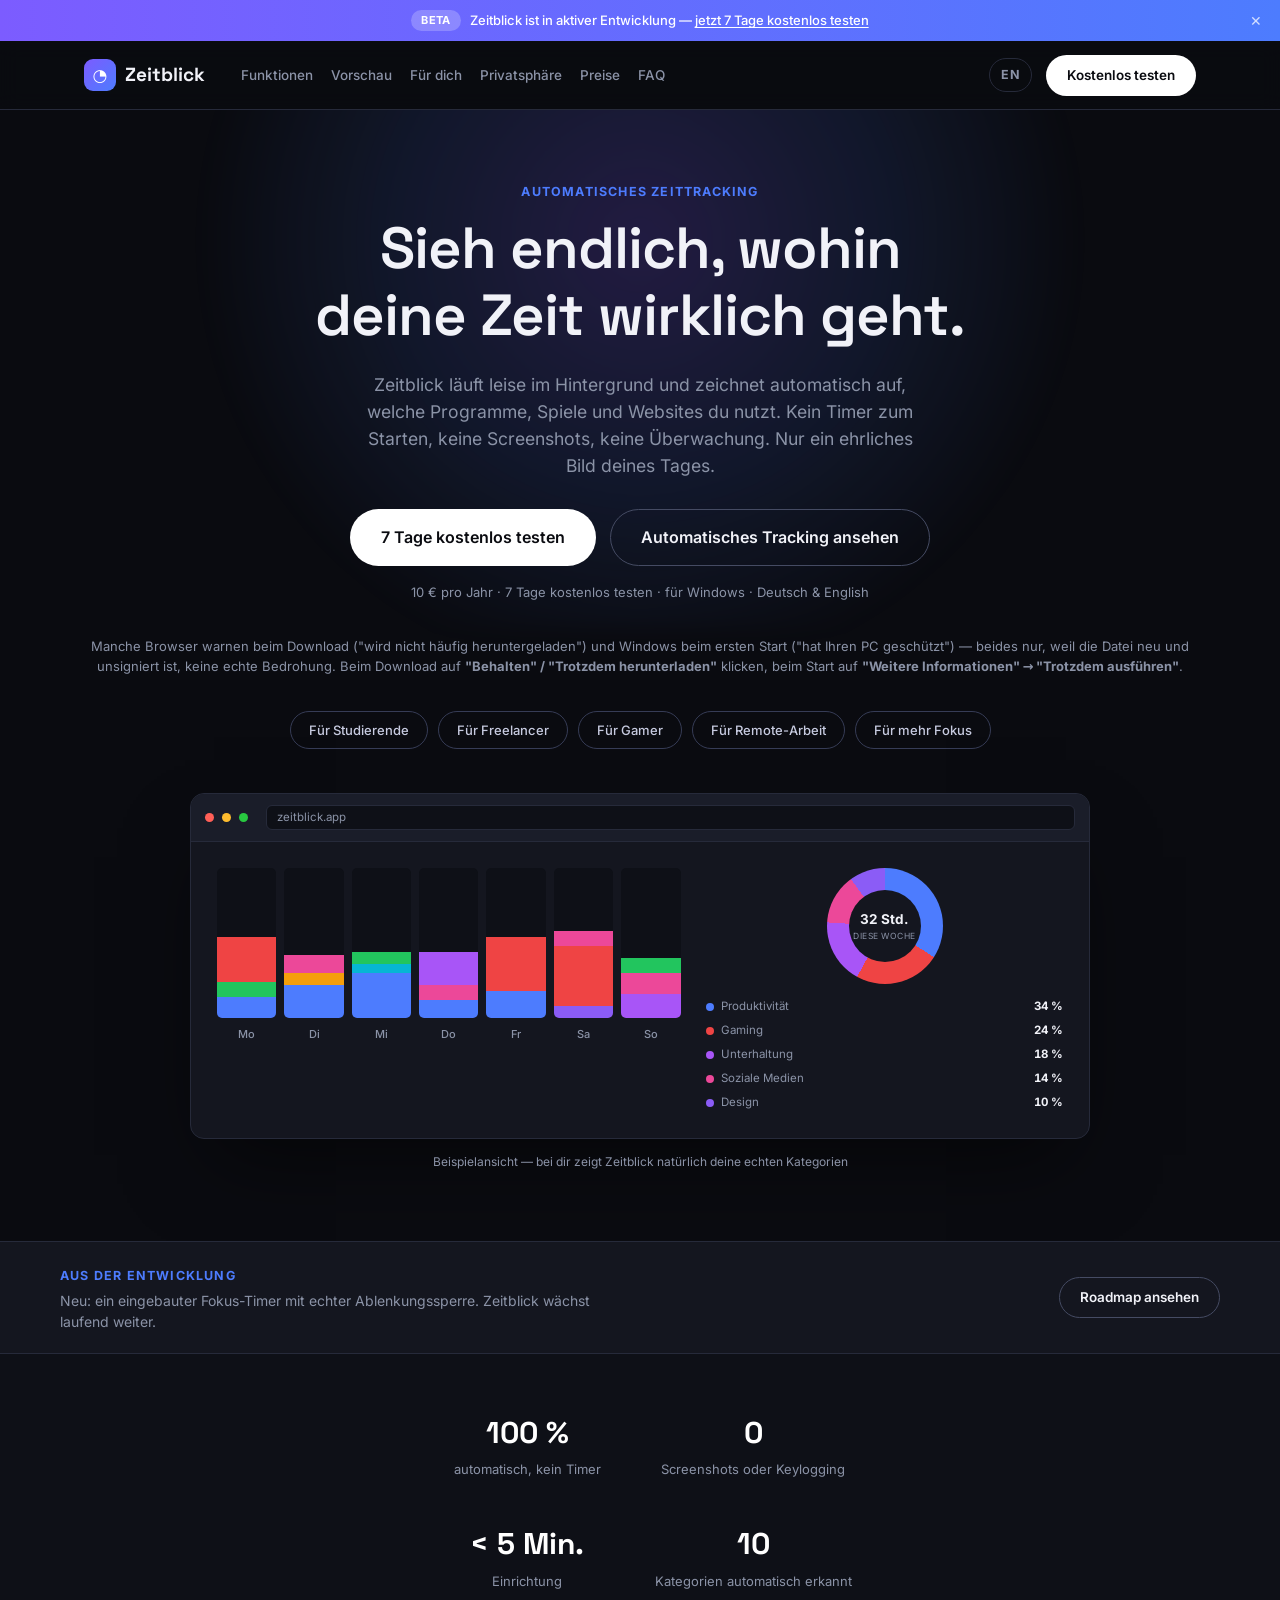
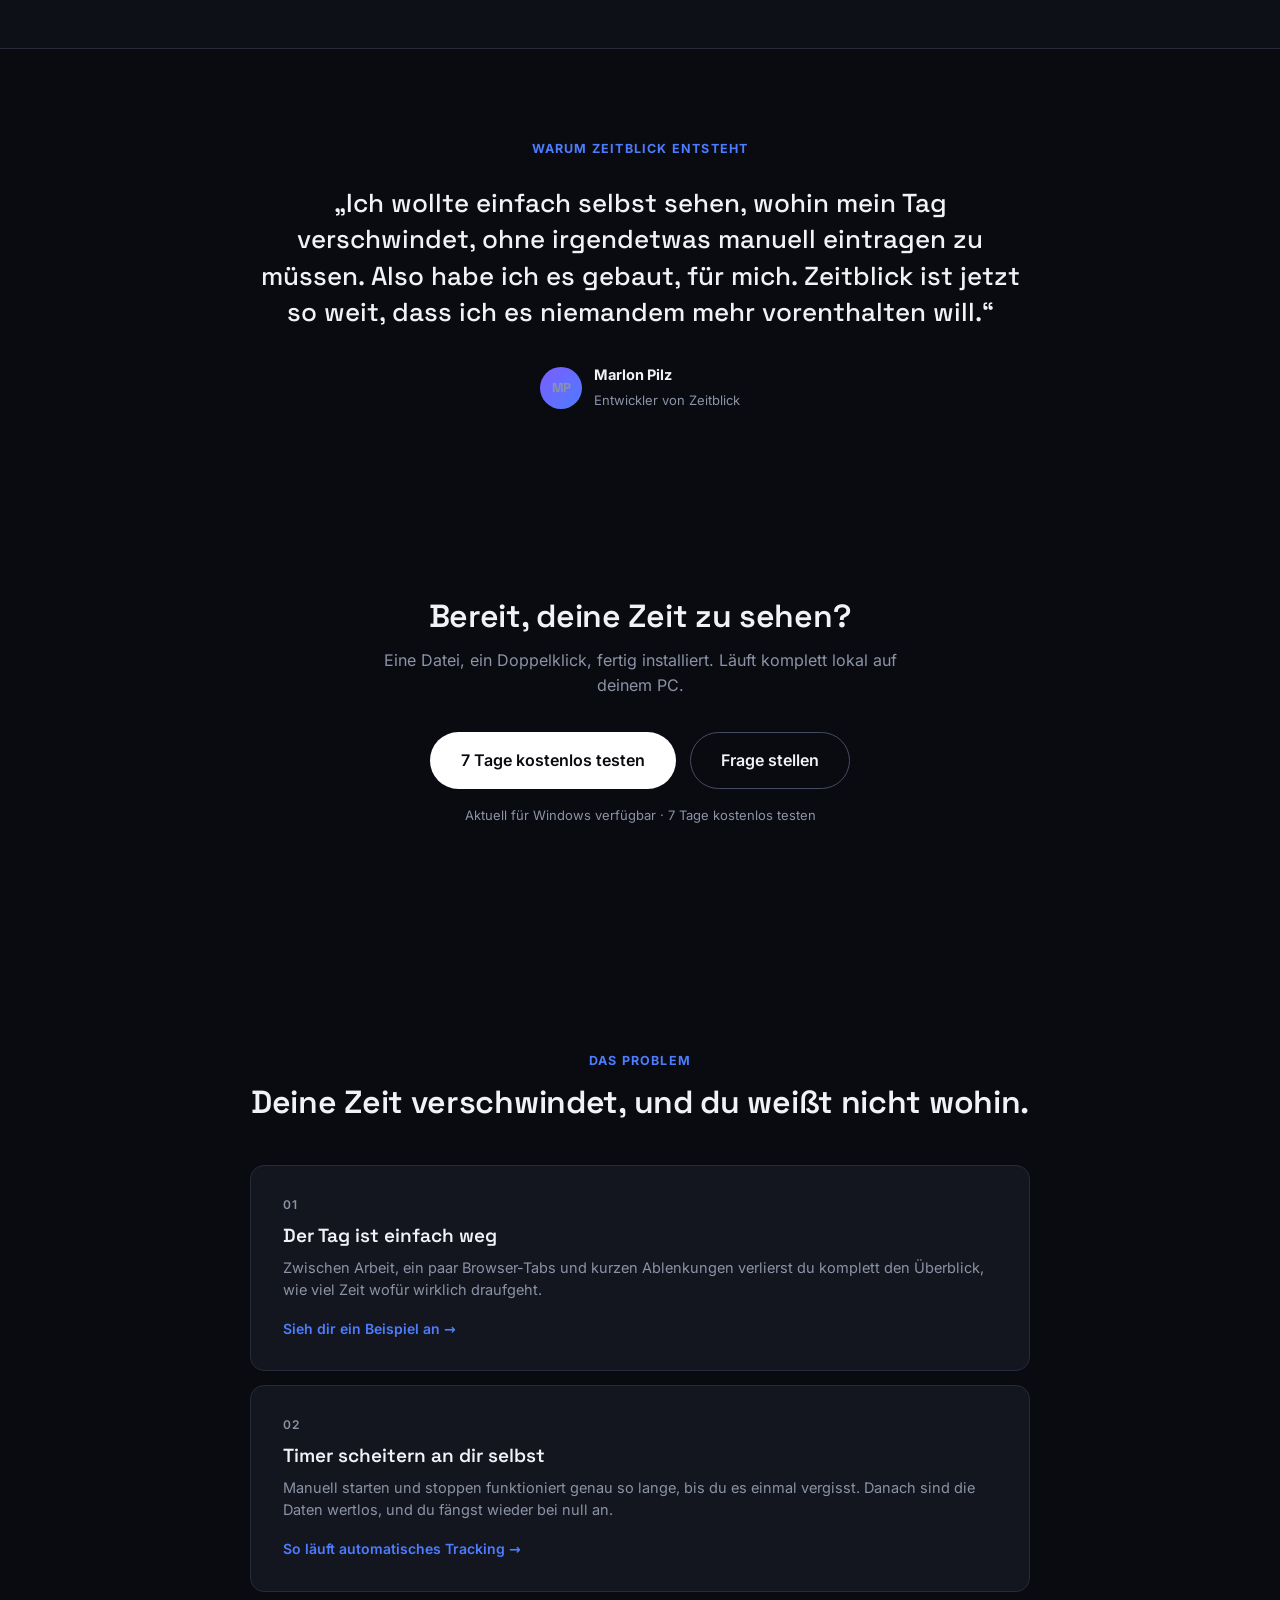
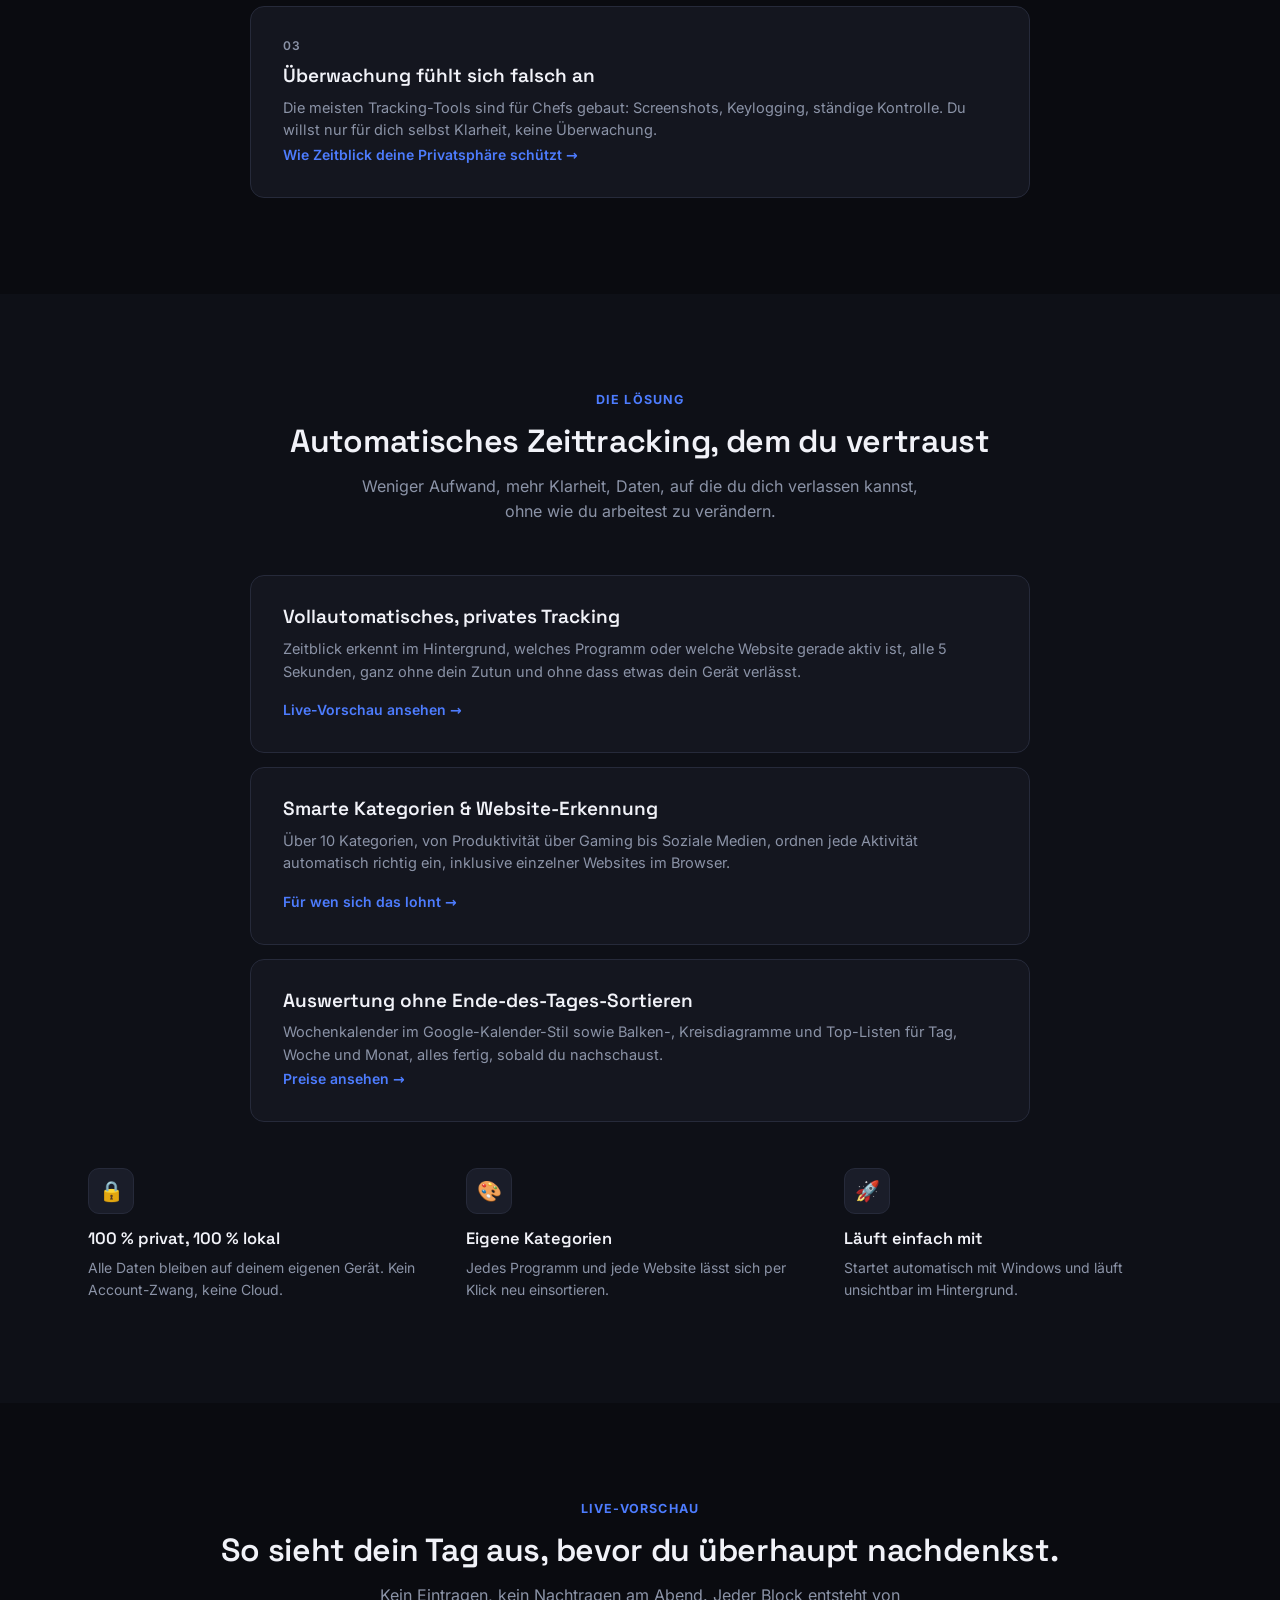
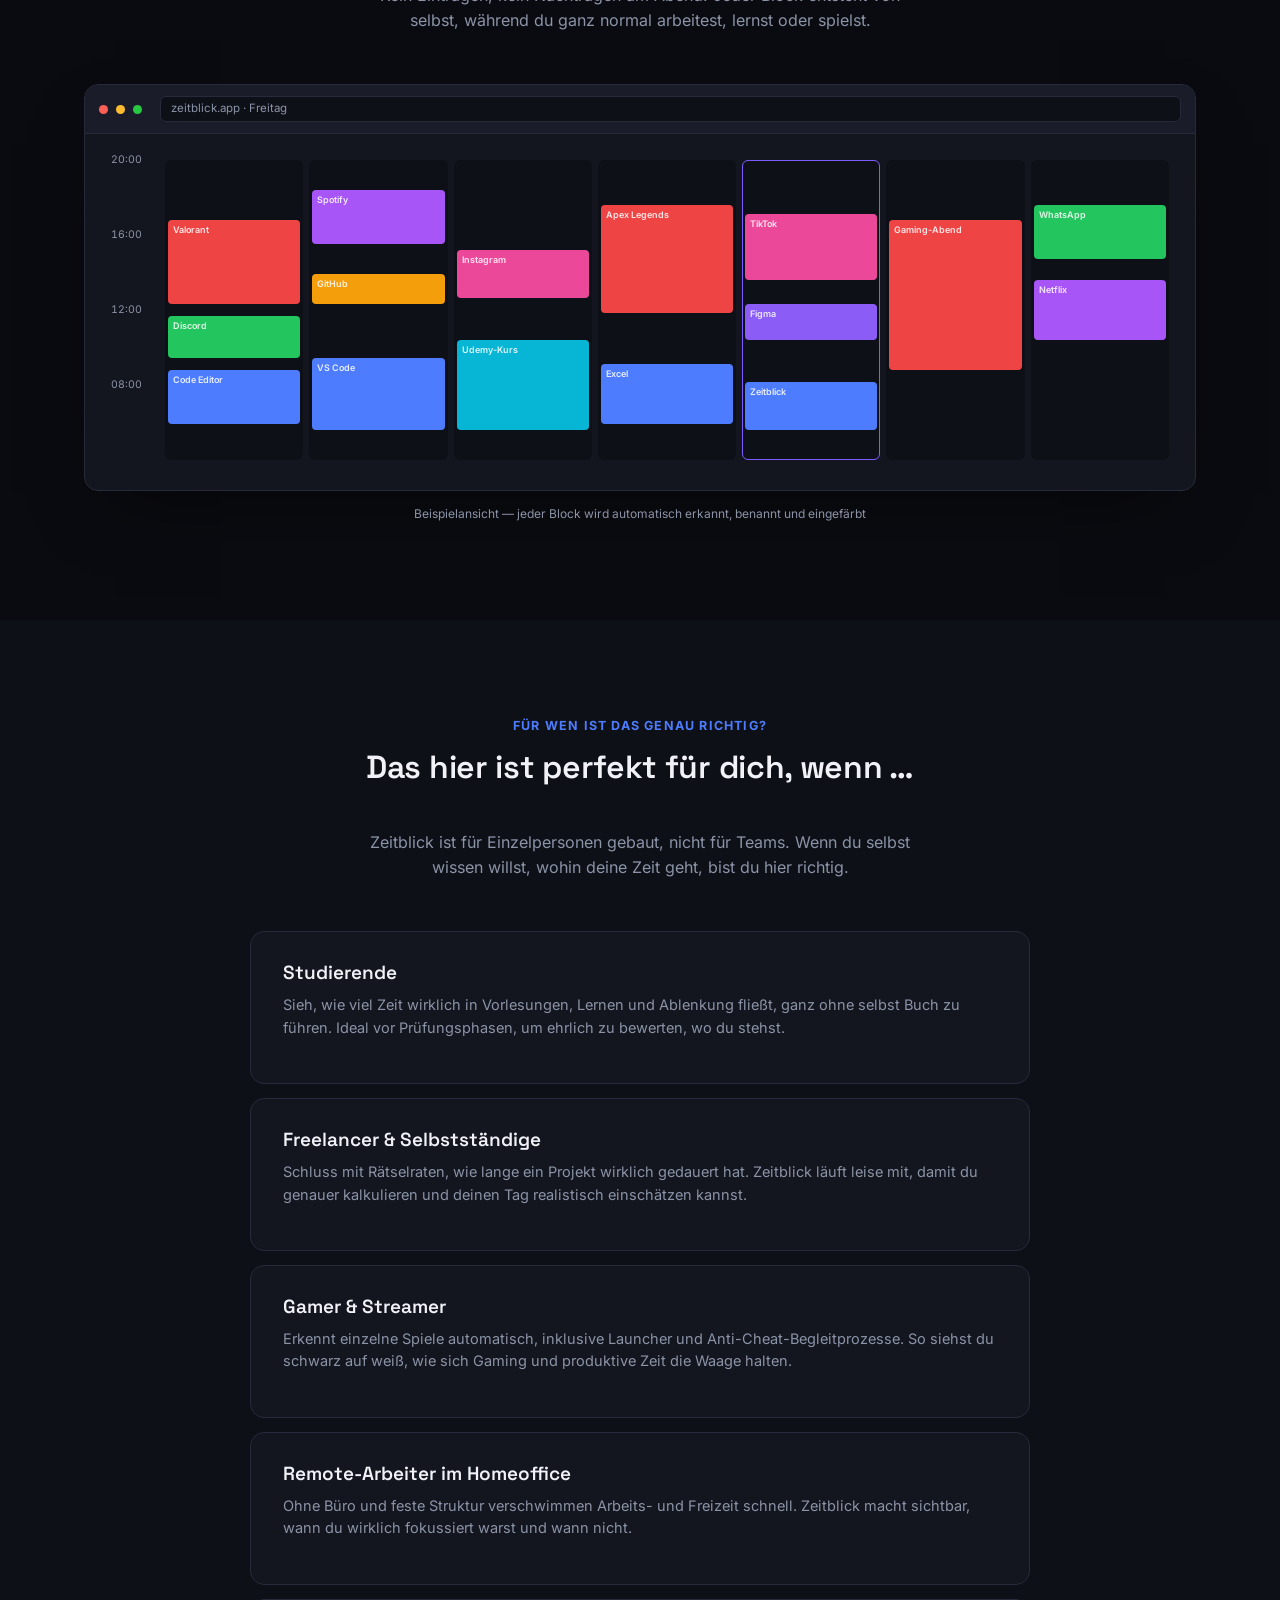
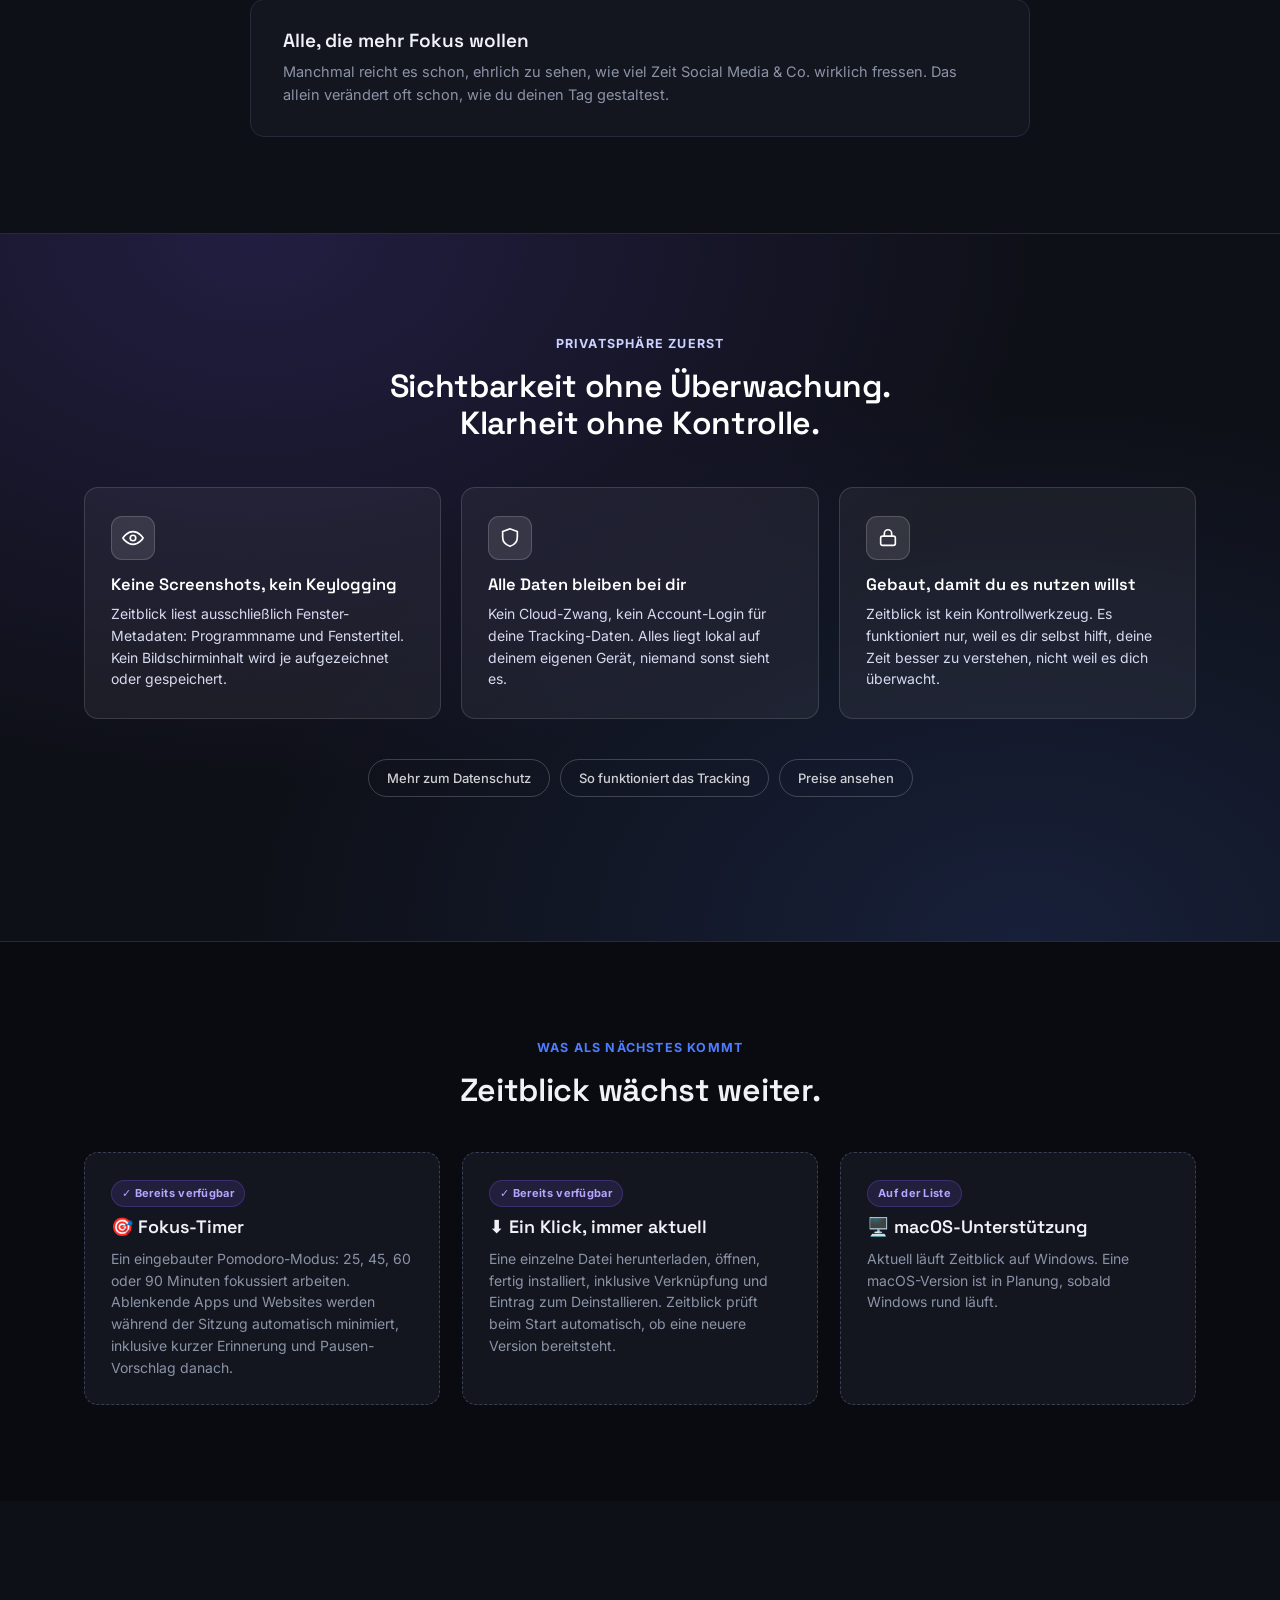
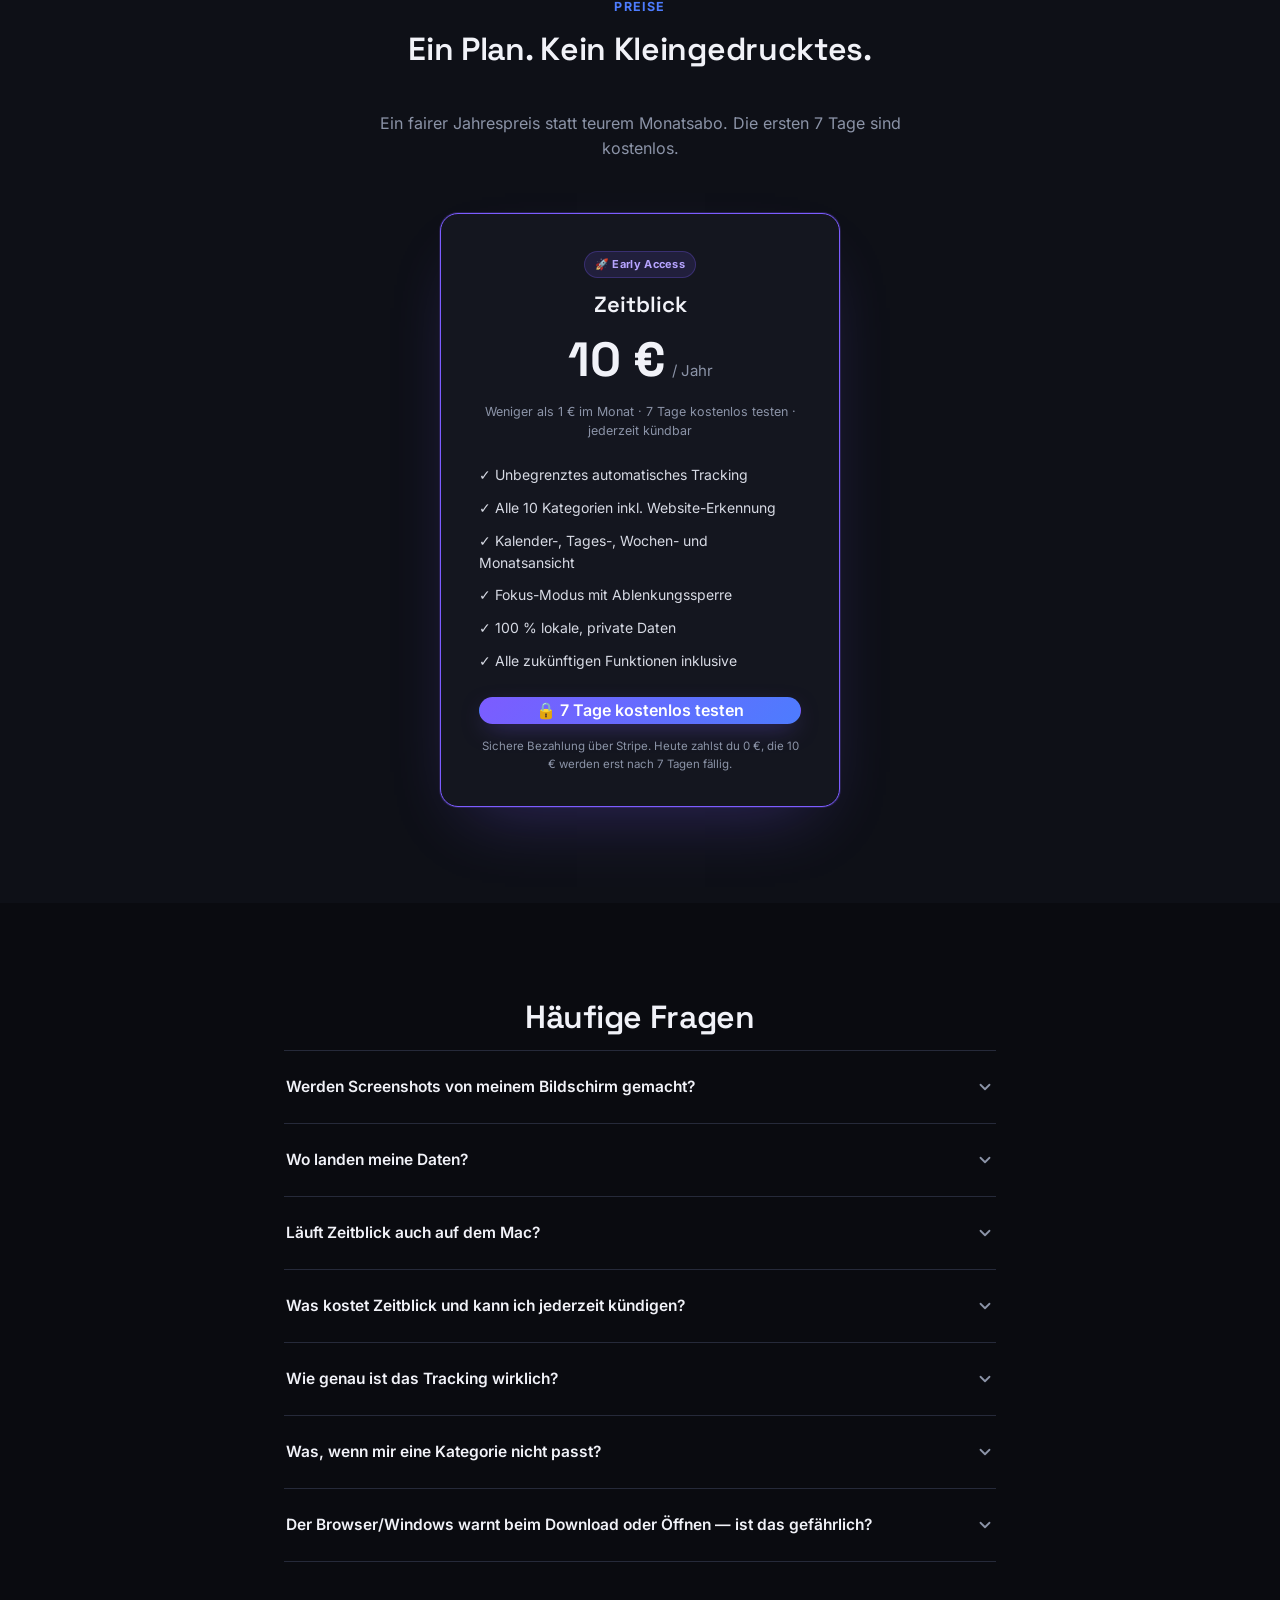
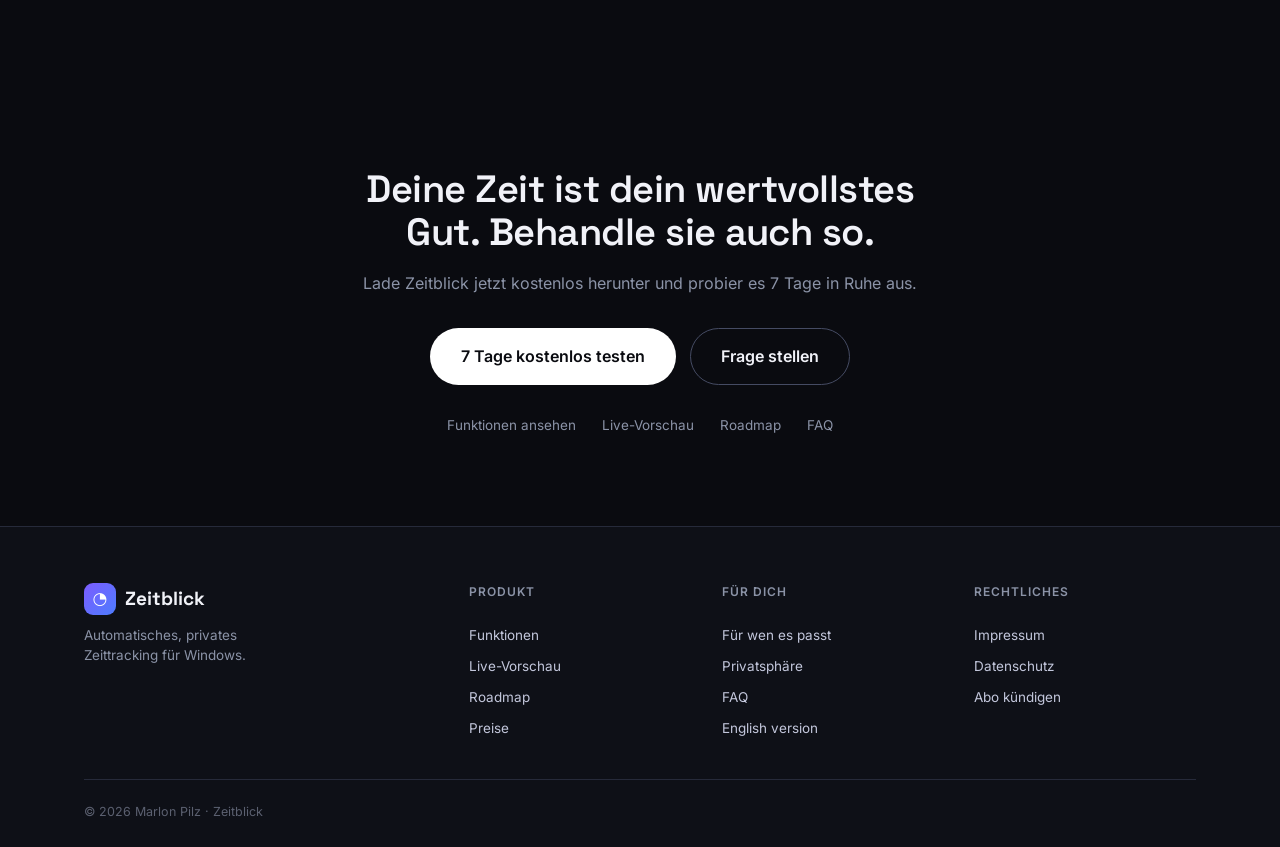
<file: index.html>
<!DOCTYPE html>
<html lang="de">
<head>
  <meta charset="UTF-8">
  <meta name="viewport" content="width=device-width, initial-scale=1.0">
  <title>Zeitblick – Automatisches Zeittracking für dich</title>
  <meta name="description" content="Zeitblick trackt automatisch jede App, jedes Spiel und jede Website und zeigt dir, wohin deine Zeit wirklich geht. Kein Timer, keine Screenshots, 100 % privat.">
  <meta name="robots" content="noindex">
  <link rel="alternate" hreflang="de" href="https://smaloxzs.github.io/zeitblick-landing/">
  <link rel="alternate" hreflang="en" href="https://smaloxzs.github.io/zeitblick-landing/en/">
  <link rel="alternate" hreflang="x-default" href="https://smaloxzs.github.io/zeitblick-landing/en/">
  <meta property="og:type" content="website">
  <meta property="og:site_name" content="Zeitblick">
  <meta property="og:title" content="Zeitblick: Sieh endlich, wohin deine Zeit wirklich geht">
  <meta property="og:description" content="Automatisches Zeittracking für Windows. Kein Timer, keine Screenshots, alles bleibt auf deinem PC. 7 Tage kostenlos testen, danach 10 € im Jahr.">
  <meta property="og:url" content="https://smaloxzs.github.io/zeitblick-landing/">
  <meta property="og:image" content="https://smaloxzs.github.io/zeitblick-landing/og-image.png">
  <meta property="og:image:width" content="1200">
  <meta property="og:image:height" content="630">
  <meta property="og:locale" content="de_DE">
  <meta name="twitter:card" content="summary_large_image">
  <link rel="icon" href="data:image/svg+xml,<svg xmlns='http://www.w3.org/2000/svg' viewBox='0 0 100 100'><text y='.9em' font-size='90'>⏱️</text></svg>">
  <link rel="stylesheet" href="style.css?v=7">
</head>
<body>

  <div class="top-banner" id="topBanner">
    <div class="top-banner-inner">
      <span class="top-banner-badge">Beta</span>
      <span>Zeitblick ist in aktiver Entwicklung — <a href="#preise">jetzt 7 Tage kostenlos testen</a></span>
    </div>
    <button class="top-banner-close" id="topBannerClose" aria-label="Hinweis schließen">✕</button>
  </div>

  <header class="site-header" id="top">
    <div class="container header-inner">
      <a href="#top" class="logo">
        <span class="logo-mark">◔</span>
        <span class="logo-text">Zeitblick</span>
      </a>
      <nav class="main-nav" id="mainNav">
        <a href="#funktionen">Funktionen</a>
        <a href="#vorschau">Vorschau</a>
        <a href="#fuerdich">Für dich</a>
        <a href="#privatsphaere">Privatsphäre</a>
        <a href="#preise">Preise</a>
        <a href="#faq">FAQ</a>
      </nav>
      <div class="header-actions">
        <a href="en/" class="lang-switch" hreflang="en" lang="en" title="English version">EN</a>
        <a href="https://buy.stripe.com/7sY9AU1iofcfcSf1mA2oE00" class="btn btn-pill-light btn-small">Kostenlos testen</a>
        <button class="nav-toggle" id="navToggle" aria-label="Menü öffnen" aria-expanded="false">
          <span></span><span></span><span></span>
        </button>
      </div>
    </div>
  </header>

  <main>

    <!-- ══════════ Hero ══════════ -->
    <section class="hero">
      <div class="hero-glow" aria-hidden="true"></div>
      <div class="container hero-inner-stack">
        <span class="eyebrow center">Automatisches Zeittracking</span>
        <h1 class="center">Sieh endlich, wohin<br>deine Zeit wirklich geht.</h1>
        <p class="hero-sub center">
          Zeitblick läuft leise im Hintergrund und zeichnet automatisch auf, welche
          Programme, Spiele und Websites du nutzt. Kein Timer zum Starten, keine
          Screenshots, keine Überwachung. Nur ein ehrliches Bild deines Tages.
        </p>
        <div class="hero-actions center">
          <a href="https://buy.stripe.com/7sY9AU1iofcfcSf1mA2oE00" class="btn btn-pill-light btn-large">7 Tage kostenlos testen</a>
          <a href="#vorschau" class="btn btn-pill-ghost btn-large">Automatisches Tracking ansehen</a>
        </div>
        <p class="hero-note center">10 € pro Jahr · 7 Tage kostenlos testen · für Windows · Deutsch &amp; English</p>
        <p class="hero-note center">Manche Browser warnen beim Download ("wird nicht häufig heruntergeladen") und Windows beim ersten Start ("hat Ihren PC geschützt") — beides nur, weil die Datei neu und unsigniert ist, keine echte Bedrohung. Beim Download auf <strong>"Behalten" / "Trotzdem herunterladen"</strong> klicken, beim Start auf <strong>"Weitere Informationen" → "Trotzdem ausführen"</strong>.</p>

        <div class="chip-row" id="fuerdich-chips">
          <a href="#fuerdich" class="chip">Für Studierende</a>
          <a href="#fuerdich" class="chip">Für Freelancer</a>
          <a href="#fuerdich" class="chip">Für Gamer</a>
          <a href="#fuerdich" class="chip">Für Remote-Arbeit</a>
          <a href="#fuerdich" class="chip">Für mehr Fokus</a>
        </div>

        <div class="hero-visual">
          <div class="browser-card">
            <div class="browser-bar">
              <span class="dot r"></span><span class="dot y"></span><span class="dot g"></span>
              <span class="browser-url">zeitblick.app</span>
            </div>
            <div class="browser-body">
              <div class="mini-week" role="img" aria-label="Beispielhafte Wochenübersicht nach Kategorien">
                <div class="mini-day"><div class="mini-bar">
                  <span style="height:14%;background:var(--cat-produktiv)"></span>
                  <span style="height:10%;background:var(--cat-kommunikation)"></span>
                  <span style="height:30%;background:var(--cat-gaming)"></span>
                </div><b>Mo</b></div>
                <div class="mini-day"><div class="mini-bar">
                  <span style="height:22%;background:var(--cat-produktiv)"></span>
                  <span style="height:8%;background:var(--cat-browsing)"></span>
                  <span style="height:12%;background:var(--cat-sozial)"></span>
                </div><b>Di</b></div>
                <div class="mini-day"><div class="mini-bar">
                  <span style="height:30%;background:var(--cat-produktiv)"></span>
                  <span style="height:6%;background:var(--cat-lernen)"></span>
                  <span style="height:8%;background:var(--cat-kommunikation)"></span>
                </div><b>Mi</b></div>
                <div class="mini-day"><div class="mini-bar">
                  <span style="height:12%;background:var(--cat-produktiv)"></span>
                  <span style="height:10%;background:var(--cat-sozial)"></span>
                  <span style="height:22%;background:var(--cat-unterhaltung)"></span>
                </div><b>Do</b></div>
                <div class="mini-day"><div class="mini-bar">
                  <span style="height:18%;background:var(--cat-produktiv)"></span>
                  <span style="height:36%;background:var(--cat-gaming)"></span>
                </div><b>Fr</b></div>
                <div class="mini-day"><div class="mini-bar">
                  <span style="height:8%;background:var(--cat-design)"></span>
                  <span style="height:40%;background:var(--cat-gaming)"></span>
                  <span style="height:10%;background:var(--cat-sozial)"></span>
                </div><b>Sa</b></div>
                <div class="mini-day"><div class="mini-bar">
                  <span style="height:16%;background:var(--cat-unterhaltung)"></span>
                  <span style="height:14%;background:var(--cat-sozial)"></span>
                  <span style="height:10%;background:var(--cat-kommunikation)"></span>
                </div><b>So</b></div>
              </div>
              <div class="mini-stats">
                <div class="mini-donut" style="background: conic-gradient(
                  var(--cat-produktiv) 0% 34%,
                  var(--cat-gaming) 34% 58%,
                  var(--cat-unterhaltung) 58% 76%,
                  var(--cat-sozial) 76% 90%,
                  var(--cat-design) 90% 100%)">
                  <div class="mini-donut-hole">
                    <b>32 Std.</b>
                    <span>diese Woche</span>
                  </div>
                </div>
                <div class="mini-legend">
                  <div><span class="dot" style="background:var(--cat-produktiv)"></span>Produktivität<b>34 %</b></div>
                  <div><span class="dot" style="background:var(--cat-gaming)"></span>Gaming<b>24 %</b></div>
                  <div><span class="dot" style="background:var(--cat-unterhaltung)"></span>Unterhaltung<b>18 %</b></div>
                  <div><span class="dot" style="background:var(--cat-sozial)"></span>Soziale Medien<b>14 %</b></div>
                  <div><span class="dot" style="background:var(--cat-design)"></span>Design<b>10 %</b></div>
                </div>
              </div>
            </div>
          </div>
          <p class="visual-caption center">Beispielansicht — bei dir zeigt Zeitblick natürlich deine echten Kategorien</p>
        </div>
      </div>
    </section>

    <!-- ══════════ Mini-Teaser ══════════ -->
    <div class="teaser-bar">
      <div class="container teaser-inner">
        <div>
          <span class="eyebrow">Aus der Entwicklung</span>
          <p>Neu: ein eingebauter Fokus-Timer mit echter Ablenkungssperre. Zeitblick wächst laufend weiter.</p>
        </div>
        <a href="#roadmap" class="btn btn-pill-ghost btn-small">Roadmap ansehen</a>
      </div>
    </div>

    <!-- ══════════ Trust-Leiste ══════════ -->
    <section class="trust-bar">
      <div class="container trust-grid">
        <div><b>100 %</b><span>automatisch, kein Timer</span></div>
        <div><b>0</b><span>Screenshots oder Keylogging</span></div>
        <div><b>&lt; 5 Min.</b><span>Einrichtung</span></div>
        <div><b>10</b><span>Kategorien automatisch erkannt</span></div>
      </div>
    </section>

    <!-- ══════════ Founder-Zitat ══════════ -->
    <section class="quote-section">
      <div class="container center">
        <span class="eyebrow center">Warum Zeitblick entsteht</span>
        <blockquote>
          „Ich wollte einfach selbst sehen, wohin mein Tag verschwindet, ohne
          irgendetwas manuell eintragen zu müssen. Also habe ich es gebaut, für
          mich. Zeitblick ist jetzt so weit, dass ich es niemandem mehr vorenthalten will.“
        </blockquote>
        <div class="quote-author">
          <span class="avatar-initial">MP</span>
          <div>
            <b>Marlon Pilz</b>
            <span>Entwickler von Zeitblick</span>
          </div>
        </div>
      </div>
    </section>

    <!-- ══════════ Download-artige Zwischen-CTA ══════════ -->
    <section class="section download-cta">
      <div class="container center">
        <h2 class="section-title">Bereit, deine Zeit zu sehen?</h2>
        <p class="section-sub">Eine Datei, ein Doppelklick, fertig installiert. Läuft komplett lokal auf deinem PC.</p>
        <div class="hero-actions center">
          <a href="https://buy.stripe.com/7sY9AU1iofcfcSf1mA2oE00" class="btn btn-pill-light btn-large">7 Tage kostenlos testen</a>
          <a href="mailto:Zeitblick.mp@gmail.com?subject=Frage%20zu%20Zeitblick" class="btn btn-pill-ghost btn-large">Frage stellen</a>
        </div>
        <p class="hero-note">Aktuell für Windows verfügbar · 7 Tage kostenlos testen</p>
      </div>
    </section>

    <!-- ══════════ Problem ══════════ -->
    <section class="section" id="problem">
      <div class="container">
        <span class="eyebrow center">Das Problem</span>
        <h2 class="section-title center">Deine Zeit verschwindet, und du weißt nicht wohin.</h2>
        <div class="stacked-list">
          <div class="stacked-card">
            <span class="stacked-num">01</span>
            <h3>Der Tag ist einfach weg</h3>
            <p>Zwischen Arbeit, ein paar Browser-Tabs und kurzen Ablenkungen verlierst du komplett den Überblick, wie viel Zeit wofür wirklich draufgeht.</p>
            <a href="#vorschau" class="link-arrow">Sieh dir ein Beispiel an →</a>
          </div>
          <div class="stacked-card">
            <span class="stacked-num">02</span>
            <h3>Timer scheitern an dir selbst</h3>
            <p>Manuell starten und stoppen funktioniert genau so lange, bis du es einmal vergisst. Danach sind die Daten wertlos, und du fängst wieder bei null an.</p>
            <a href="#funktionen" class="link-arrow">So läuft automatisches Tracking →</a>
          </div>
          <div class="stacked-card">
            <span class="stacked-num">03</span>
            <h3>Überwachung fühlt sich falsch an</h3>
            <p>Die meisten Tracking-Tools sind für Chefs gebaut: Screenshots, Keylogging, ständige Kontrolle. Du willst nur für dich selbst Klarheit, keine Überwachung.</p>
            <a href="#privatsphaere" class="link-arrow">Wie Zeitblick deine Privatsphäre schützt →</a>
          </div>
        </div>
      </div>
    </section>

    <!-- ══════════ Lösung ══════════ -->
    <section class="section section-alt" id="funktionen">
      <div class="container">
        <span class="eyebrow center">Die Lösung</span>
        <h2 class="section-title center">Automatisches Zeittracking, dem du vertraust</h2>
        <p class="section-sub center">Weniger Aufwand, mehr Klarheit, Daten, auf die du dich verlassen kannst, ohne wie du arbeitest zu verändern.</p>

        <div class="stacked-list">
          <div class="stacked-card">
            <h3>Vollautomatisches, privates Tracking</h3>
            <p>Zeitblick erkennt im Hintergrund, welches Programm oder welche Website gerade aktiv ist, alle 5 Sekunden, ganz ohne dein Zutun und ohne dass etwas dein Gerät verlässt.</p>
            <a href="#vorschau" class="link-arrow">Live-Vorschau ansehen →</a>
          </div>
          <div class="stacked-card">
            <h3>Smarte Kategorien & Website-Erkennung</h3>
            <p>Über 10 Kategorien, von Produktivität über Gaming bis Soziale Medien, ordnen jede Aktivität automatisch richtig ein, inklusive einzelner Websites im Browser.</p>
            <a href="#fuerdich" class="link-arrow">Für wen sich das lohnt →</a>
          </div>
          <div class="stacked-card">
            <h3>Auswertung ohne Ende-des-Tages-Sortieren</h3>
            <p>Wochenkalender im Google-Kalender-Stil sowie Balken-, Kreisdiagramme und Top-Listen für Tag, Woche und Monat, alles fertig, sobald du nachschaust.</p>
            <a href="#preise" class="link-arrow">Preise ansehen →</a>
          </div>
        </div>

        <div class="card-grid three feature-grid">
          <div class="feature">
            <div class="feature-icon">🔒</div>
            <h3>100 % privat, 100 % lokal</h3>
            <p>Alle Daten bleiben auf deinem eigenen Gerät. Kein Account-Zwang, keine Cloud.</p>
          </div>
          <div class="feature">
            <div class="feature-icon">🎨</div>
            <h3>Eigene Kategorien</h3>
            <p>Jedes Programm und jede Website lässt sich per Klick neu einsortieren.</p>
          </div>
          <div class="feature">
            <div class="feature-icon">🚀</div>
            <h3>Läuft einfach mit</h3>
            <p>Startet automatisch mit Windows und läuft unsichtbar im Hintergrund.</p>
          </div>
        </div>
      </div>
    </section>

    <!-- ══════════ Live-Vorschau ══════════ -->
    <section class="section" id="vorschau">
      <div class="container">
        <span class="eyebrow center">Live-Vorschau</span>
        <h2 class="section-title center">So sieht dein Tag aus, bevor du überhaupt nachdenkst.</h2>
        <p class="section-sub center">Kein Eintragen, kein Nachtragen am Abend. Jeder Block entsteht von selbst, während du ganz normal arbeitest, lernst oder spielst.</p>

        <div class="preview-card">
          <div class="browser-bar">
            <span class="dot r"></span><span class="dot y"></span><span class="dot g"></span>
            <span class="browser-url">zeitblick.app · Freitag</span>
          </div>
          <div class="cal-preview">
            <div class="cal-axis">
              <span style="top:0%">20:00</span>
              <span style="top:25%">16:00</span>
              <span style="top:50%">12:00</span>
              <span style="top:75%">08:00</span>
            </div>
            <div class="cal-days" role="img" aria-label="Beispielhafter Tagesablauf mit farbigen Kategorie-Blöcken">
              <div class="cal-col">
                <span class="blk" style="top:70%;height:18%;background:var(--cat-produktiv)">Code Editor</span>
                <span class="blk" style="top:52%;height:14%;background:var(--cat-kommunikation)">Discord</span>
                <span class="blk" style="top:20%;height:28%;background:var(--cat-gaming)">Valorant</span>
              </div>
              <div class="cal-col">
                <span class="blk" style="top:66%;height:24%;background:var(--cat-produktiv)">VS Code</span>
                <span class="blk" style="top:38%;height:10%;background:var(--cat-browsing)">GitHub</span>
                <span class="blk" style="top:10%;height:18%;background:var(--cat-unterhaltung)">Spotify</span>
              </div>
              <div class="cal-col">
                <span class="blk" style="top:60%;height:30%;background:var(--cat-lernen)">Udemy-Kurs</span>
                <span class="blk" style="top:30%;height:16%;background:var(--cat-sozial)">Instagram</span>
              </div>
              <div class="cal-col">
                <span class="blk" style="top:68%;height:20%;background:var(--cat-produktiv)">Excel</span>
                <span class="blk" style="top:15%;height:36%;background:var(--cat-gaming)">Apex Legends</span>
              </div>
              <div class="cal-col cal-col-today">
                <span class="blk" style="top:74%;height:16%;background:var(--cat-produktiv)">Zeitblick</span>
                <span class="blk" style="top:48%;height:12%;background:var(--cat-design)">Figma</span>
                <span class="blk" style="top:18%;height:22%;background:var(--cat-sozial)">TikTok</span>
              </div>
              <div class="cal-col">
                <span class="blk" style="top:20%;height:50%;background:var(--cat-gaming)">Gaming-Abend</span>
              </div>
              <div class="cal-col">
                <span class="blk" style="top:40%;height:20%;background:var(--cat-unterhaltung)">Netflix</span>
                <span class="blk" style="top:15%;height:18%;background:var(--cat-kommunikation)">WhatsApp</span>
              </div>
            </div>
          </div>
        </div>
        <p class="visual-caption center">Beispielansicht — jeder Block wird automatisch erkannt, benannt und eingefärbt</p>
      </div>
    </section>

    <!-- ══════════ Für wen (Personas) ══════════ -->
    <section class="section section-alt" id="fuerdich">
      <div class="container">
        <span class="eyebrow center">Für wen ist das genau richtig?</span>
        <h2 class="section-title center">Das hier ist perfekt für dich, wenn …</h2>
        <p class="section-sub center">Zeitblick ist für Einzelpersonen gebaut, nicht für Teams. Wenn du selbst wissen willst, wohin deine Zeit geht, bist du hier richtig.</p>

        <div class="stacked-list">
          <div class="stacked-card">
            <h3>Studierende</h3>
            <p>Sieh, wie viel Zeit wirklich in Vorlesungen, Lernen und Ablenkung fließt, ganz ohne selbst Buch zu führen. Ideal vor Prüfungsphasen, um ehrlich zu bewerten, wo du stehst.</p>
          </div>
          <div class="stacked-card">
            <h3>Freelancer & Selbstständige</h3>
            <p>Schluss mit Rätselraten, wie lange ein Projekt wirklich gedauert hat. Zeitblick läuft leise mit, damit du genauer kalkulieren und deinen Tag realistisch einschätzen kannst.</p>
          </div>
          <div class="stacked-card">
            <h3>Gamer & Streamer</h3>
            <p>Erkennt einzelne Spiele automatisch, inklusive Launcher und Anti-Cheat-Begleitprozesse. So siehst du schwarz auf weiß, wie sich Gaming und produktive Zeit die Waage halten.</p>
          </div>
          <div class="stacked-card">
            <h3>Remote-Arbeiter im Homeoffice</h3>
            <p>Ohne Büro und feste Struktur verschwimmen Arbeits- und Freizeit schnell. Zeitblick macht sichtbar, wann du wirklich fokussiert warst und wann nicht.</p>
          </div>
          <div class="stacked-card">
            <h3>Alle, die mehr Fokus wollen</h3>
            <p>Manchmal reicht es schon, ehrlich zu sehen, wie viel Zeit Social Media & Co. wirklich fressen. Das allein verändert oft schon, wie du deinen Tag gestaltest.</p>
          </div>
        </div>
      </div>
    </section>

    <!-- ══════════ Privatsphäre ══════════ -->
    <section class="privacy-section" id="privatsphaere">
      <div class="container">
        <span class="eyebrow center light">Privatsphäre zuerst</span>
        <h2 class="section-title center light">Sichtbarkeit ohne Überwachung.<br>Klarheit ohne Kontrolle.</h2>

        <div class="privacy-grid">
          <div class="privacy-card">
            <div class="privacy-icon">
              <svg width="22" height="22" viewBox="0 0 24 24" fill="none" stroke="#fff" stroke-width="1.8"><path d="M1 12s4-7 11-7 11 7 11 7-4 7-11 7-11-7-11-7Z"/><circle cx="12" cy="12" r="3"/></svg>
            </div>
            <h3>Keine Screenshots, kein Keylogging</h3>
            <p>Zeitblick liest ausschließlich Fenster-Metadaten: Programmname und Fenstertitel. Kein Bildschirminhalt wird je aufgezeichnet oder gespeichert.</p>
          </div>
          <div class="privacy-card">
            <div class="privacy-icon">
              <svg width="22" height="22" viewBox="0 0 24 24" fill="none" stroke="#fff" stroke-width="1.8"><path d="M12 2 4 5v6c0 5 3.4 8.7 8 10 4.6-1.3 8-5 8-10V5l-8-3Z"/></svg>
            </div>
            <h3>Alle Daten bleiben bei dir</h3>
            <p>Kein Cloud-Zwang, kein Account-Login für deine Tracking-Daten. Alles liegt lokal auf deinem eigenen Gerät, niemand sonst sieht es.</p>
          </div>
          <div class="privacy-card">
            <div class="privacy-icon">
              <svg width="22" height="22" viewBox="0 0 24 24" fill="none" stroke="#fff" stroke-width="1.8"><rect x="4" y="10" width="16" height="10" rx="2"/><path d="M8 10V7a4 4 0 0 1 8 0v3"/></svg>
            </div>
            <h3>Gebaut, damit du es nutzen willst</h3>
            <p>Zeitblick ist kein Kontrollwerkzeug. Es funktioniert nur, weil es dir selbst hilft, deine Zeit besser zu verstehen, nicht weil es dich überwacht.</p>
          </div>
        </div>

        <div class="chip-row center">
          <a href="#faq" class="chip chip-light">Mehr zum Datenschutz</a>
          <a href="#funktionen" class="chip chip-light">So funktioniert das Tracking</a>
          <a href="#preise" class="chip chip-light">Preise ansehen</a>
        </div>
      </div>
    </section>

    <!-- ══════════ Roadmap ══════════ -->
    <section class="section" id="roadmap">
      <div class="container">
        <span class="eyebrow center">Was als Nächstes kommt</span>
        <h2 class="section-title center">Zeitblick wächst weiter.</h2>
        <div class="card-grid three">
          <div class="roadmap-card">
            <span class="badge-soon">✓ Bereits verfügbar</span>
            <h3>🎯 Fokus-Timer</h3>
            <p>Ein eingebauter Pomodoro-Modus: 25, 45, 60 oder 90 Minuten fokussiert arbeiten. Ablenkende Apps und Websites werden während der Sitzung automatisch minimiert, inklusive kurzer Erinnerung und Pausen-Vorschlag danach.</p>
          </div>
          <div class="roadmap-card">
            <span class="badge-soon">✓ Bereits verfügbar</span>
            <h3>⬇️ Ein Klick, immer aktuell</h3>
            <p>Eine einzelne Datei herunterladen, öffnen, fertig installiert, inklusive Verknüpfung und Eintrag zum Deinstallieren. Zeitblick prüft beim Start automatisch, ob eine neuere Version bereitsteht.</p>
          </div>
          <div class="roadmap-card">
            <span class="badge-soon">Auf der Liste</span>
            <h3>🖥️ macOS-Unterstützung</h3>
            <p>Aktuell läuft Zeitblick auf Windows. Eine macOS-Version ist in Planung, sobald Windows rund läuft.</p>
          </div>
        </div>
      </div>
    </section>

    <!-- ══════════ Preise ══════════ -->
    <section class="section section-alt" id="preise">
      <div class="container">
        <span class="eyebrow center">Preise</span>
        <h2 class="section-title center">Ein Plan. Kein Kleingedrucktes.</h2>
        <p class="section-sub center">Ein fairer Jahrespreis statt teurem Monatsabo. Die ersten 7 Tage sind kostenlos.</p>

        <div class="pricing-wrap">
          <div class="pricing-card">
            <span class="badge-soon">🚀 Early Access</span>
            <h3>Zeitblick</h3>
            <div class="price"><span class="price-amount">10 €</span><span class="price-period">/ Jahr</span></div>
            <p class="price-note">Weniger als 1 € im Monat · 7 Tage kostenlos testen · jederzeit kündbar</p>
            <ul class="price-features">
              <li>✓ Unbegrenztes automatisches Tracking</li>
              <li>✓ Alle 10 Kategorien inkl. Website-Erkennung</li>
              <li>✓ Kalender-, Tages-, Wochen- und Monatsansicht</li>
              <li>✓ Fokus-Modus mit Ablenkungssperre</li>
              <li>✓ 100 % lokale, private Daten</li>
              <li>✓ Alle zukünftigen Funktionen inklusive</li>
            </ul>

            <a href="https://buy.stripe.com/7sY9AU1iofcfcSf1mA2oE00" class="btn btn-pill-solid" style="width:100%;margin-bottom:14px">🔒 7 Tage kostenlos testen</a>

            <p class="waitlist-note">Sichere Bezahlung über Stripe. Heute zahlst du 0 €, die 10 € werden erst nach 7 Tagen fällig.</p>
          </div>
        </div>
      </div>
    </section>

    <!-- ══════════ FAQ ══════════ -->
    <section class="section" id="faq">
      <div class="container narrow">
        <h2 class="section-title center">Häufige Fragen</h2>

        <div class="faq-list">
          <details class="faq-item">
            <summary>Werden Screenshots von meinem Bildschirm gemacht?<span class="chev"></span></summary>
            <p>Nein. Zeitblick liest ausschließlich Fenster-Metadaten, also den Programmnamen und den Fenstertitel. Es gibt keine Screenshots, kein Keylogging und keine Bildschirmaufnahme, weder gespeichert noch übertragen.</p>
          </details>
          <details class="faq-item">
            <summary>Wo landen meine Daten?<span class="chev"></span></summary>
            <p>Ausschließlich lokal auf deinem eigenen Gerät. Es gibt keine Cloud-Anbindung und keinen Account-Zwang für deine Tracking-Daten. Niemand außer dir sieht, was du wann gemacht hast.</p>
          </details>
          <details class="faq-item">
            <summary>Läuft Zeitblick auch auf dem Mac?<span class="chev"></span></summary>
            <p>Aktuell ist Zeitblick für Windows gebaut. Eine macOS-Version steht auf der Roadmap, sobald die Windows-Version rund läuft.</p>
          </details>
          <details class="faq-item">
            <summary>Was kostet Zeitblick und kann ich jederzeit kündigen?<span class="chev"></span></summary>
            <p>Zeitblick kostet 10 € pro Jahr, die ersten 7 Tage sind kostenlos. Kündigen kannst du jederzeit, dein Abo verlängert sich dann einfach nicht mehr. Deine bereits erfassten Daten bleiben lokal auf deinem Gerät. <a href="kuendigen.html">So kündigst du</a>.</p>
          </details>
          <details class="faq-item">
            <summary>Wie genau ist das Tracking wirklich?<span class="chev"></span></summary>
            <p>Zeitblick prüft alle 5 Sekunden, welches Fenster aktiv ist, und erkennt automatisch Leerlaufzeiten ab 3 Minuten ohne Maus- oder Tastatureingabe. Für den Alltag ist das genau genug, ohne dich mit Detailgenauigkeit auf die Sekunde zu belasten.</p>
          </details>
          <details class="faq-item">
            <summary>Was, wenn mir eine Kategorie nicht passt?<span class="chev"></span></summary>
            <p>Jedes Programm und jede Website lässt sich per Klick in eine andere Kategorie verschieben. Deine Anpassung gilt sofort und dauerhaft.</p>
          </details>
          <details class="faq-item">
            <summary>Der Browser/Windows warnt beim Download oder Öffnen — ist das gefährlich?<span class="chev"></span></summary>
            <p>Nein. Sowohl die Download-Warnung ("wird nicht häufig heruntergeladen") als auch "Windows hat Ihren PC geschützt" erscheinen, weil die Datei noch neu und nicht mit einem kostenpflichtigen Zertifikat signiert ist — nicht wegen eines echten Fundes. Beim Download auf "Behalten"/"Trotzdem herunterladen" klicken, beim Öffnen auf "Weitere Informationen" und dann "Trotzdem ausführen".</p>
          </details>
        </div>
      </div>
    </section>

    <!-- ══════════ Finale CTA ══════════ -->
    <section class="final-cta">
      <div class="container center">
        <h2>Deine Zeit ist dein wertvollstes<br>Gut. Behandle sie auch so.</h2>
        <p>Lade Zeitblick jetzt kostenlos herunter und probier es 7 Tage in Ruhe aus.</p>
        <div class="hero-actions center">
          <a href="https://buy.stripe.com/7sY9AU1iofcfcSf1mA2oE00" class="btn btn-pill-light btn-large">7 Tage kostenlos testen</a>
          <a href="mailto:Zeitblick.mp@gmail.com?subject=Frage%20zu%20Zeitblick" class="btn btn-pill-ghost btn-large">Frage stellen</a>
        </div>
        <div class="final-links">
          <a href="#funktionen">Funktionen ansehen</a>
          <a href="#vorschau">Live-Vorschau</a>
          <a href="#roadmap">Roadmap</a>
          <a href="#faq">FAQ</a>
        </div>
      </div>
    </section>

  </main>

  <footer class="site-footer">
    <div class="container footer-grid">
      <div class="footer-brand">
        <a href="#top" class="logo">
          <span class="logo-mark">◔</span>
          <span class="logo-text">Zeitblick</span>
        </a>
        <p>Automatisches, privates Zeittracking für Windows.</p>
      </div>
      <div class="footer-col">
        <h4>Produkt</h4>
        <a href="#funktionen">Funktionen</a>
        <a href="#vorschau">Live-Vorschau</a>
        <a href="#roadmap">Roadmap</a>
        <a href="#preise">Preise</a>
      </div>
      <div class="footer-col">
        <h4>Für dich</h4>
        <a href="#fuerdich">Für wen es passt</a>
        <a href="#privatsphaere">Privatsphäre</a>
        <a href="#faq">FAQ</a>
        <a href="en/" hreflang="en">English version</a>
      </div>
      <div class="footer-col">
        <h4>Rechtliches</h4>
        <a href="impressum.html">Impressum</a>
        <a href="datenschutz.html">Datenschutz</a>
        <a href="kuendigen.html">Abo kündigen</a>
      </div>
    </div>
    <div class="container">
      <p class="footer-copy">&copy; 2026 Marlon Pilz · Zeitblick</p>
    </div>
  </footer>

  <script src="script.js"></script>
</body>
</html>
</file>
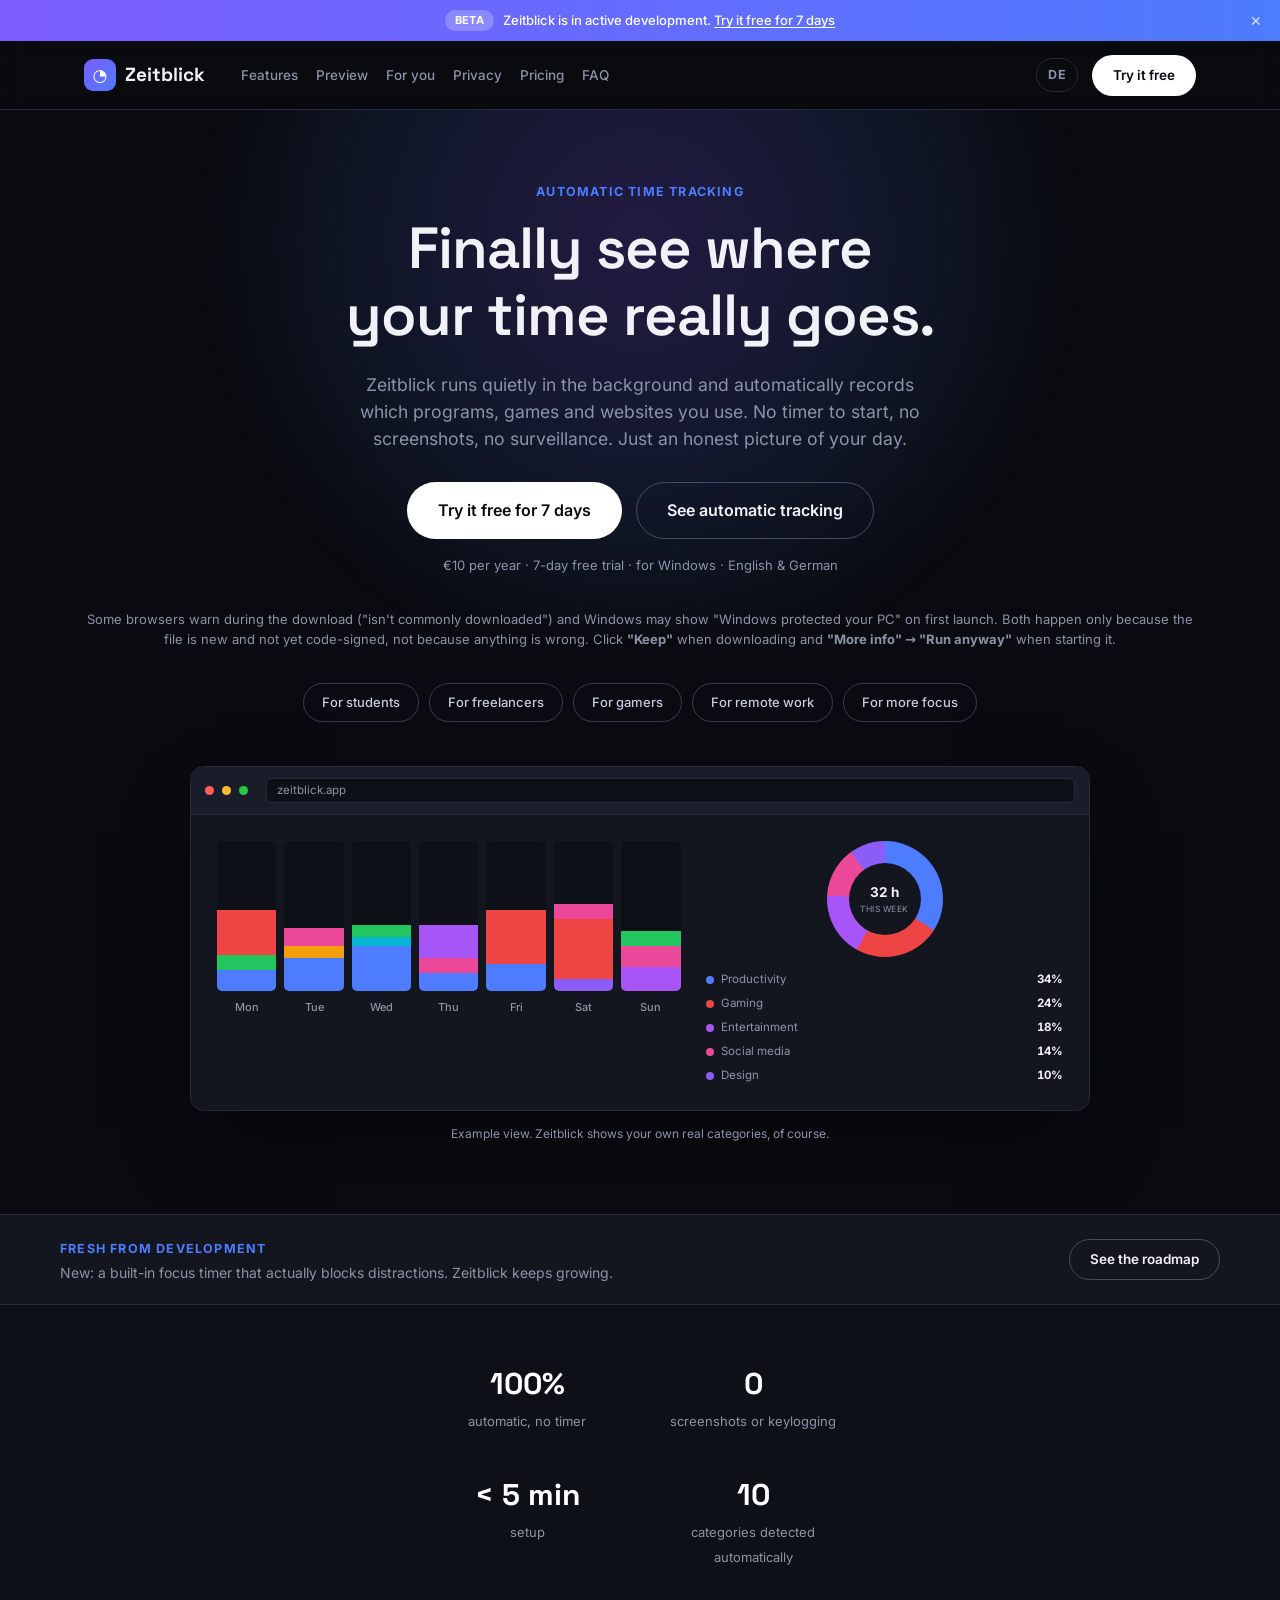
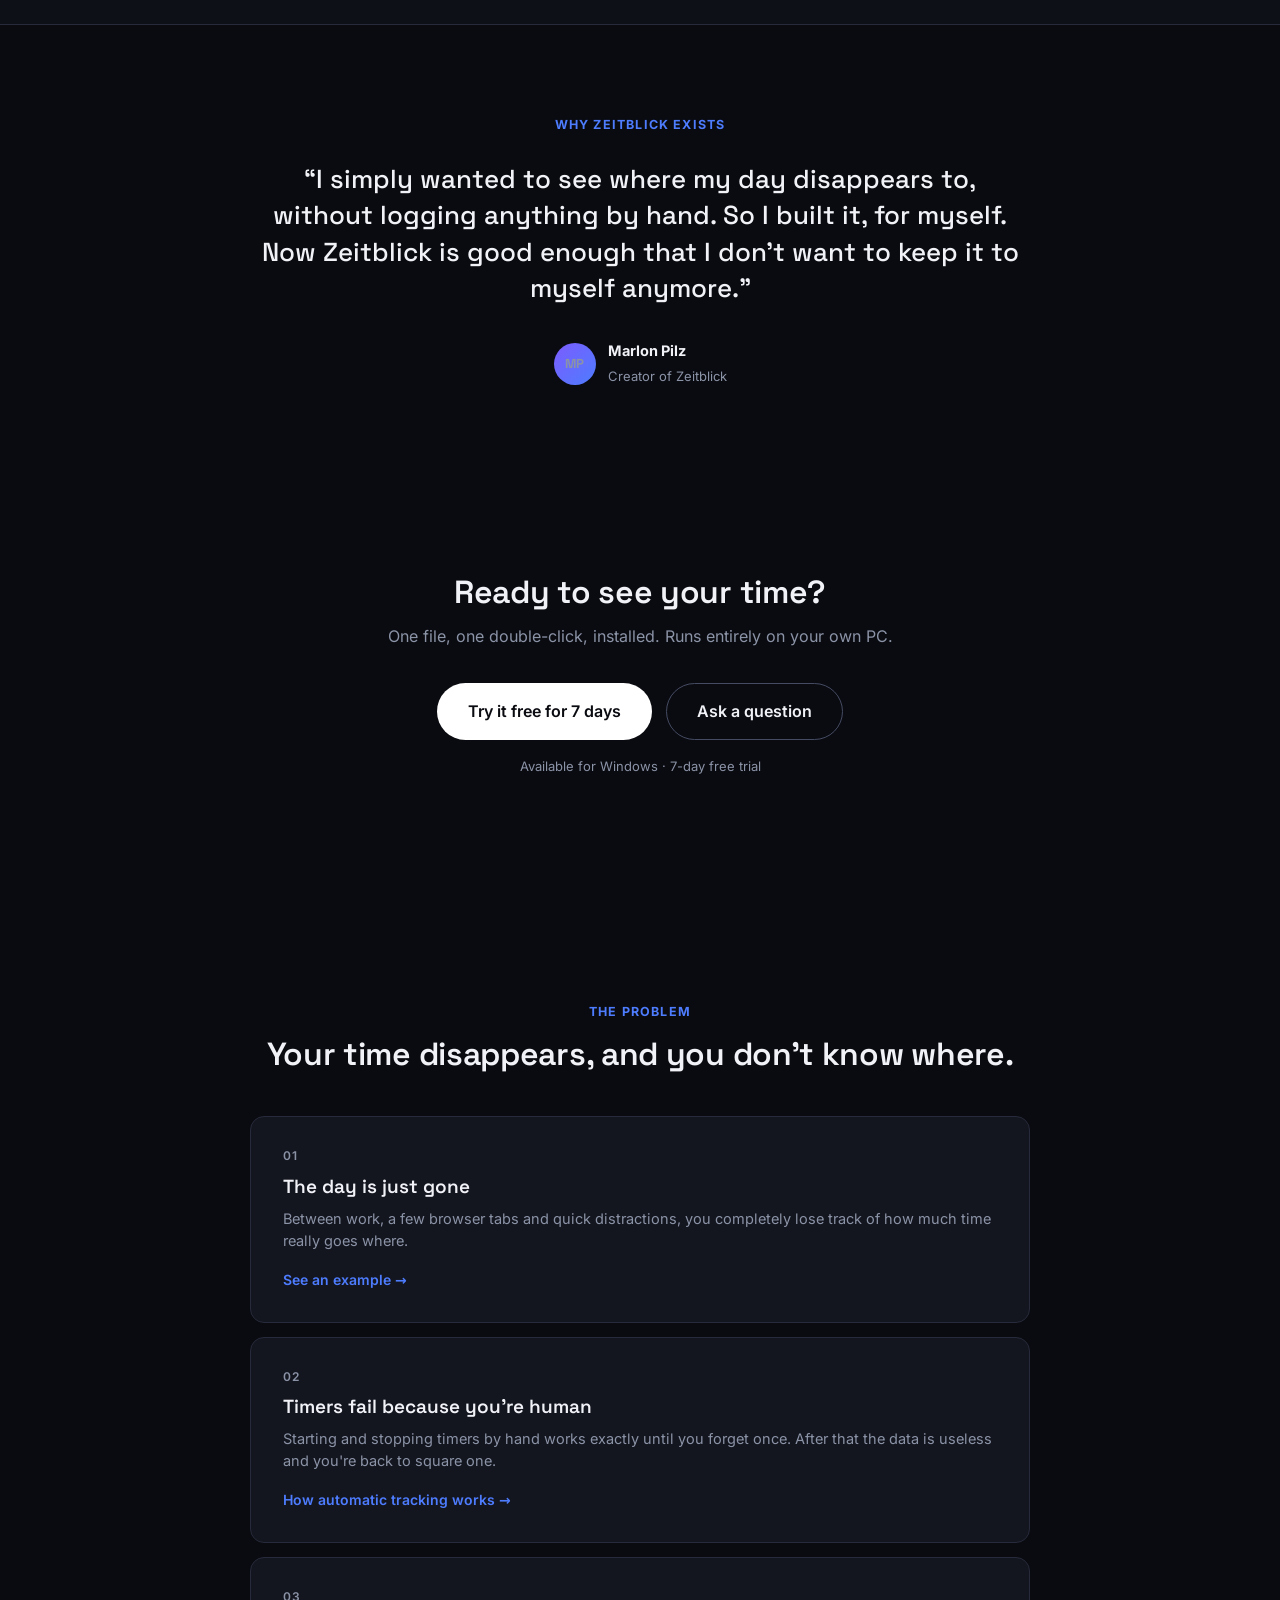
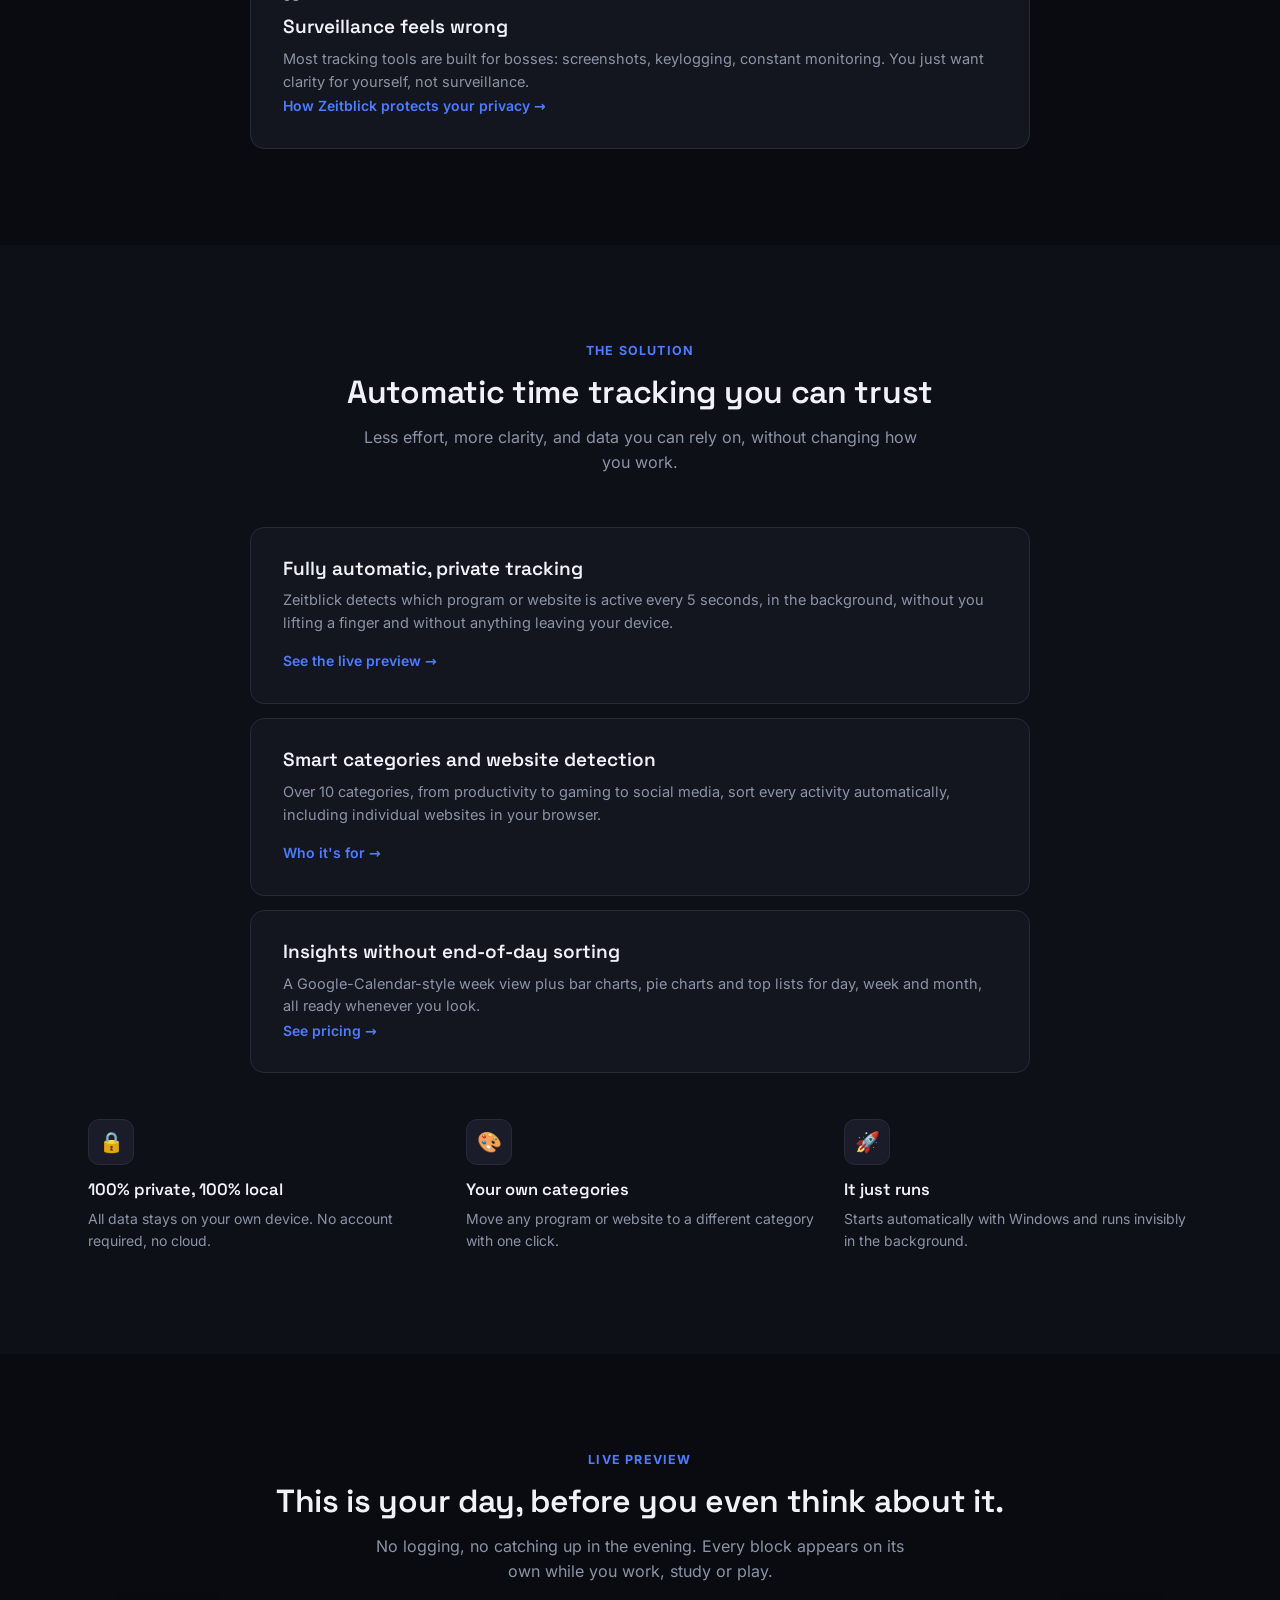
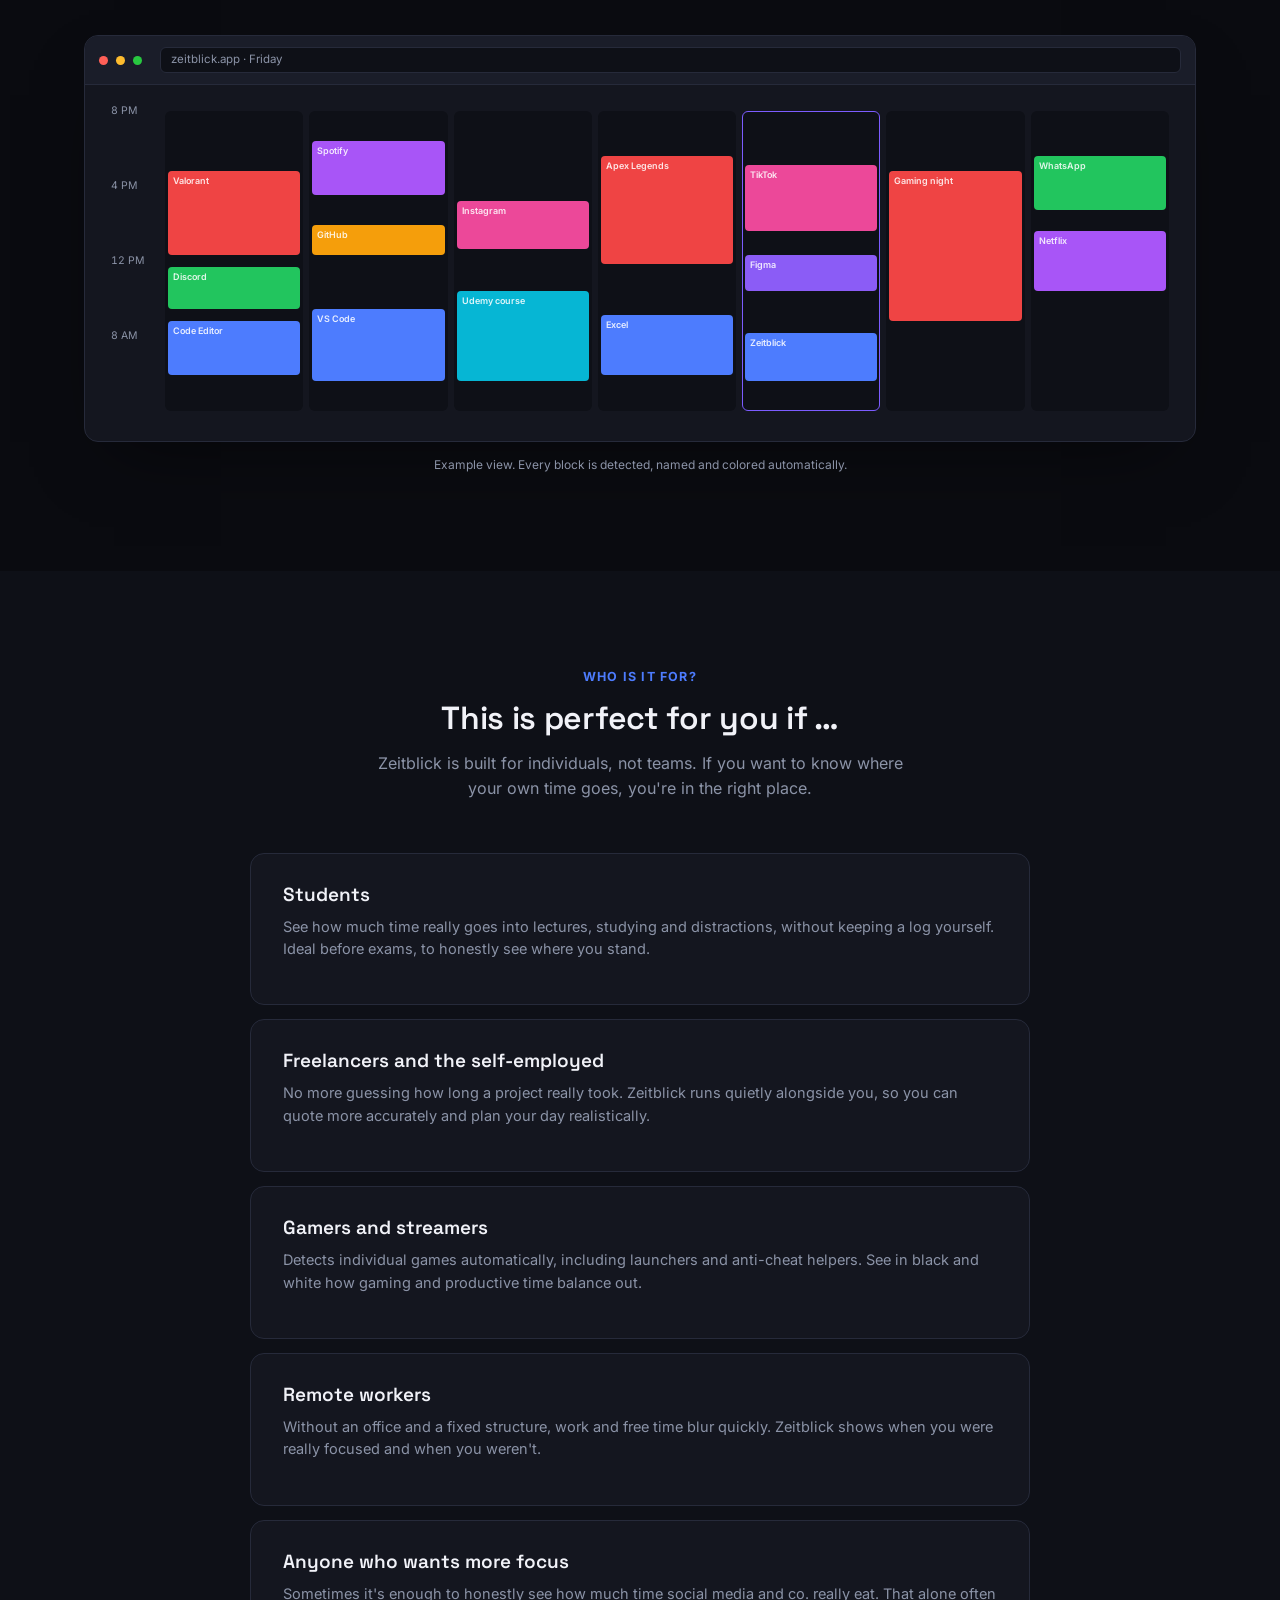
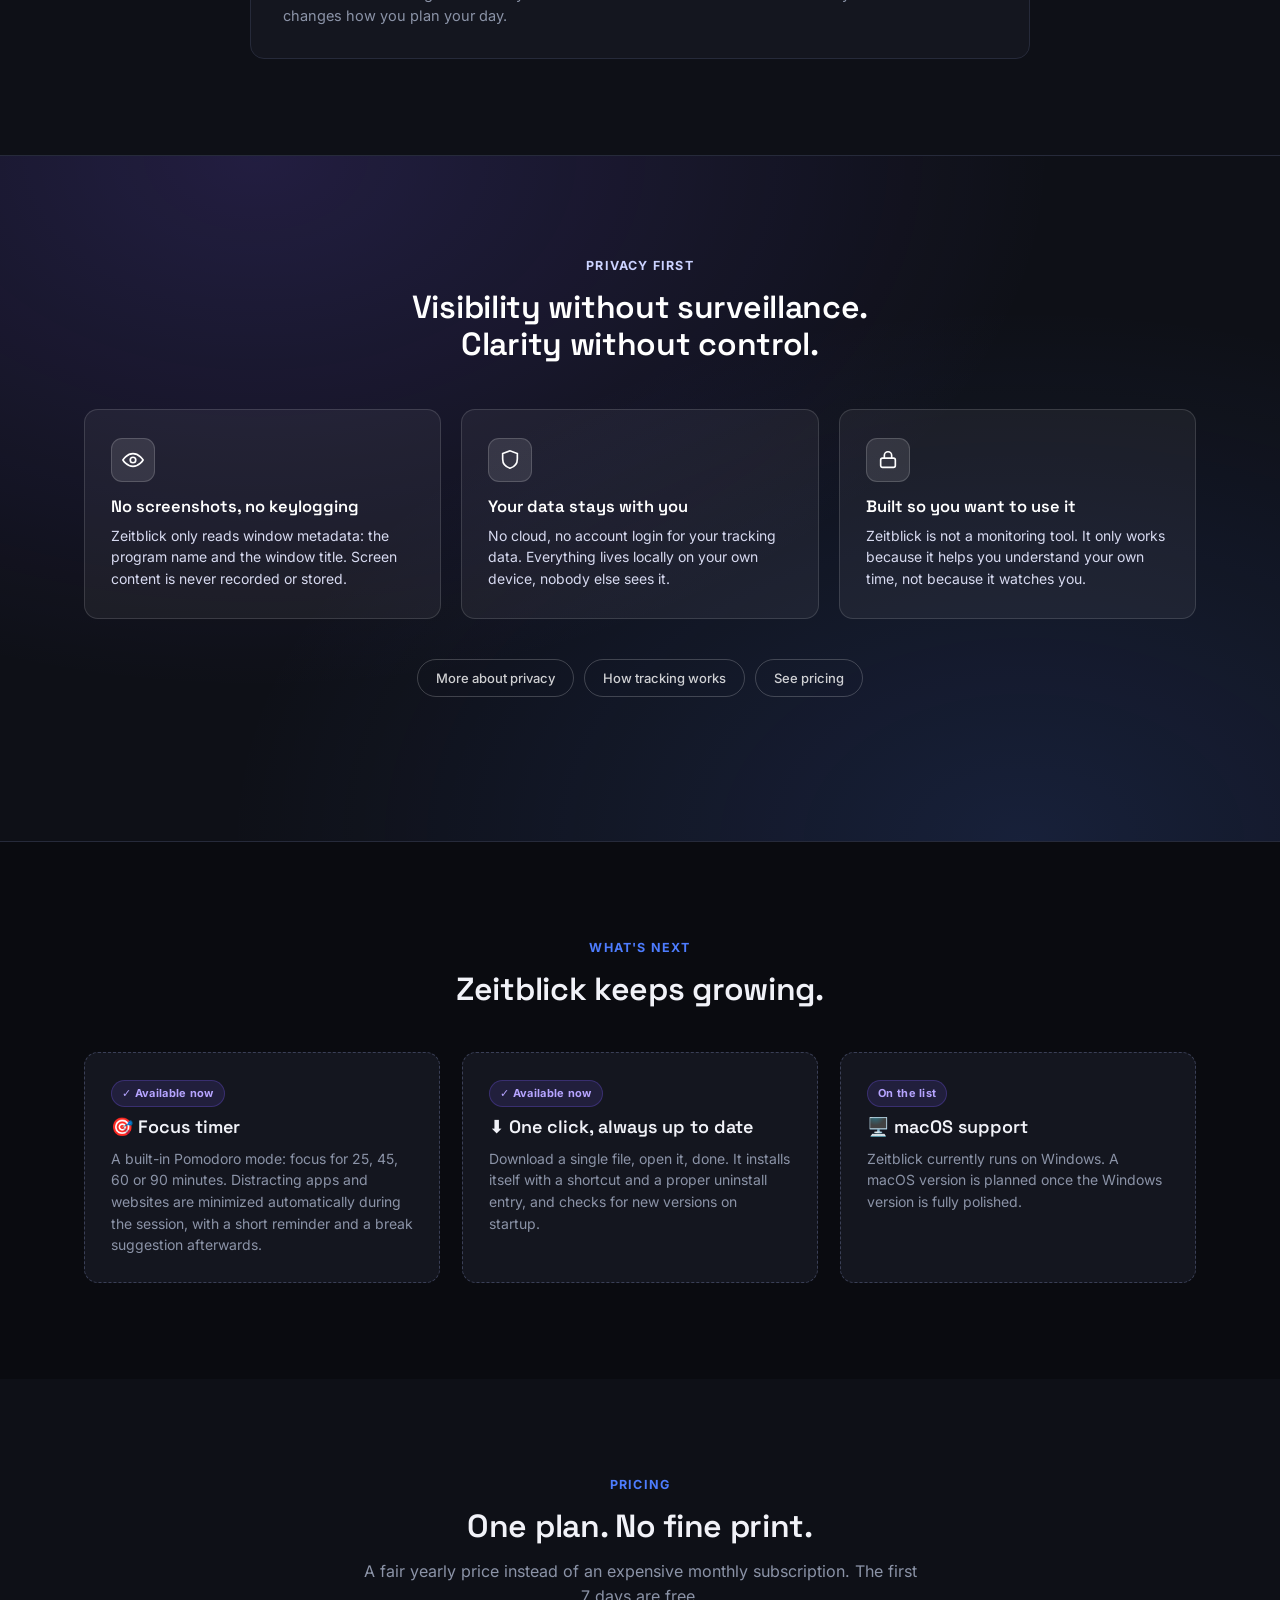
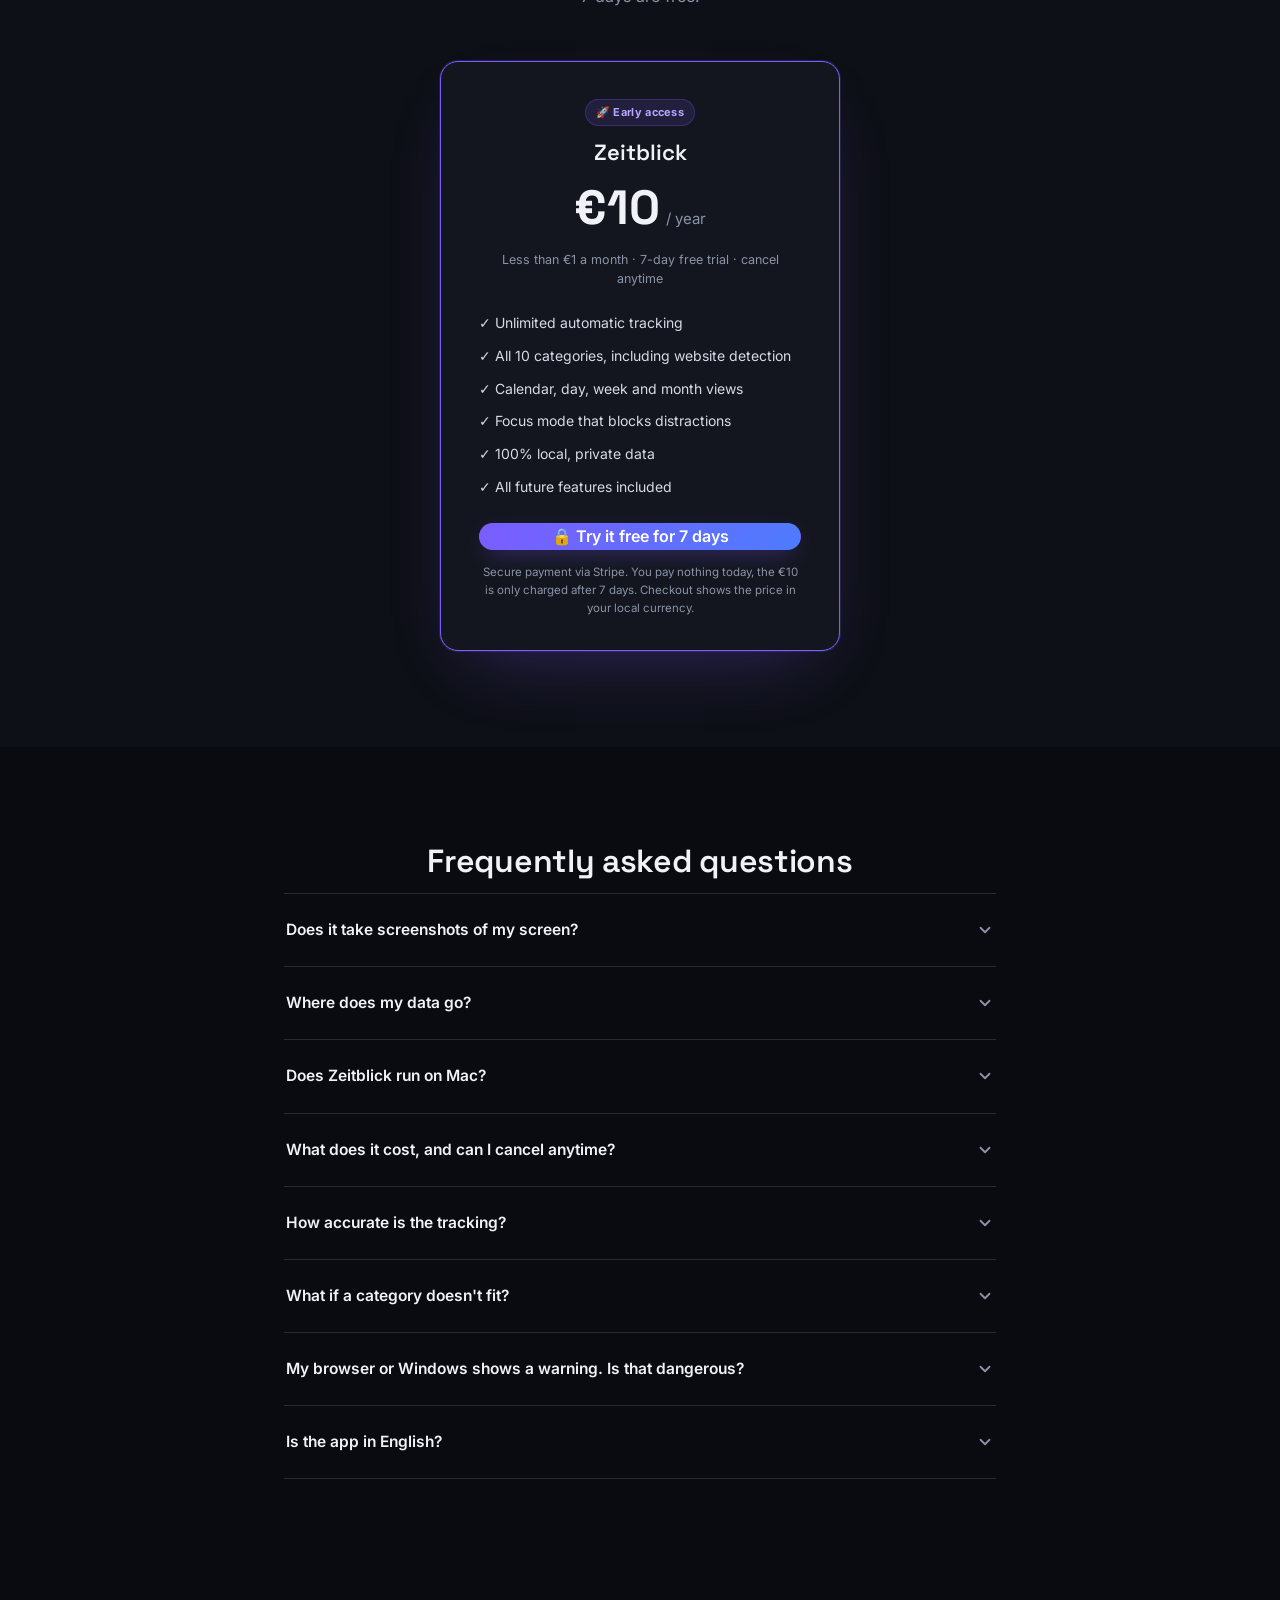
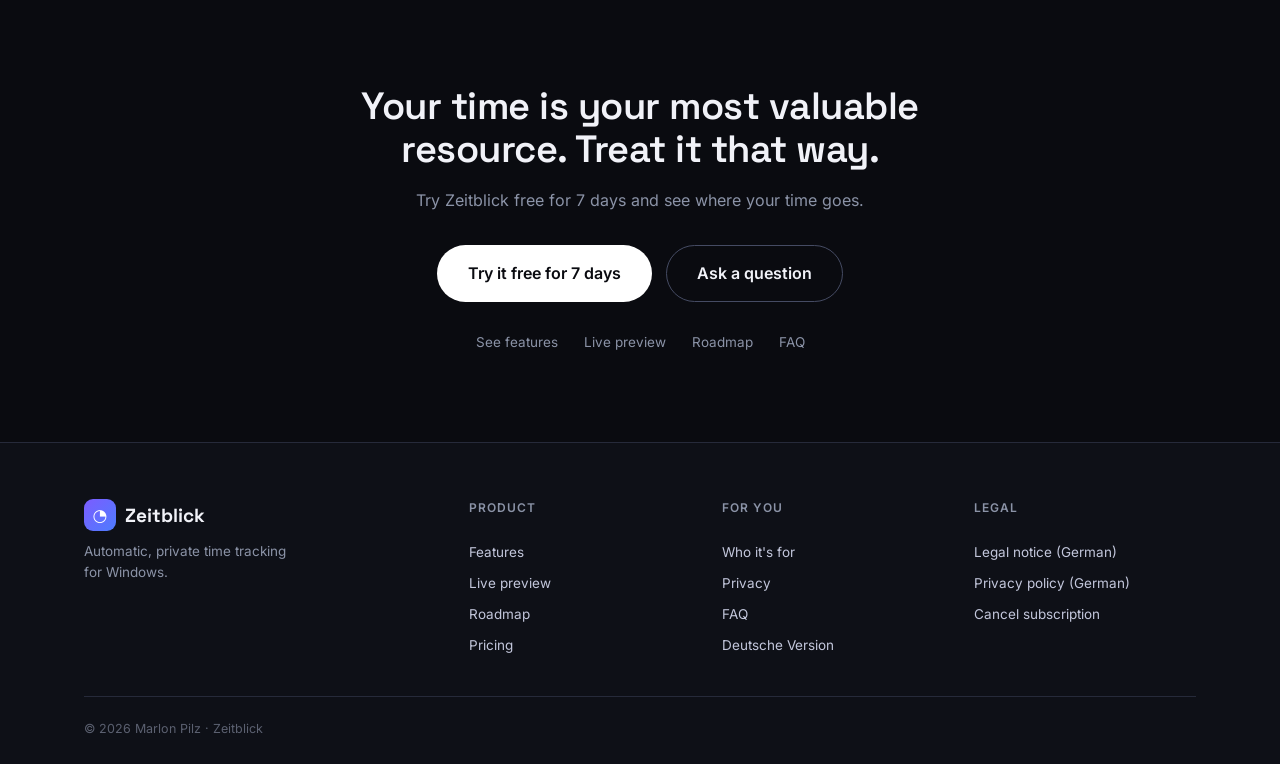
<file: en/index.html>
<!DOCTYPE html>
<html lang="en">
<head>
  <meta charset="UTF-8">
  <meta name="viewport" content="width=device-width, initial-scale=1.0">
  <title>Zeitblick – Automatic, private time tracking for Windows</title>
  <meta name="description" content="Zeitblick automatically tracks every app, game and website you use and shows you where your time really goes. No timers, no screenshots, 100% private.">
  <meta name="robots" content="noindex">
  <link rel="alternate" hreflang="de" href="https://smaloxzs.github.io/zeitblick-landing/">
  <link rel="alternate" hreflang="en" href="https://smaloxzs.github.io/zeitblick-landing/en/">
  <link rel="alternate" hreflang="x-default" href="https://smaloxzs.github.io/zeitblick-landing/en/">
  <meta property="og:type" content="website">
  <meta property="og:site_name" content="Zeitblick">
  <meta property="og:title" content="Zeitblick: See where your time really goes">
  <meta property="og:description" content="Automatic time tracking for Windows. No timers, no screenshots, everything stays on your PC. Try it free for 7 days, then €10 a year.">
  <meta property="og:url" content="https://smaloxzs.github.io/zeitblick-landing/en/">
  <meta property="og:image" content="https://smaloxzs.github.io/zeitblick-landing/og-image-en.png">
  <meta property="og:image:width" content="1200">
  <meta property="og:image:height" content="630">
  <meta property="og:locale" content="en_US">
  <meta name="twitter:card" content="summary_large_image">
  <link rel="icon" href="data:image/svg+xml,<svg xmlns='http://www.w3.org/2000/svg' viewBox='0 0 100 100'><text y='.9em' font-size='90'>⏱️</text></svg>">
  <link rel="stylesheet" href="../style.css?v=7">
</head>
<body>

  <div class="top-banner" id="topBanner">
    <div class="top-banner-inner">
      <span class="top-banner-badge">Beta</span>
      <span>Zeitblick is in active development. <a href="#pricing">Try it free for 7 days</a></span>
    </div>
    <button class="top-banner-close" id="topBannerClose" aria-label="Close notice">✕</button>
  </div>

  <header class="site-header" id="top">
    <div class="container header-inner">
      <a href="#top" class="logo">
        <span class="logo-mark">◔</span>
        <span class="logo-text">Zeitblick</span>
      </a>
      <nav class="main-nav" id="mainNav">
        <a href="#features">Features</a>
        <a href="#preview">Preview</a>
        <a href="#for-you">For you</a>
        <a href="#privacy">Privacy</a>
        <a href="#pricing">Pricing</a>
        <a href="#faq">FAQ</a>
      </nav>
      <div class="header-actions">
        <a href="../" class="lang-switch" hreflang="de" lang="de" title="Deutsche Version">DE</a>
        <a href="https://buy.stripe.com/7sY9AU1iofcfcSf1mA2oE00" class="btn btn-pill-light btn-small">Try it free</a>
        <button class="nav-toggle" id="navToggle" aria-label="Open menu" aria-expanded="false">
          <span></span><span></span><span></span>
        </button>
      </div>
    </div>
  </header>

  <main>

    <!-- ══════════ Hero ══════════ -->
    <section class="hero">
      <div class="hero-glow" aria-hidden="true"></div>
      <div class="container hero-inner-stack">
        <span class="eyebrow center">Automatic time tracking</span>
        <h1 class="center">Finally see where<br>your time really goes.</h1>
        <p class="hero-sub center">
          Zeitblick runs quietly in the background and automatically records which
          programs, games and websites you use. No timer to start, no screenshots,
          no surveillance. Just an honest picture of your day.
        </p>
        <div class="hero-actions center">
          <a href="https://buy.stripe.com/7sY9AU1iofcfcSf1mA2oE00" class="btn btn-pill-light btn-large">Try it free for 7 days</a>
          <a href="#preview" class="btn btn-pill-ghost btn-large">See automatic tracking</a>
        </div>
        <p class="hero-note center">€10 per year · 7-day free trial · for Windows · English &amp; German</p>
        <p class="hero-note center">Some browsers warn during the download ("isn't commonly downloaded") and Windows may show "Windows protected your PC" on first launch. Both happen only because the file is new and not yet code-signed, not because anything is wrong. Click <strong>"Keep"</strong> when downloading and <strong>"More info" → "Run anyway"</strong> when starting it.</p>

        <div class="chip-row" id="for-you-chips">
          <a href="#for-you" class="chip">For students</a>
          <a href="#for-you" class="chip">For freelancers</a>
          <a href="#for-you" class="chip">For gamers</a>
          <a href="#for-you" class="chip">For remote work</a>
          <a href="#for-you" class="chip">For more focus</a>
        </div>

        <div class="hero-visual">
          <div class="browser-card">
            <div class="browser-bar">
              <span class="dot r"></span><span class="dot y"></span><span class="dot g"></span>
              <span class="browser-url">zeitblick.app</span>
            </div>
            <div class="browser-body">
              <div class="mini-week" role="img" aria-label="Example week overview by category">
                <div class="mini-day"><div class="mini-bar">
                  <span style="height:14%;background:var(--cat-produktiv)"></span>
                  <span style="height:10%;background:var(--cat-kommunikation)"></span>
                  <span style="height:30%;background:var(--cat-gaming)"></span>
                </div><b>Mon</b></div>
                <div class="mini-day"><div class="mini-bar">
                  <span style="height:22%;background:var(--cat-produktiv)"></span>
                  <span style="height:8%;background:var(--cat-browsing)"></span>
                  <span style="height:12%;background:var(--cat-sozial)"></span>
                </div><b>Tue</b></div>
                <div class="mini-day"><div class="mini-bar">
                  <span style="height:30%;background:var(--cat-produktiv)"></span>
                  <span style="height:6%;background:var(--cat-lernen)"></span>
                  <span style="height:8%;background:var(--cat-kommunikation)"></span>
                </div><b>Wed</b></div>
                <div class="mini-day"><div class="mini-bar">
                  <span style="height:12%;background:var(--cat-produktiv)"></span>
                  <span style="height:10%;background:var(--cat-sozial)"></span>
                  <span style="height:22%;background:var(--cat-unterhaltung)"></span>
                </div><b>Thu</b></div>
                <div class="mini-day"><div class="mini-bar">
                  <span style="height:18%;background:var(--cat-produktiv)"></span>
                  <span style="height:36%;background:var(--cat-gaming)"></span>
                </div><b>Fri</b></div>
                <div class="mini-day"><div class="mini-bar">
                  <span style="height:8%;background:var(--cat-design)"></span>
                  <span style="height:40%;background:var(--cat-gaming)"></span>
                  <span style="height:10%;background:var(--cat-sozial)"></span>
                </div><b>Sat</b></div>
                <div class="mini-day"><div class="mini-bar">
                  <span style="height:16%;background:var(--cat-unterhaltung)"></span>
                  <span style="height:14%;background:var(--cat-sozial)"></span>
                  <span style="height:10%;background:var(--cat-kommunikation)"></span>
                </div><b>Sun</b></div>
              </div>
              <div class="mini-stats">
                <div class="mini-donut" style="background: conic-gradient(
                  var(--cat-produktiv) 0% 34%,
                  var(--cat-gaming) 34% 58%,
                  var(--cat-unterhaltung) 58% 76%,
                  var(--cat-sozial) 76% 90%,
                  var(--cat-design) 90% 100%)">
                  <div class="mini-donut-hole">
                    <b>32 h</b>
                    <span>this week</span>
                  </div>
                </div>
                <div class="mini-legend">
                  <div><span class="dot" style="background:var(--cat-produktiv)"></span>Productivity<b>34%</b></div>
                  <div><span class="dot" style="background:var(--cat-gaming)"></span>Gaming<b>24%</b></div>
                  <div><span class="dot" style="background:var(--cat-unterhaltung)"></span>Entertainment<b>18%</b></div>
                  <div><span class="dot" style="background:var(--cat-sozial)"></span>Social media<b>14%</b></div>
                  <div><span class="dot" style="background:var(--cat-design)"></span>Design<b>10%</b></div>
                </div>
              </div>
            </div>
          </div>
          <p class="visual-caption center">Example view. Zeitblick shows your own real categories, of course.</p>
        </div>
      </div>
    </section>

    <!-- ══════════ Teaser ══════════ -->
    <div class="teaser-bar">
      <div class="container teaser-inner">
        <div>
          <span class="eyebrow">Fresh from development</span>
          <p>New: a built-in focus timer that actually blocks distractions. Zeitblick keeps growing.</p>
        </div>
        <a href="#roadmap" class="btn btn-pill-ghost btn-small">See the roadmap</a>
      </div>
    </div>

    <!-- ══════════ Trust bar ══════════ -->
    <section class="trust-bar">
      <div class="container trust-grid">
        <div><b>100%</b><span>automatic, no timer</span></div>
        <div><b>0</b><span>screenshots or keylogging</span></div>
        <div><b>&lt; 5 min</b><span>setup</span></div>
        <div><b>10</b><span>categories detected automatically</span></div>
      </div>
    </section>

    <!-- ══════════ Founder quote ══════════ -->
    <section class="quote-section">
      <div class="container center">
        <span class="eyebrow center">Why Zeitblick exists</span>
        <blockquote>
          “I simply wanted to see where my day disappears to, without logging
          anything by hand. So I built it, for myself. Now Zeitblick is good enough
          that I don't want to keep it to myself anymore.”
        </blockquote>
        <div class="quote-author">
          <span class="avatar-initial">MP</span>
          <div>
            <b>Marlon Pilz</b>
            <span>Creator of Zeitblick</span>
          </div>
        </div>
      </div>
    </section>

    <!-- ══════════ Mid CTA ══════════ -->
    <section class="section download-cta">
      <div class="container center">
        <h2 class="section-title">Ready to see your time?</h2>
        <p class="section-sub">One file, one double-click, installed. Runs entirely on your own PC.</p>
        <div class="hero-actions center">
          <a href="https://buy.stripe.com/7sY9AU1iofcfcSf1mA2oE00" class="btn btn-pill-light btn-large">Try it free for 7 days</a>
          <a href="mailto:Zeitblick.mp@gmail.com?subject=Question%20about%20Zeitblick" class="btn btn-pill-ghost btn-large">Ask a question</a>
        </div>
        <p class="hero-note">Available for Windows · 7-day free trial</p>
      </div>
    </section>

    <!-- ══════════ Problem ══════════ -->
    <section class="section" id="problem">
      <div class="container">
        <span class="eyebrow center">The problem</span>
        <h2 class="section-title center">Your time disappears, and you don't know where.</h2>
        <div class="stacked-list">
          <div class="stacked-card">
            <span class="stacked-num">01</span>
            <h3>The day is just gone</h3>
            <p>Between work, a few browser tabs and quick distractions, you completely lose track of how much time really goes where.</p>
            <a href="#preview" class="link-arrow">See an example →</a>
          </div>
          <div class="stacked-card">
            <span class="stacked-num">02</span>
            <h3>Timers fail because you're human</h3>
            <p>Starting and stopping timers by hand works exactly until you forget once. After that the data is useless and you're back to square one.</p>
            <a href="#features" class="link-arrow">How automatic tracking works →</a>
          </div>
          <div class="stacked-card">
            <span class="stacked-num">03</span>
            <h3>Surveillance feels wrong</h3>
            <p>Most tracking tools are built for bosses: screenshots, keylogging, constant monitoring. You just want clarity for yourself, not surveillance.</p>
            <a href="#privacy" class="link-arrow">How Zeitblick protects your privacy →</a>
          </div>
        </div>
      </div>
    </section>

    <!-- ══════════ Solution ══════════ -->
    <section class="section section-alt" id="features">
      <div class="container">
        <span class="eyebrow center">The solution</span>
        <h2 class="section-title center">Automatic time tracking you can trust</h2>
        <p class="section-sub center">Less effort, more clarity, and data you can rely on, without changing how you work.</p>

        <div class="stacked-list">
          <div class="stacked-card">
            <h3>Fully automatic, private tracking</h3>
            <p>Zeitblick detects which program or website is active every 5 seconds, in the background, without you lifting a finger and without anything leaving your device.</p>
            <a href="#preview" class="link-arrow">See the live preview →</a>
          </div>
          <div class="stacked-card">
            <h3>Smart categories and website detection</h3>
            <p>Over 10 categories, from productivity to gaming to social media, sort every activity automatically, including individual websites in your browser.</p>
            <a href="#for-you" class="link-arrow">Who it's for →</a>
          </div>
          <div class="stacked-card">
            <h3>Insights without end-of-day sorting</h3>
            <p>A Google-Calendar-style week view plus bar charts, pie charts and top lists for day, week and month, all ready whenever you look.</p>
            <a href="#pricing" class="link-arrow">See pricing →</a>
          </div>
        </div>

        <div class="card-grid three feature-grid">
          <div class="feature">
            <div class="feature-icon">🔒</div>
            <h3>100% private, 100% local</h3>
            <p>All data stays on your own device. No account required, no cloud.</p>
          </div>
          <div class="feature">
            <div class="feature-icon">🎨</div>
            <h3>Your own categories</h3>
            <p>Move any program or website to a different category with one click.</p>
          </div>
          <div class="feature">
            <div class="feature-icon">🚀</div>
            <h3>It just runs</h3>
            <p>Starts automatically with Windows and runs invisibly in the background.</p>
          </div>
        </div>
      </div>
    </section>

    <!-- ══════════ Live preview ══════════ -->
    <section class="section" id="preview">
      <div class="container">
        <span class="eyebrow center">Live preview</span>
        <h2 class="section-title center">This is your day, before you even think about it.</h2>
        <p class="section-sub center">No logging, no catching up in the evening. Every block appears on its own while you work, study or play.</p>

        <div class="preview-card">
          <div class="browser-bar">
            <span class="dot r"></span><span class="dot y"></span><span class="dot g"></span>
            <span class="browser-url">zeitblick.app · Friday</span>
          </div>
          <div class="cal-preview">
            <div class="cal-axis">
              <span style="top:0%">8 PM</span>
              <span style="top:25%">4 PM</span>
              <span style="top:50%">12 PM</span>
              <span style="top:75%">8 AM</span>
            </div>
            <div class="cal-days" role="img" aria-label="Example day with colored category blocks">
              <div class="cal-col">
                <span class="blk" style="top:70%;height:18%;background:var(--cat-produktiv)">Code Editor</span>
                <span class="blk" style="top:52%;height:14%;background:var(--cat-kommunikation)">Discord</span>
                <span class="blk" style="top:20%;height:28%;background:var(--cat-gaming)">Valorant</span>
              </div>
              <div class="cal-col">
                <span class="blk" style="top:66%;height:24%;background:var(--cat-produktiv)">VS Code</span>
                <span class="blk" style="top:38%;height:10%;background:var(--cat-browsing)">GitHub</span>
                <span class="blk" style="top:10%;height:18%;background:var(--cat-unterhaltung)">Spotify</span>
              </div>
              <div class="cal-col">
                <span class="blk" style="top:60%;height:30%;background:var(--cat-lernen)">Udemy course</span>
                <span class="blk" style="top:30%;height:16%;background:var(--cat-sozial)">Instagram</span>
              </div>
              <div class="cal-col">
                <span class="blk" style="top:68%;height:20%;background:var(--cat-produktiv)">Excel</span>
                <span class="blk" style="top:15%;height:36%;background:var(--cat-gaming)">Apex Legends</span>
              </div>
              <div class="cal-col cal-col-today">
                <span class="blk" style="top:74%;height:16%;background:var(--cat-produktiv)">Zeitblick</span>
                <span class="blk" style="top:48%;height:12%;background:var(--cat-design)">Figma</span>
                <span class="blk" style="top:18%;height:22%;background:var(--cat-sozial)">TikTok</span>
              </div>
              <div class="cal-col">
                <span class="blk" style="top:20%;height:50%;background:var(--cat-gaming)">Gaming night</span>
              </div>
              <div class="cal-col">
                <span class="blk" style="top:40%;height:20%;background:var(--cat-unterhaltung)">Netflix</span>
                <span class="blk" style="top:15%;height:18%;background:var(--cat-kommunikation)">WhatsApp</span>
              </div>
            </div>
          </div>
        </div>
        <p class="visual-caption center">Example view. Every block is detected, named and colored automatically.</p>
      </div>
    </section>

    <!-- ══════════ Personas ══════════ -->
    <section class="section section-alt" id="for-you">
      <div class="container">
        <span class="eyebrow center">Who is it for?</span>
        <h2 class="section-title center">This is perfect for you if …</h2>
        <p class="section-sub center">Zeitblick is built for individuals, not teams. If you want to know where your own time goes, you're in the right place.</p>

        <div class="stacked-list">
          <div class="stacked-card">
            <h3>Students</h3>
            <p>See how much time really goes into lectures, studying and distractions, without keeping a log yourself. Ideal before exams, to honestly see where you stand.</p>
          </div>
          <div class="stacked-card">
            <h3>Freelancers and the self-employed</h3>
            <p>No more guessing how long a project really took. Zeitblick runs quietly alongside you, so you can quote more accurately and plan your day realistically.</p>
          </div>
          <div class="stacked-card">
            <h3>Gamers and streamers</h3>
            <p>Detects individual games automatically, including launchers and anti-cheat helpers. See in black and white how gaming and productive time balance out.</p>
          </div>
          <div class="stacked-card">
            <h3>Remote workers</h3>
            <p>Without an office and a fixed structure, work and free time blur quickly. Zeitblick shows when you were really focused and when you weren't.</p>
          </div>
          <div class="stacked-card">
            <h3>Anyone who wants more focus</h3>
            <p>Sometimes it's enough to honestly see how much time social media and co. really eat. That alone often changes how you plan your day.</p>
          </div>
        </div>
      </div>
    </section>

    <!-- ══════════ Privacy ══════════ -->
    <section class="privacy-section" id="privacy">
      <div class="container">
        <span class="eyebrow center light">Privacy first</span>
        <h2 class="section-title center light">Visibility without surveillance.<br>Clarity without control.</h2>

        <div class="privacy-grid">
          <div class="privacy-card">
            <div class="privacy-icon">
              <svg width="22" height="22" viewBox="0 0 24 24" fill="none" stroke="#fff" stroke-width="1.8"><path d="M1 12s4-7 11-7 11 7 11 7-4 7-11 7-11-7-11-7Z"/><circle cx="12" cy="12" r="3"/></svg>
            </div>
            <h3>No screenshots, no keylogging</h3>
            <p>Zeitblick only reads window metadata: the program name and the window title. Screen content is never recorded or stored.</p>
          </div>
          <div class="privacy-card">
            <div class="privacy-icon">
              <svg width="22" height="22" viewBox="0 0 24 24" fill="none" stroke="#fff" stroke-width="1.8"><path d="M12 2 4 5v6c0 5 3.4 8.7 8 10 4.6-1.3 8-5 8-10V5l-8-3Z"/></svg>
            </div>
            <h3>Your data stays with you</h3>
            <p>No cloud, no account login for your tracking data. Everything lives locally on your own device, nobody else sees it.</p>
          </div>
          <div class="privacy-card">
            <div class="privacy-icon">
              <svg width="22" height="22" viewBox="0 0 24 24" fill="none" stroke="#fff" stroke-width="1.8"><rect x="4" y="10" width="16" height="10" rx="2"/><path d="M8 10V7a4 4 0 0 1 8 0v3"/></svg>
            </div>
            <h3>Built so you want to use it</h3>
            <p>Zeitblick is not a monitoring tool. It only works because it helps you understand your own time, not because it watches you.</p>
          </div>
        </div>

        <div class="chip-row center">
          <a href="#faq" class="chip chip-light">More about privacy</a>
          <a href="#features" class="chip chip-light">How tracking works</a>
          <a href="#pricing" class="chip chip-light">See pricing</a>
        </div>
      </div>
    </section>

    <!-- ══════════ Roadmap ══════════ -->
    <section class="section" id="roadmap">
      <div class="container">
        <span class="eyebrow center">What's next</span>
        <h2 class="section-title center">Zeitblick keeps growing.</h2>
        <div class="card-grid three">
          <div class="roadmap-card">
            <span class="badge-soon">✓ Available now</span>
            <h3>🎯 Focus timer</h3>
            <p>A built-in Pomodoro mode: focus for 25, 45, 60 or 90 minutes. Distracting apps and websites are minimized automatically during the session, with a short reminder and a break suggestion afterwards.</p>
          </div>
          <div class="roadmap-card">
            <span class="badge-soon">✓ Available now</span>
            <h3>⬇️ One click, always up to date</h3>
            <p>Download a single file, open it, done. It installs itself with a shortcut and a proper uninstall entry, and checks for new versions on startup.</p>
          </div>
          <div class="roadmap-card">
            <span class="badge-soon">On the list</span>
            <h3>🖥️ macOS support</h3>
            <p>Zeitblick currently runs on Windows. A macOS version is planned once the Windows version is fully polished.</p>
          </div>
        </div>
      </div>
    </section>

    <!-- ══════════ Pricing ══════════ -->
    <section class="section section-alt" id="pricing">
      <div class="container">
        <span class="eyebrow center">Pricing</span>
        <h2 class="section-title center">One plan. No fine print.</h2>
        <p class="section-sub center">A fair yearly price instead of an expensive monthly subscription. The first 7 days are free.</p>

        <div class="pricing-wrap">
          <div class="pricing-card">
            <span class="badge-soon">🚀 Early access</span>
            <h3>Zeitblick</h3>
            <div class="price"><span class="price-amount">€10</span><span class="price-period">/ year</span></div>
            <p class="price-note">Less than €1 a month · 7-day free trial · cancel anytime</p>
            <ul class="price-features">
              <li>✓ Unlimited automatic tracking</li>
              <li>✓ All 10 categories, including website detection</li>
              <li>✓ Calendar, day, week and month views</li>
              <li>✓ Focus mode that blocks distractions</li>
              <li>✓ 100% local, private data</li>
              <li>✓ All future features included</li>
            </ul>

            <a href="https://buy.stripe.com/7sY9AU1iofcfcSf1mA2oE00" class="btn btn-pill-solid" style="width:100%;margin-bottom:14px">🔒 Try it free for 7 days</a>

            <p class="waitlist-note">Secure payment via Stripe. You pay nothing today, the €10 is only charged after 7 days. Checkout shows the price in your local currency.</p>
          </div>
        </div>
      </div>
    </section>

    <!-- ══════════ FAQ ══════════ -->
    <section class="section" id="faq">
      <div class="container narrow">
        <h2 class="section-title center">Frequently asked questions</h2>

        <div class="faq-list">
          <details class="faq-item">
            <summary>Does it take screenshots of my screen?<span class="chev"></span></summary>
            <p>No. Zeitblick only reads window metadata, meaning the program name and the window title. There are no screenshots, no keylogging and no screen recording, neither stored nor sent anywhere.</p>
          </details>
          <details class="faq-item">
            <summary>Where does my data go?<span class="chev"></span></summary>
            <p>Only onto your own device. There is no cloud and no account needed for your tracking data. Nobody but you sees what you did and when.</p>
          </details>
          <details class="faq-item">
            <summary>Does Zeitblick run on Mac?<span class="chev"></span></summary>
            <p>Right now Zeitblick is built for Windows. A macOS version is on the roadmap once the Windows version is fully polished.</p>
          </details>
          <details class="faq-item">
            <summary>What does it cost, and can I cancel anytime?<span class="chev"></span></summary>
            <p>Zeitblick costs €10 per year, and the first 7 days are free. At checkout the price is shown in your local currency. You can cancel anytime, your subscription simply won't renew. Your tracked data stays on your device. <a href="cancel.html">How to cancel</a>.</p>
          </details>
          <details class="faq-item">
            <summary>How accurate is the tracking?<span class="chev"></span></summary>
            <p>Zeitblick checks the active window every 5 seconds and automatically detects idle time after 3 minutes without mouse or keyboard input. That's accurate enough for everyday life without drowning you in second-by-second detail.</p>
          </details>
          <details class="faq-item">
            <summary>What if a category doesn't fit?<span class="chev"></span></summary>
            <p>You can move any program or website to another category with one click. Your change applies immediately and permanently.</p>
          </details>
          <details class="faq-item">
            <summary>My browser or Windows shows a warning. Is that dangerous?<span class="chev"></span></summary>
            <p>No. Both the download warning ("isn't commonly downloaded") and "Windows protected your PC" appear because the file is new and not yet signed with a paid certificate, not because anything was found. Click "Keep" when downloading, and "More info" and then "Run anyway" when opening it.</p>
          </details>
          <details class="faq-item">
            <summary>Is the app in English?<span class="chev"></span></summary>
            <p>Yes. Zeitblick is fully available in English and German, you can switch the language at the top of the sidebar.</p>
          </details>
        </div>
      </div>
    </section>

    <!-- ══════════ Final CTA ══════════ -->
    <section class="final-cta">
      <div class="container center">
        <h2>Your time is your most valuable<br>resource. Treat it that way.</h2>
        <p>Try Zeitblick free for 7 days and see where your time goes.</p>
        <div class="hero-actions center">
          <a href="https://buy.stripe.com/7sY9AU1iofcfcSf1mA2oE00" class="btn btn-pill-light btn-large">Try it free for 7 days</a>
          <a href="mailto:Zeitblick.mp@gmail.com?subject=Question%20about%20Zeitblick" class="btn btn-pill-ghost btn-large">Ask a question</a>
        </div>
        <div class="final-links">
          <a href="#features">See features</a>
          <a href="#preview">Live preview</a>
          <a href="#roadmap">Roadmap</a>
          <a href="#faq">FAQ</a>
        </div>
      </div>
    </section>

  </main>

  <footer class="site-footer">
    <div class="container footer-grid">
      <div class="footer-brand">
        <a href="#top" class="logo">
          <span class="logo-mark">◔</span>
          <span class="logo-text">Zeitblick</span>
        </a>
        <p>Automatic, private time tracking for Windows.</p>
      </div>
      <div class="footer-col">
        <h4>Product</h4>
        <a href="#features">Features</a>
        <a href="#preview">Live preview</a>
        <a href="#roadmap">Roadmap</a>
        <a href="#pricing">Pricing</a>
      </div>
      <div class="footer-col">
        <h4>For you</h4>
        <a href="#for-you">Who it's for</a>
        <a href="#privacy">Privacy</a>
        <a href="#faq">FAQ</a>
        <a href="../" hreflang="de">Deutsche Version</a>
      </div>
      <div class="footer-col">
        <h4>Legal</h4>
        <a href="../impressum.html">Legal notice (German)</a>
        <a href="../datenschutz.html">Privacy policy (German)</a>
        <a href="cancel.html">Cancel subscription</a>
      </div>
    </div>
    <div class="container">
      <p class="footer-copy">&copy; 2026 Marlon Pilz · Zeitblick</p>
    </div>
  </footer>

  <script src="../script.js"></script>
</body>
</html>
</file>
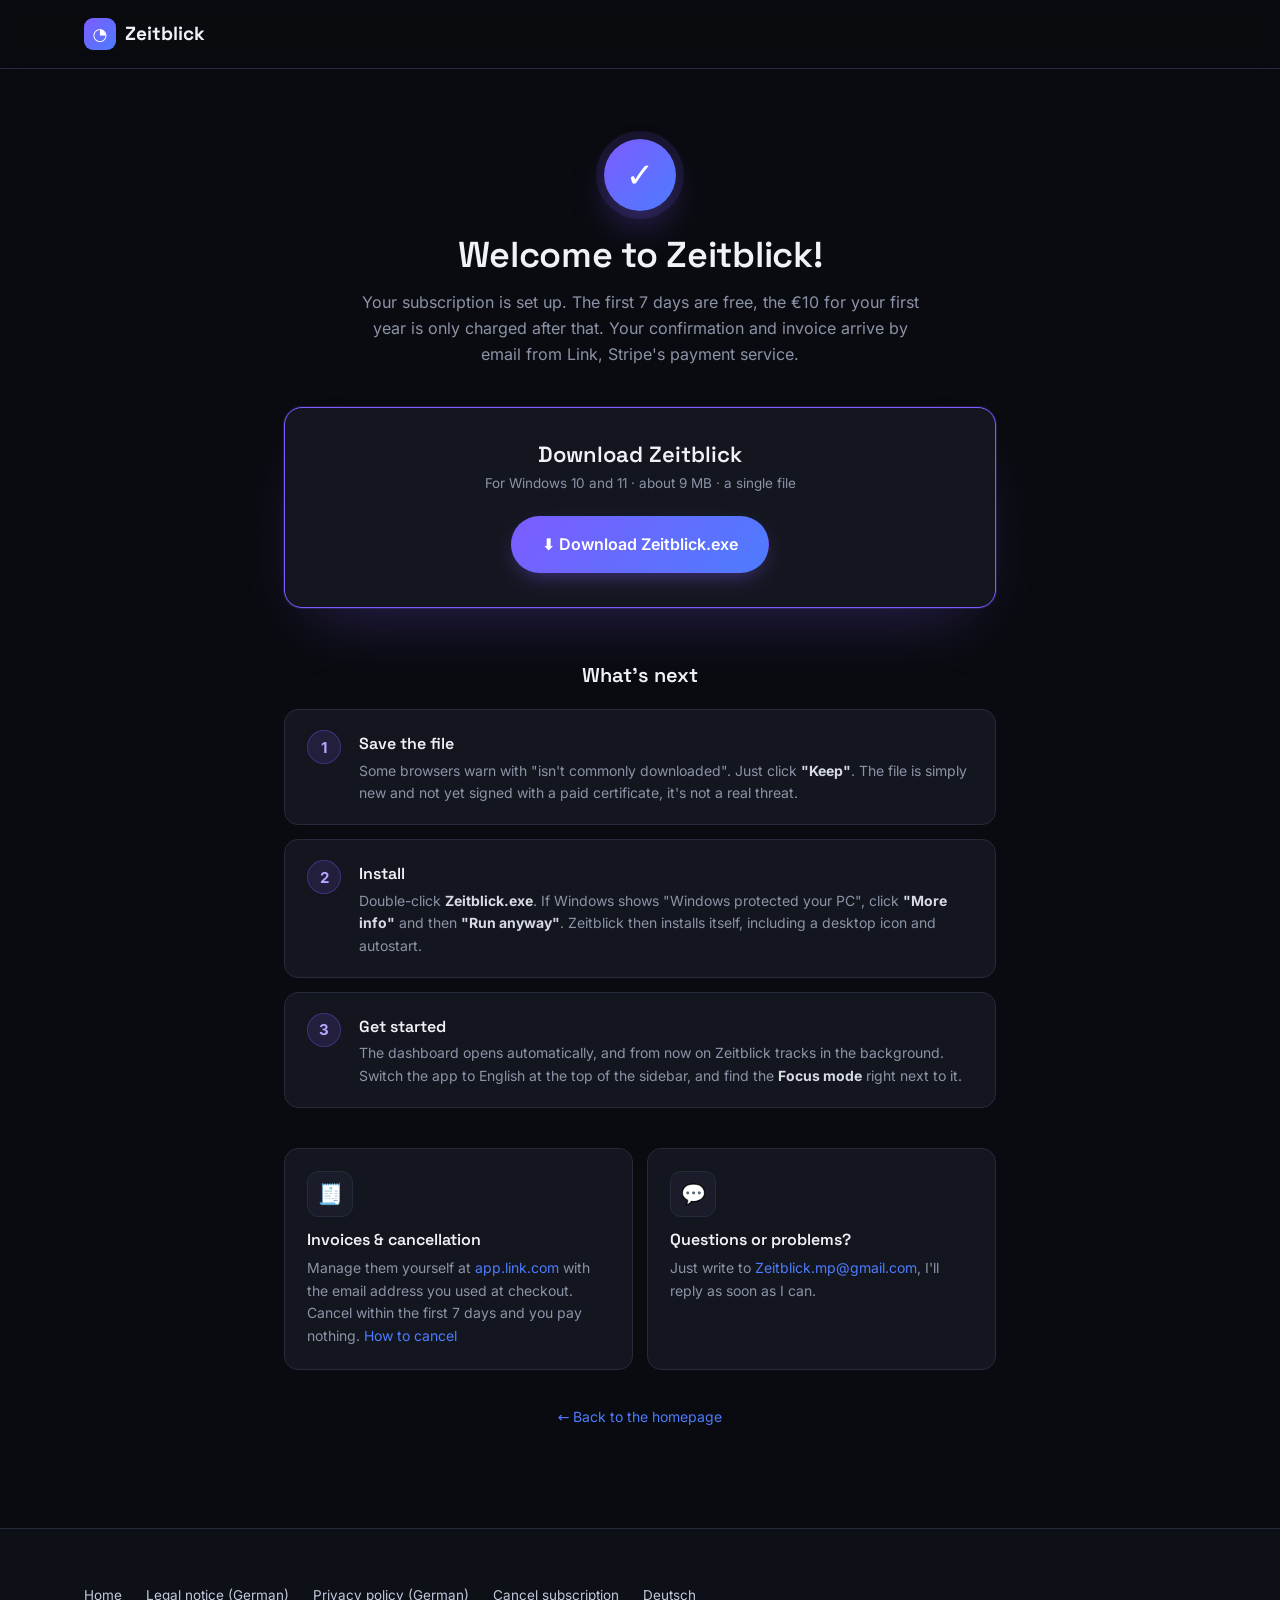
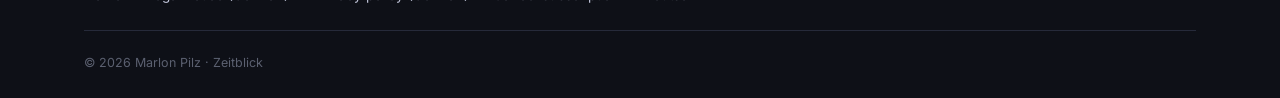
<file: danke.html>
<!DOCTYPE html>
<html lang="de">
<head>
  <meta charset="UTF-8">
  <meta name="viewport" content="width=device-width, initial-scale=1.0">
  <title>Danke für dein Abo – Zeitblick</title>
  <meta name="robots" content="noindex">
  <script>
    // Stripe leitet nach dem Kauf immer hierher. Wer einen nicht-deutschen Browser
    // hat, landet auf der englischen Danke-Seite (?lang=de erzwingt Deutsch).
    if (!/^de\b/i.test(navigator.language || "") && !/[?&]lang=de\b/.test(location.search)) {
      location.replace("en/thanks.html");
    }
  </script>
  <link rel="stylesheet" href="style.css?v=7">
</head>
<body>

  <header class="site-header">
    <div class="container header-inner">
      <a href="index.html" class="logo">
        <span class="logo-mark">◔</span>
        <span class="logo-text">Zeitblick</span>
      </a>
    </div>
  </header>

  <main class="ty-main">
    <div class="container ty-wrap">

      <div class="ty-hero">
        <div class="ty-check" aria-hidden="true">✓</div>
        <h1>Willkommen bei Zeitblick!</h1>
        <p class="ty-sub">Dein Abo ist eingerichtet. Die ersten 7 Tage sind kostenlos, erst danach werden 10 € für das erste Jahr abgebucht. Die Bestätigung samt Rechnung kommt per E-Mail von Link, dem Bezahldienst von Stripe.</p>
      </div>

      <div class="ty-download">
        <h2>Zeitblick herunterladen</h2>
        <p class="ty-meta">Für Windows 10 und 11 · ca. 9 MB · eine einzige Datei</p>
        <a href="https://github.com/smaloxzs/zeitblick/releases/download/v1.1.6/Zeitblick.exe" class="btn btn-pill-solid btn-large">⬇ Zeitblick.exe herunterladen</a>
      </div>

      <h2 class="ty-section-title">So geht's weiter</h2>
      <ol class="ty-steps">
        <li>
          <span class="ty-num">1</span>
          <div>
            <h3>Datei speichern</h3>
            <p>Manche Browser warnen beim Download mit „wird nicht häufig heruntergeladen“. Dann einfach auf <strong>„Behalten“</strong> bzw. <strong>„Trotzdem herunterladen“</strong> klicken. Die Datei ist nur neu und noch nicht kostenpflichtig signiert, keine echte Bedrohung.</p>
          </div>
        </li>
        <li>
          <span class="ty-num">2</span>
          <div>
            <h3>Installieren</h3>
            <p>Doppelklick auf <strong>Zeitblick.exe</strong>. Zeigt Windows „Windows hat Ihren PC geschützt“, auf <strong>„Weitere Informationen“</strong> und dann <strong>„Trotzdem ausführen“</strong> klicken. Zeitblick installiert sich dann selbst, inklusive Desktop-Icon und Autostart.</p>
          </div>
        </li>
        <li>
          <span class="ty-num">3</span>
          <div>
            <h3>Loslegen</h3>
            <p>Das Dashboard öffnet sich automatisch, ab jetzt trackt Zeitblick im Hintergrund. Den <strong>Fokus-Modus</strong> findest du oben in der Seitenleiste.</p>
          </div>
        </li>
      </ol>

      <div class="ty-info-grid">
        <div class="ty-info">
          <div class="feature-icon">🧾</div>
          <h3>Rechnung &amp; Kündigung</h3>
          <p>Verwaltest du selbst unter <a href="https://app.link.com" target="_blank" rel="noopener">app.link.com</a> mit der E-Mail-Adresse vom Kauf. Kündigst du in den ersten 7 Tagen, zahlst du nichts. <a href="kuendigen.html">So kündigst du</a></p>
        </div>
        <div class="ty-info">
          <div class="feature-icon">💬</div>
          <h3>Fragen oder Probleme?</h3>
          <p>Schreib einfach an <a href="mailto:Zeitblick.mp@gmail.com">Zeitblick.mp@gmail.com</a>, ich antworte so schnell wie möglich.</p>
        </div>
      </div>

      <p class="ty-back"><a href="index.html">← Zurück zur Startseite</a></p>
    </div>
  </main>

  <footer class="site-footer">
    <div class="container">
      <div class="footer-links-simple">
        <a href="index.html">Startseite</a>
        <a href="impressum.html">Impressum</a>
        <a href="datenschutz.html">Datenschutz</a>
        <a href="kuendigen.html">Abo kündigen</a>
        <a href="en/thanks.html" hreflang="en">English</a>
      </div>
      <p class="footer-copy">&copy; 2026 Marlon Pilz · Zeitblick</p>
    </div>
  </footer>

</body>
</html>
</file>
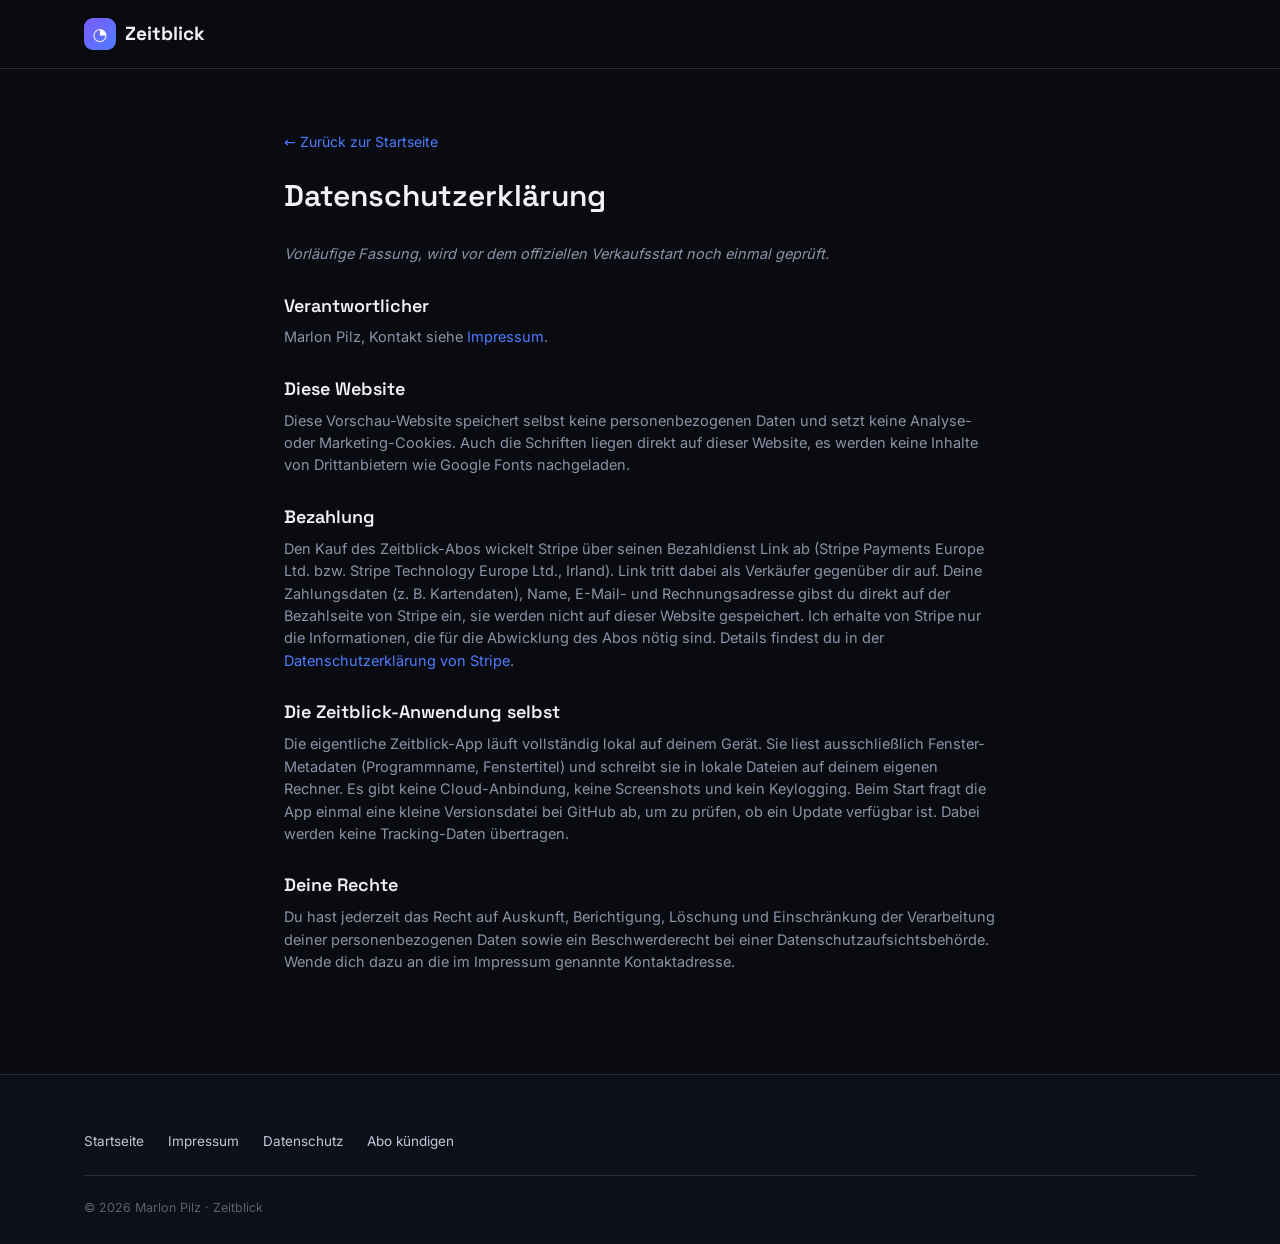
<file: datenschutz.html>
<!DOCTYPE html>
<html lang="de">
<head>
  <meta charset="UTF-8">
  <meta name="viewport" content="width=device-width, initial-scale=1.0">
  <title>Datenschutz – Zeitblick</title>
  <meta name="robots" content="noindex">
  <link rel="stylesheet" href="style.css?v=7">
</head>
<body>

  <header class="site-header">
    <div class="container header-inner">
      <a href="index.html" class="logo">
        <span class="logo-mark">◔</span>
        <span class="logo-text">Zeitblick</span>
      </a>
    </div>
  </header>

  <main class="subpage-main">
    <div class="container narrow">
      <a href="index.html" class="back-link">← Zurück zur Startseite</a>
      <h1>Datenschutzerklärung</h1>

      <p><em>Vorläufige Fassung, wird vor dem offiziellen Verkaufsstart noch einmal geprüft.</em></p>

      <h2>Verantwortlicher</h2>
      <p>
        Marlon Pilz, Kontakt siehe <a href="impressum.html">Impressum</a>.
      </p>

      <h2>Diese Website</h2>
      <p>
        Diese Vorschau-Website speichert selbst keine personenbezogenen Daten und
        setzt keine Analyse- oder Marketing-Cookies. Auch die Schriften liegen
        direkt auf dieser Website, es werden keine Inhalte von Drittanbietern
        wie Google Fonts nachgeladen.
      </p>
      <h2>Bezahlung</h2>
      <p>
        Den Kauf des Zeitblick-Abos wickelt Stripe über seinen Bezahldienst Link ab
        (Stripe Payments Europe Ltd. bzw. Stripe Technology Europe Ltd., Irland).
        Link tritt dabei als Verkäufer gegenüber dir auf. Deine Zahlungsdaten
        (z.&nbsp;B. Kartendaten), Name, E-Mail- und Rechnungsadresse gibst du direkt
        auf der Bezahlseite von Stripe ein, sie werden nicht auf dieser Website
        gespeichert. Ich erhalte von Stripe nur die Informationen, die für die
        Abwicklung des Abos nötig sind. Details findest du in der
        <a href="https://stripe.com/de/privacy" target="_blank" rel="noopener">Datenschutzerklärung von Stripe</a>.
      </p>

      <h2>Die Zeitblick-Anwendung selbst</h2>
      <p>
        Die eigentliche Zeitblick-App läuft vollständig lokal auf deinem Gerät.
        Sie liest ausschließlich Fenster-Metadaten (Programmname, Fenstertitel)
        und schreibt sie in lokale Dateien auf deinem eigenen Rechner. Es gibt
        keine Cloud-Anbindung, keine Screenshots und kein Keylogging. Beim Start
        fragt die App einmal eine kleine Versionsdatei bei GitHub ab, um zu
        prüfen, ob ein Update verfügbar ist. Dabei werden keine Tracking-Daten
        übertragen.
      </p>

      <h2>Deine Rechte</h2>
      <p>
        Du hast jederzeit das Recht auf Auskunft, Berichtigung, Löschung und
        Einschränkung der Verarbeitung deiner personenbezogenen Daten sowie ein
        Beschwerderecht bei einer Datenschutzaufsichtsbehörde. Wende dich dazu
        an die im Impressum genannte Kontaktadresse.
      </p>
    </div>
  </main>

  <footer class="site-footer">
    <div class="container">
      <div class="footer-links-simple">
        <a href="index.html">Startseite</a>
        <a href="impressum.html">Impressum</a>
        <a href="datenschutz.html">Datenschutz</a>
        <a href="kuendigen.html">Abo kündigen</a>
      </div>
      <p class="footer-copy">&copy; 2026 Marlon Pilz · Zeitblick</p>
    </div>
  </footer>

</body>
</html>
</file>
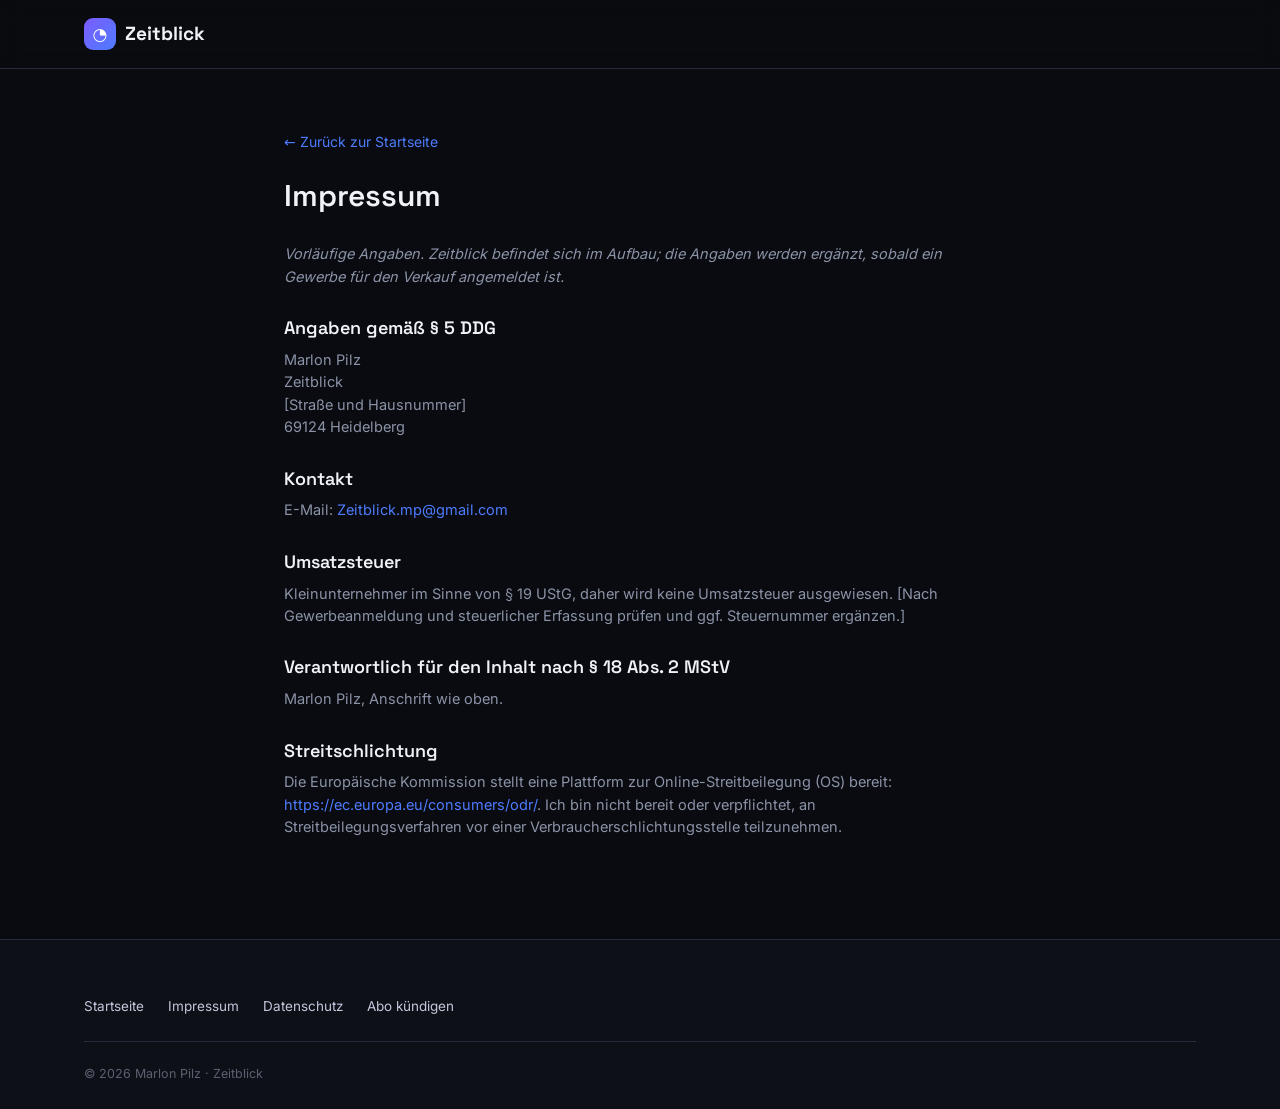
<file: impressum.html>
<!DOCTYPE html>
<html lang="de">
<head>
  <meta charset="UTF-8">
  <meta name="viewport" content="width=device-width, initial-scale=1.0">
  <title>Impressum – Zeitblick</title>
  <meta name="robots" content="noindex">
  <link rel="stylesheet" href="style.css?v=7">
</head>
<body>

  <header class="site-header">
    <div class="container header-inner">
      <a href="index.html" class="logo">
        <span class="logo-mark">◔</span>
        <span class="logo-text">Zeitblick</span>
      </a>
    </div>
  </header>

  <main class="subpage-main">
    <div class="container narrow">
      <a href="index.html" class="back-link">← Zurück zur Startseite</a>
      <h1>Impressum</h1>

      <p><em>Vorläufige Angaben. Zeitblick befindet sich im Aufbau; die Angaben werden
      ergänzt, sobald ein Gewerbe für den Verkauf angemeldet ist.</em></p>

      <h2>Angaben gemäß § 5 DDG</h2>
      <address>
        Marlon Pilz<br>
        Zeitblick<br>
        [Straße und Hausnummer]<br>
        69124 Heidelberg
      </address>

      <h2>Kontakt</h2>
      <p>
        E-Mail: <a href="mailto:Zeitblick.mp@gmail.com">Zeitblick.mp@gmail.com</a>
      </p>

      <h2>Umsatzsteuer</h2>
      <p>
        Kleinunternehmer im Sinne von § 19 UStG, daher wird keine Umsatzsteuer
        ausgewiesen. [Nach Gewerbeanmeldung und steuerlicher Erfassung prüfen
        und ggf. Steuernummer ergänzen.]
      </p>

      <h2>Verantwortlich für den Inhalt nach § 18 Abs. 2 MStV</h2>
      <p>Marlon Pilz, Anschrift wie oben.</p>

      <h2>Streitschlichtung</h2>
      <p>
        Die Europäische Kommission stellt eine Plattform zur Online-Streitbeilegung
        (OS) bereit: <a href="https://ec.europa.eu/consumers/odr/" target="_blank" rel="noopener">https://ec.europa.eu/consumers/odr/</a>.
        Ich bin nicht bereit oder verpflichtet, an Streitbeilegungsverfahren vor
        einer Verbraucherschlichtungsstelle teilzunehmen.
      </p>
    </div>
  </main>

  <footer class="site-footer">
    <div class="container">
      <div class="footer-links-simple">
        <a href="index.html">Startseite</a>
        <a href="impressum.html">Impressum</a>
        <a href="datenschutz.html">Datenschutz</a>
        <a href="kuendigen.html">Abo kündigen</a>
      </div>
      <p class="footer-copy">&copy; 2026 Marlon Pilz · Zeitblick</p>
    </div>
  </footer>

</body>
</html>
</file>
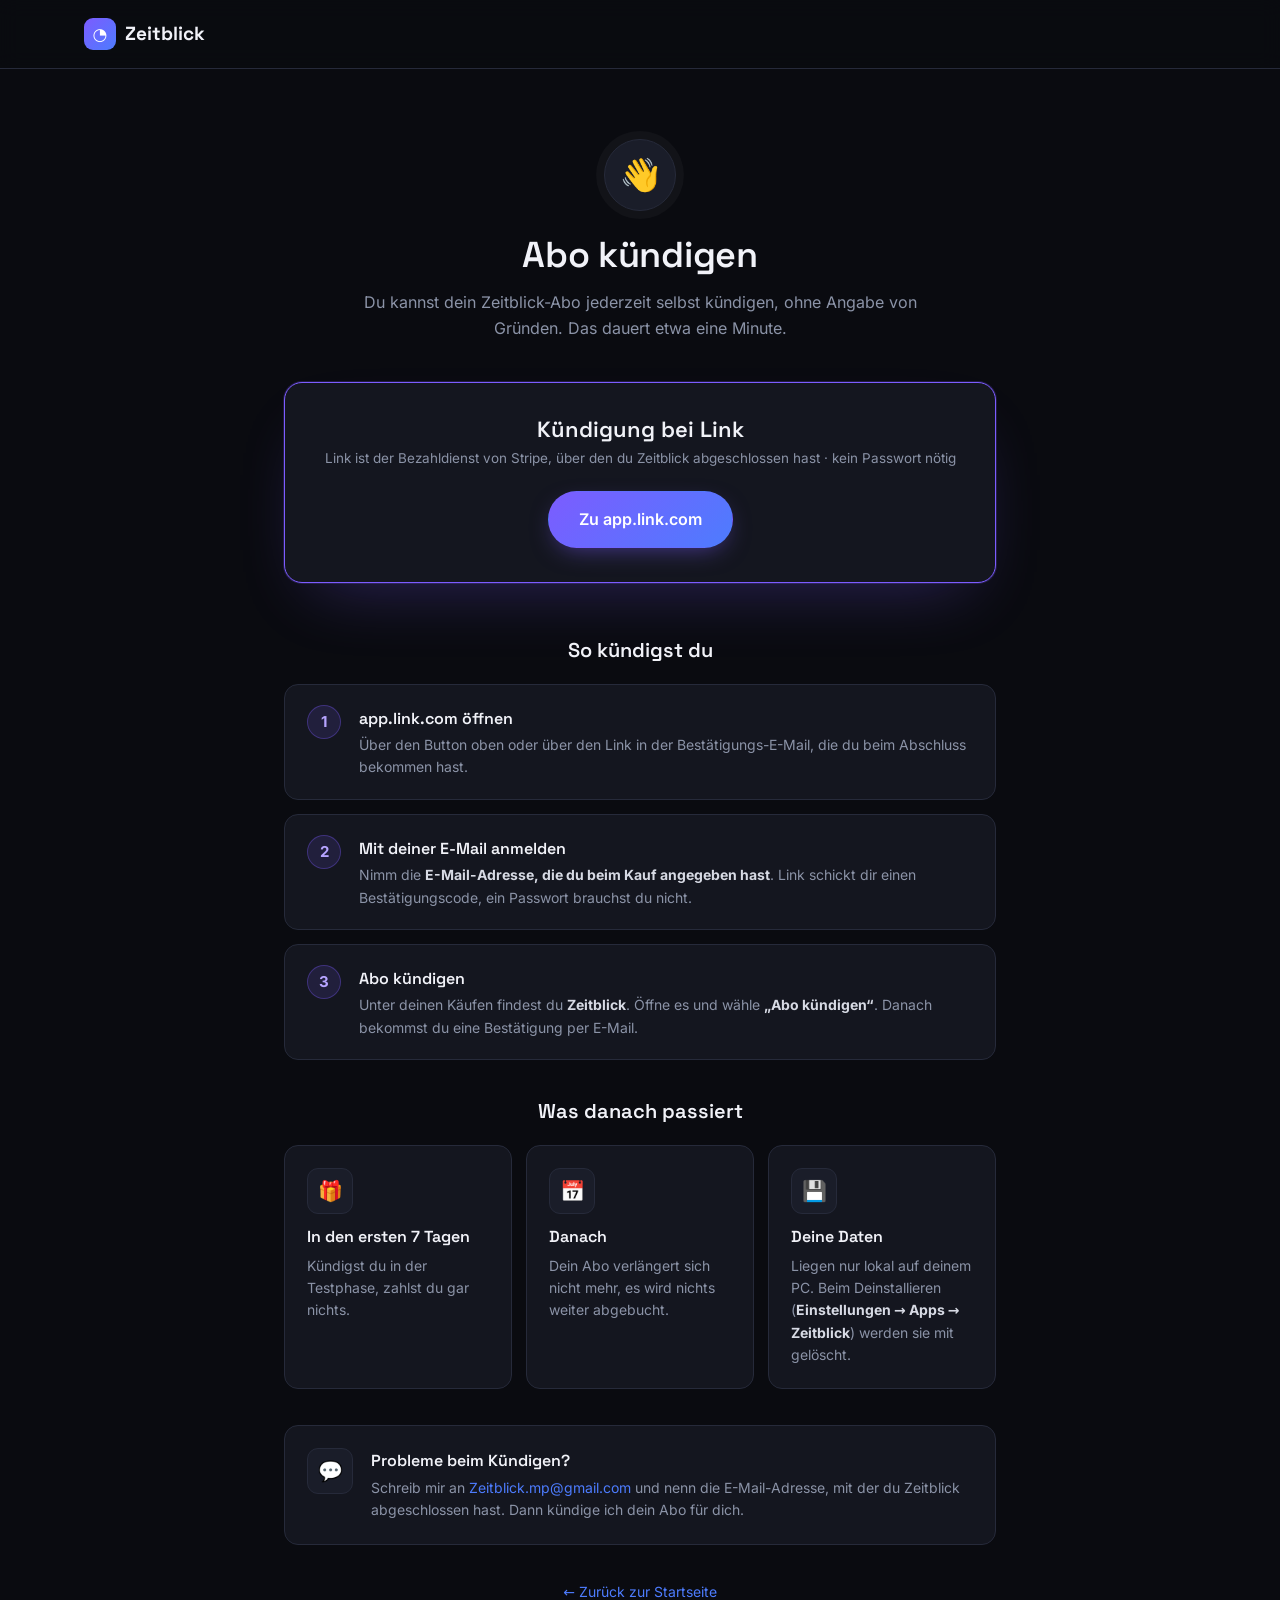
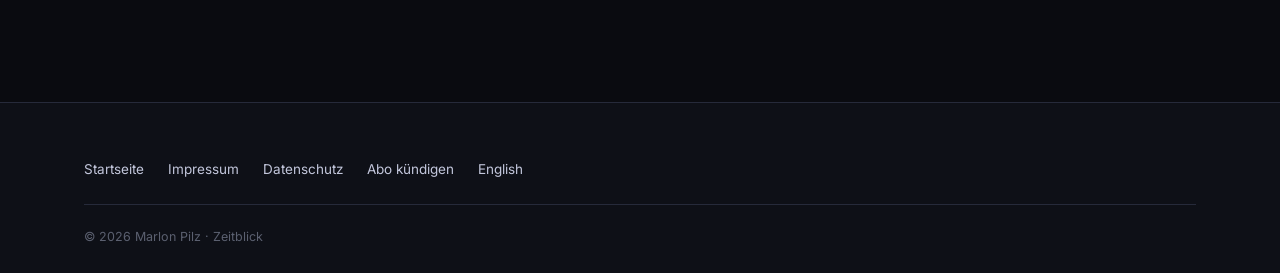
<file: kuendigen.html>
<!DOCTYPE html>
<html lang="de">
<head>
  <meta charset="UTF-8">
  <meta name="viewport" content="width=device-width, initial-scale=1.0">
  <title>Abo kündigen – Zeitblick</title>
  <meta name="robots" content="noindex">
  <link rel="stylesheet" href="style.css?v=7">
</head>
<body>

  <header class="site-header">
    <div class="container header-inner">
      <a href="index.html" class="logo">
        <span class="logo-mark">◔</span>
        <span class="logo-text">Zeitblick</span>
      </a>
    </div>
  </header>

  <main class="ty-main">
    <div class="container ty-wrap">

      <div class="ty-hero">
        <div class="ty-check soft" aria-hidden="true">👋</div>
        <h1>Abo kündigen</h1>
        <p class="ty-sub">Du kannst dein Zeitblick-Abo jederzeit selbst kündigen, ohne Angabe von Gründen. Das dauert etwa eine Minute.</p>
      </div>

      <div class="ty-download">
        <h2>Kündigung bei Link</h2>
        <p class="ty-meta">Link ist der Bezahldienst von Stripe, über den du Zeitblick abgeschlossen hast · kein Passwort nötig</p>
        <a href="https://app.link.com" target="_blank" rel="noopener" class="btn btn-pill-solid btn-large">Zu app.link.com</a>
      </div>

      <h2 class="ty-section-title">So kündigst du</h2>
      <ol class="ty-steps">
        <li>
          <span class="ty-num">1</span>
          <div>
            <h3>app.link.com öffnen</h3>
            <p>Über den Button oben oder über den Link in der Bestätigungs-E-Mail, die du beim Abschluss bekommen hast.</p>
          </div>
        </li>
        <li>
          <span class="ty-num">2</span>
          <div>
            <h3>Mit deiner E-Mail anmelden</h3>
            <p>Nimm die <strong>E-Mail-Adresse, die du beim Kauf angegeben hast</strong>. Link schickt dir einen Bestätigungscode, ein Passwort brauchst du nicht.</p>
          </div>
        </li>
        <li>
          <span class="ty-num">3</span>
          <div>
            <h3>Abo kündigen</h3>
            <p>Unter deinen Käufen findest du <strong>Zeitblick</strong>. Öffne es und wähle <strong>„Abo kündigen“</strong>. Danach bekommst du eine Bestätigung per E-Mail.</p>
          </div>
        </li>
      </ol>

      <h2 class="ty-section-title">Was danach passiert</h2>
      <div class="ty-info-grid three">
        <div class="ty-info">
          <div class="feature-icon">🎁</div>
          <h3>In den ersten 7 Tagen</h3>
          <p>Kündigst du in der Testphase, zahlst du gar nichts.</p>
        </div>
        <div class="ty-info">
          <div class="feature-icon">📅</div>
          <h3>Danach</h3>
          <p>Dein Abo verlängert sich nicht mehr, es wird nichts weiter abgebucht.</p>
        </div>
        <div class="ty-info">
          <div class="feature-icon">💾</div>
          <h3>Deine Daten</h3>
          <p>Liegen nur lokal auf deinem PC. Beim Deinstallieren (<strong>Einstellungen → Apps → Zeitblick</strong>) werden sie mit gelöscht.</p>
        </div>
      </div>

      <div class="ty-help">
        <div class="feature-icon">💬</div>
        <div>
          <h3>Probleme beim Kündigen?</h3>
          <p>Schreib mir an <a href="mailto:Zeitblick.mp@gmail.com?subject=Zeitblick%20Abo%20k%C3%BCndigen">Zeitblick.mp@gmail.com</a> und nenn die E-Mail-Adresse, mit der du Zeitblick abgeschlossen hast. Dann kündige ich dein Abo für dich.</p>
        </div>
      </div>

      <p class="ty-back"><a href="index.html">← Zurück zur Startseite</a></p>
    </div>
  </main>

  <footer class="site-footer">
    <div class="container">
      <div class="footer-links-simple">
        <a href="index.html">Startseite</a>
        <a href="impressum.html">Impressum</a>
        <a href="datenschutz.html">Datenschutz</a>
        <a href="kuendigen.html">Abo kündigen</a>
        <a href="en/cancel.html" hreflang="en">English</a>
      </div>
      <p class="footer-copy">&copy; 2026 Marlon Pilz · Zeitblick</p>
    </div>
  </footer>

</body>
</html>
</file>
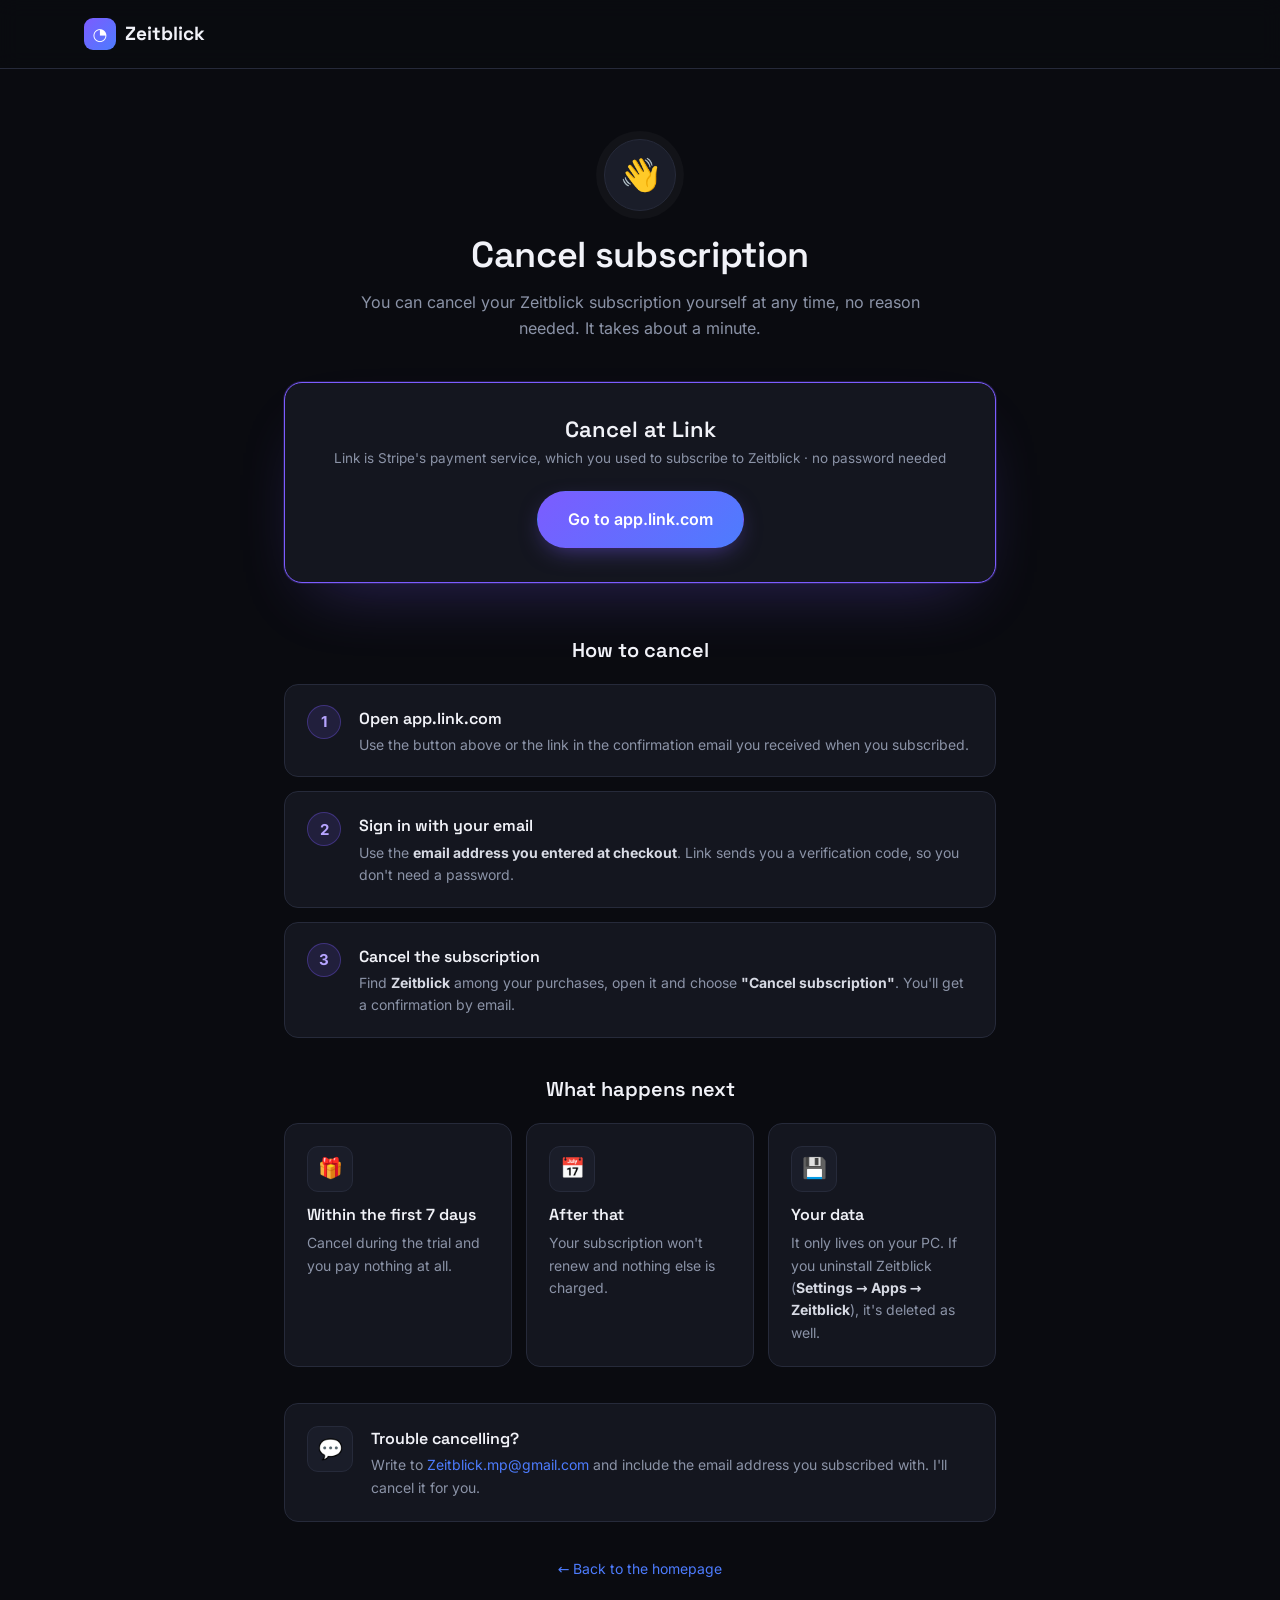
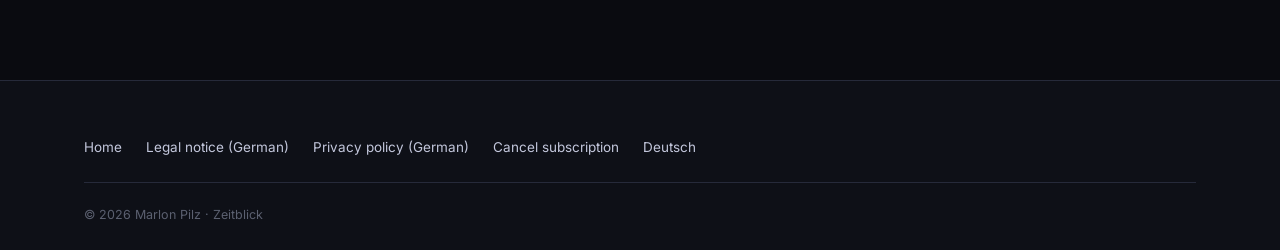
<file: en/cancel.html>
<!DOCTYPE html>
<html lang="en">
<head>
  <meta charset="UTF-8">
  <meta name="viewport" content="width=device-width, initial-scale=1.0">
  <title>Cancel subscription – Zeitblick</title>
  <meta name="robots" content="noindex">
  <link rel="stylesheet" href="../style.css?v=7">
</head>
<body>

  <header class="site-header">
    <div class="container header-inner">
      <a href="index.html" class="logo">
        <span class="logo-mark">◔</span>
        <span class="logo-text">Zeitblick</span>
      </a>
    </div>
  </header>

  <main class="ty-main">
    <div class="container ty-wrap">

      <div class="ty-hero">
        <div class="ty-check soft" aria-hidden="true">👋</div>
        <h1>Cancel subscription</h1>
        <p class="ty-sub">You can cancel your Zeitblick subscription yourself at any time, no reason needed. It takes about a minute.</p>
      </div>

      <div class="ty-download">
        <h2>Cancel at Link</h2>
        <p class="ty-meta">Link is Stripe's payment service, which you used to subscribe to Zeitblick · no password needed</p>
        <a href="https://app.link.com" target="_blank" rel="noopener" class="btn btn-pill-solid btn-large">Go to app.link.com</a>
      </div>

      <h2 class="ty-section-title">How to cancel</h2>
      <ol class="ty-steps">
        <li>
          <span class="ty-num">1</span>
          <div>
            <h3>Open app.link.com</h3>
            <p>Use the button above or the link in the confirmation email you received when you subscribed.</p>
          </div>
        </li>
        <li>
          <span class="ty-num">2</span>
          <div>
            <h3>Sign in with your email</h3>
            <p>Use the <strong>email address you entered at checkout</strong>. Link sends you a verification code, so you don't need a password.</p>
          </div>
        </li>
        <li>
          <span class="ty-num">3</span>
          <div>
            <h3>Cancel the subscription</h3>
            <p>Find <strong>Zeitblick</strong> among your purchases, open it and choose <strong>"Cancel subscription"</strong>. You'll get a confirmation by email.</p>
          </div>
        </li>
      </ol>

      <h2 class="ty-section-title">What happens next</h2>
      <div class="ty-info-grid three">
        <div class="ty-info">
          <div class="feature-icon">🎁</div>
          <h3>Within the first 7 days</h3>
          <p>Cancel during the trial and you pay nothing at all.</p>
        </div>
        <div class="ty-info">
          <div class="feature-icon">📅</div>
          <h3>After that</h3>
          <p>Your subscription won't renew and nothing else is charged.</p>
        </div>
        <div class="ty-info">
          <div class="feature-icon">💾</div>
          <h3>Your data</h3>
          <p>It only lives on your PC. If you uninstall Zeitblick (<strong>Settings → Apps → Zeitblick</strong>), it's deleted as well.</p>
        </div>
      </div>

      <div class="ty-help">
        <div class="feature-icon">💬</div>
        <div>
          <h3>Trouble cancelling?</h3>
          <p>Write to <a href="mailto:Zeitblick.mp@gmail.com?subject=Cancel%20Zeitblick%20subscription">Zeitblick.mp@gmail.com</a> and include the email address you subscribed with. I'll cancel it for you.</p>
        </div>
      </div>

      <p class="ty-back"><a href="index.html">← Back to the homepage</a></p>
    </div>
  </main>

  <footer class="site-footer">
    <div class="container">
      <div class="footer-links-simple">
        <a href="index.html">Home</a>
        <a href="../impressum.html">Legal notice (German)</a>
        <a href="../datenschutz.html">Privacy policy (German)</a>
        <a href="cancel.html">Cancel subscription</a>
        <a href="../kuendigen.html" hreflang="de">Deutsch</a>
      </div>
      <p class="footer-copy">&copy; 2026 Marlon Pilz · Zeitblick</p>
    </div>
  </footer>

</body>
</html>
</file>
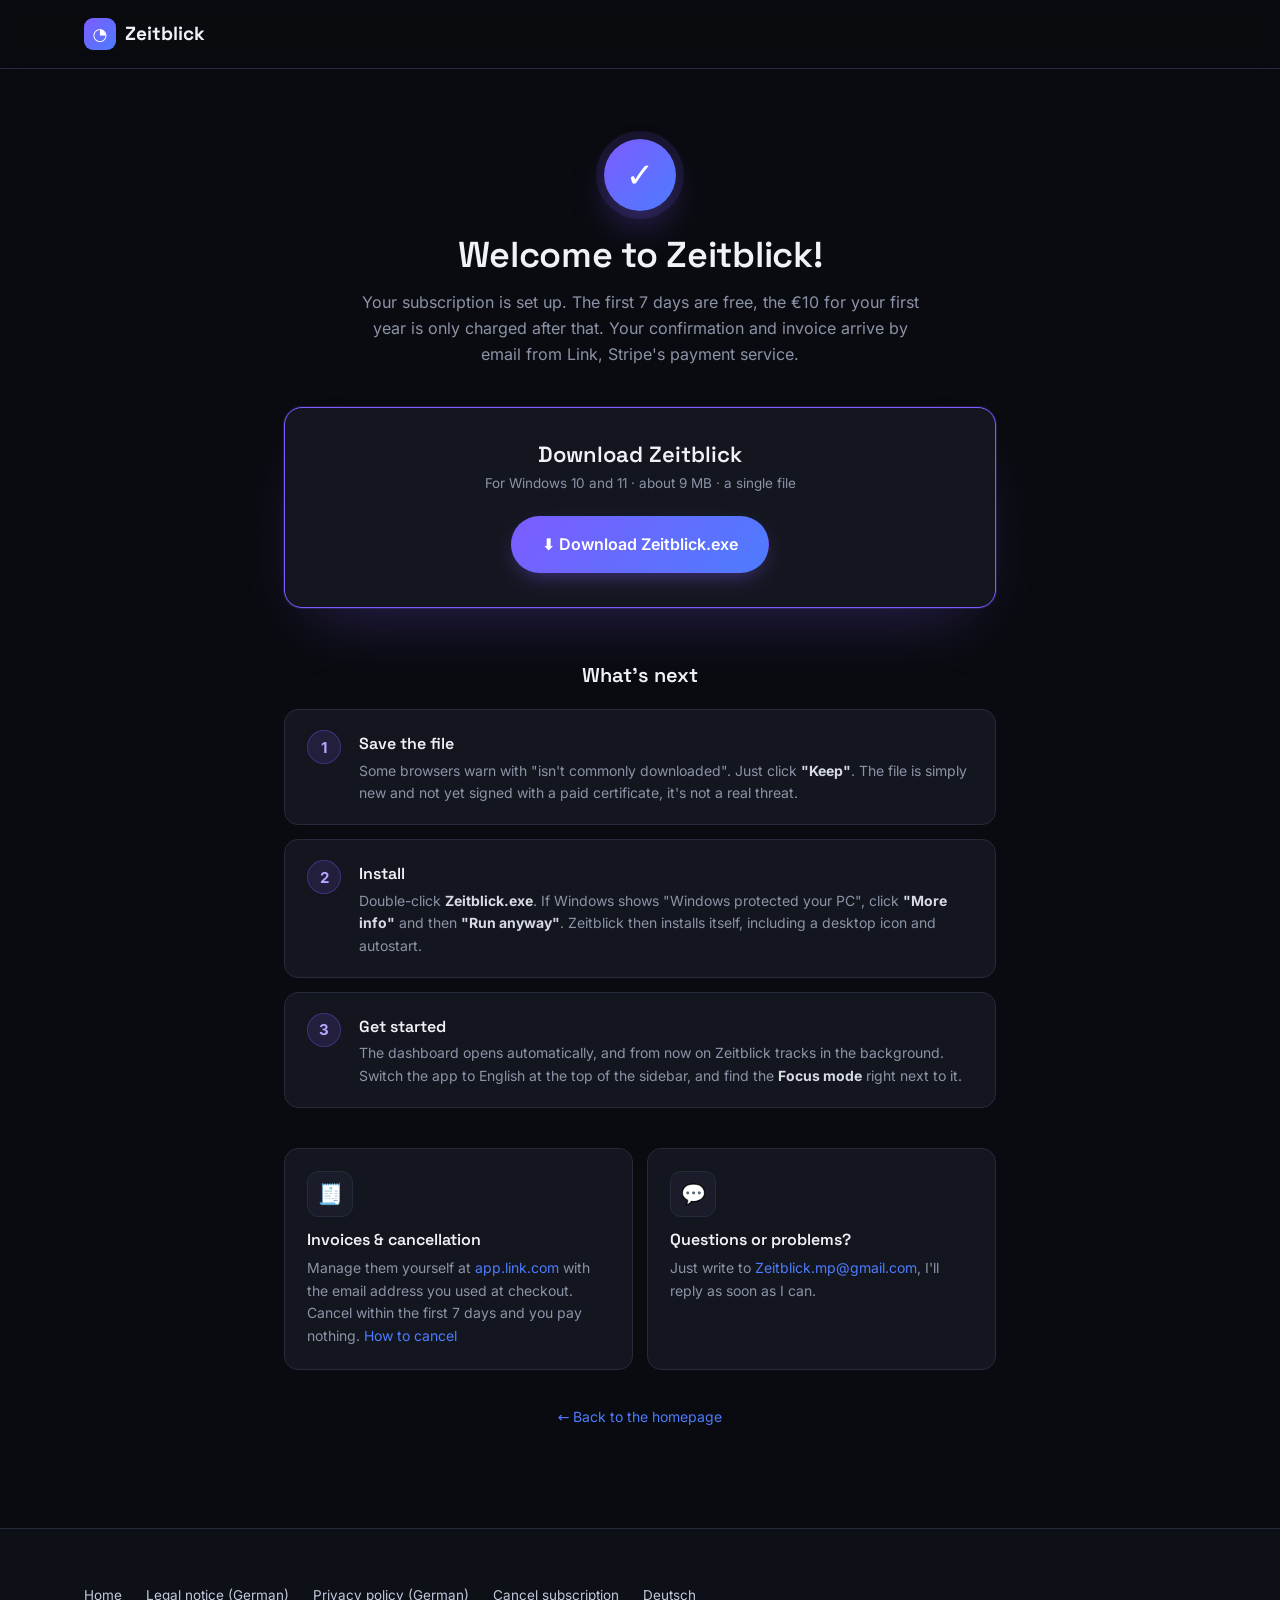
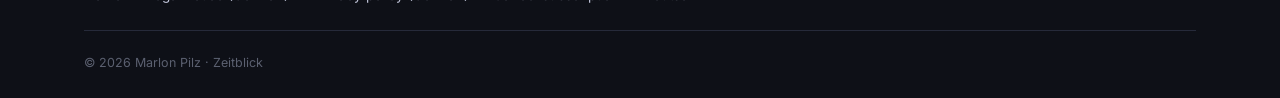
<file: en/thanks.html>
<!DOCTYPE html>
<html lang="en">
<head>
  <meta charset="UTF-8">
  <meta name="viewport" content="width=device-width, initial-scale=1.0">
  <title>Thanks for subscribing – Zeitblick</title>
  <meta name="robots" content="noindex">
  <link rel="stylesheet" href="../style.css?v=7">
</head>
<body>

  <header class="site-header">
    <div class="container header-inner">
      <a href="index.html" class="logo">
        <span class="logo-mark">◔</span>
        <span class="logo-text">Zeitblick</span>
      </a>
    </div>
  </header>

  <main class="ty-main">
    <div class="container ty-wrap">

      <div class="ty-hero">
        <div class="ty-check" aria-hidden="true">✓</div>
        <h1>Welcome to Zeitblick!</h1>
        <p class="ty-sub">Your subscription is set up. The first 7 days are free, the €10 for your first year is only charged after that. Your confirmation and invoice arrive by email from Link, Stripe's payment service.</p>
      </div>

      <div class="ty-download">
        <h2>Download Zeitblick</h2>
        <p class="ty-meta">For Windows 10 and 11 · about 9 MB · a single file</p>
        <a href="https://github.com/smaloxzs/zeitblick/releases/download/v1.1.6/Zeitblick.exe" class="btn btn-pill-solid btn-large">⬇ Download Zeitblick.exe</a>
      </div>

      <h2 class="ty-section-title">What's next</h2>
      <ol class="ty-steps">
        <li>
          <span class="ty-num">1</span>
          <div>
            <h3>Save the file</h3>
            <p>Some browsers warn with "isn't commonly downloaded". Just click <strong>"Keep"</strong>. The file is simply new and not yet signed with a paid certificate, it's not a real threat.</p>
          </div>
        </li>
        <li>
          <span class="ty-num">2</span>
          <div>
            <h3>Install</h3>
            <p>Double-click <strong>Zeitblick.exe</strong>. If Windows shows "Windows protected your PC", click <strong>"More info"</strong> and then <strong>"Run anyway"</strong>. Zeitblick then installs itself, including a desktop icon and autostart.</p>
          </div>
        </li>
        <li>
          <span class="ty-num">3</span>
          <div>
            <h3>Get started</h3>
            <p>The dashboard opens automatically, and from now on Zeitblick tracks in the background. Switch the app to English at the top of the sidebar, and find the <strong>Focus mode</strong> right next to it.</p>
          </div>
        </li>
      </ol>

      <div class="ty-info-grid">
        <div class="ty-info">
          <div class="feature-icon">🧾</div>
          <h3>Invoices &amp; cancellation</h3>
          <p>Manage them yourself at <a href="https://app.link.com" target="_blank" rel="noopener">app.link.com</a> with the email address you used at checkout. Cancel within the first 7 days and you pay nothing. <a href="cancel.html">How to cancel</a></p>
        </div>
        <div class="ty-info">
          <div class="feature-icon">💬</div>
          <h3>Questions or problems?</h3>
          <p>Just write to <a href="mailto:Zeitblick.mp@gmail.com">Zeitblick.mp@gmail.com</a>, I'll reply as soon as I can.</p>
        </div>
      </div>

      <p class="ty-back"><a href="index.html">← Back to the homepage</a></p>
    </div>
  </main>

  <footer class="site-footer">
    <div class="container">
      <div class="footer-links-simple">
        <a href="index.html">Home</a>
        <a href="../impressum.html">Legal notice (German)</a>
        <a href="../datenschutz.html">Privacy policy (German)</a>
        <a href="cancel.html">Cancel subscription</a>
        <a href="../danke.html?lang=de" hreflang="de">Deutsch</a>
      </div>
      <p class="footer-copy">&copy; 2026 Marlon Pilz · Zeitblick</p>
    </div>
  </footer>

</body>
</html>
</file>
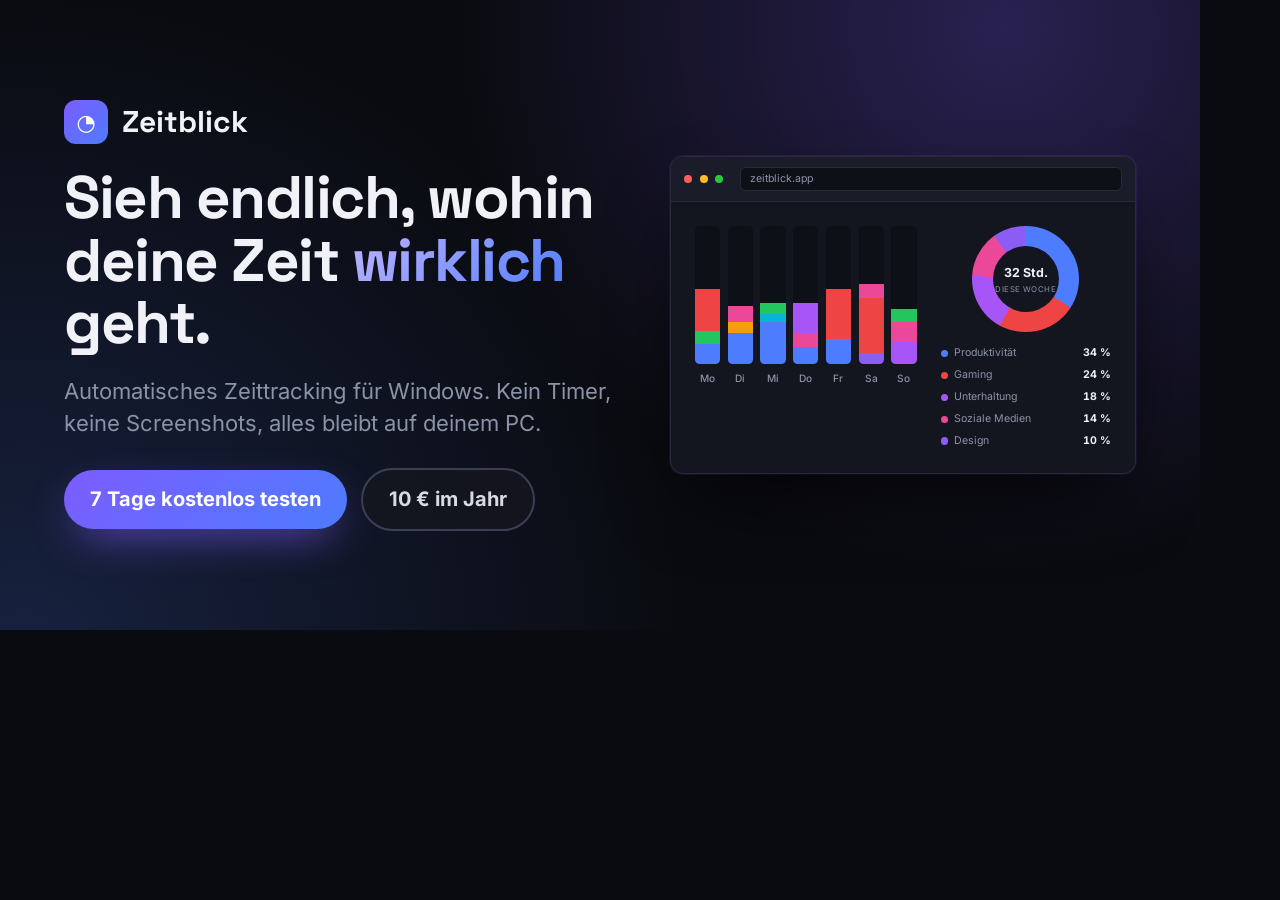
<file: marketing/ad.html>
<!DOCTYPE html>
<html lang="de">
<head>
<meta charset="UTF-8">
<title>Zeitblick Werbebild</title>
<!--
  Vorlage für Werbebilder. Format per ?f=og|post|carousel|story wählen und mit
  render-ads.cmd (headless Edge) als PNG speichern. Nutzt die Farben und die
  App-Vorschau aus ../style.css, damit alles wie die Website aussieht.
-->
<link rel="stylesheet" href="../style.css?v=7">
<style>
  html, body { margin: 0; overflow: hidden; background: var(--bg); }
  body { color: var(--text); font-family: var(--font-body); }
  .ad { position: relative; overflow: hidden; display: none; flex-direction: column; }
  .ad::before {
    content: ""; position: absolute; inset: -10%; pointer-events: none;
    background:
      radial-gradient(circle at 78% 12%, #7c5cff45, transparent 42%),
      radial-gradient(circle at 10% 95%, #4d7cfe33, transparent 45%);
  }
  .ad > * { position: relative; }
  body.f-og .ad.og, body.f-post .ad.post, body.f-carousel .ad.carousel, body.f-story .ad.story { display: flex; }

  .brand { display: flex; align-items: center; gap: 14px; font-family: var(--font-head); font-weight: 700; }
  .brand .logo-mark { color: #fff; }
  .headline { font-family: var(--font-head); font-weight: 700; letter-spacing: -1.5px; line-height: 1.04; }
  .grad { background: linear-gradient(135deg, #c3b5ff, var(--accent2)); -webkit-background-clip: text; background-clip: text; color: transparent; }
  .sub { color: var(--muted); line-height: 1.45; }
  .pill { display: inline-flex; align-items: center; justify-content: center; border-radius: 999px; font-weight: 700; white-space: nowrap; }
  .pill-solid { background: linear-gradient(135deg, var(--accent), var(--accent2)); color: #fff; box-shadow: 0 16px 44px -14px #7c5cffcc; }
  .pill-ghost { border: 2px solid #3a3f56; color: #d7dae4; background: #14161fcc; }
  .url { color: #aab0c4; font-weight: 600; }
  .mock .hero-visual { padding-bottom: 0; max-width: none; }
  .mock .browser-card { box-shadow: 0 40px 90px -30px #000, 0 0 0 1px #7c5cff22; }

  /* ── Link-Vorschau 1200 x 630 ── */
  .og { width: 1200px; height: 630px; padding: 60px 64px; box-sizing: border-box; flex-direction: row; align-items: center; gap: 46px; }
  .og .left { flex: 0 0 560px; display: flex; flex-direction: column; gap: 22px; }
  .og .brand { font-size: 30px; }
  .og .brand .logo-mark { width: 44px; height: 44px; border-radius: 12px; font-size: 22px; }
  .og .headline { font-size: 60px; }
  .og .sub { font-size: 22px; }
  .og .row { display: flex; gap: 14px; align-items: center; margin-top: 6px; }
  .og .pill { font-size: 20px; padding: 14px 26px; }
  .og .mock { flex: 1; zoom: 0.92; }

  /* ── Instagram-Post 1080 x 1350 ── */
  .post, .carousel { width: 1080px; height: 1350px; padding: 84px 80px 76px; box-sizing: border-box; gap: 34px; }
  .post .brand, .carousel .brand, .story .brand { font-size: 40px; }
  .post .brand .logo-mark, .carousel .brand .logo-mark, .story .brand .logo-mark { width: 58px; height: 58px; border-radius: 16px; font-size: 30px; }
  .post .headline { font-size: 94px; margin-top: 10px; }
  .post .sub { font-size: 32px; }
  .post .mock { zoom: 1.32; margin-top: 6px; }
  .bottom { margin-top: auto; display: flex; align-items: center; justify-content: space-between; gap: 24px; }
  .post .pill, .carousel .pill { font-size: 34px; padding: 24px 40px; }
  .post .tag, .carousel .tag { font-size: 28px; color: #d7dae4; font-weight: 600; text-align: right; line-height: 1.35; }
  .post .tag span, .carousel .tag span { display: block; color: var(--muted); font-weight: 500; font-size: 24px; }

  /* ── Karussell-Bild 2: Warum Zeitblick ── */
  .carousel .headline { font-size: 84px; margin-top: 16px; }
  .features { display: flex; flex-direction: column; gap: 22px; margin-top: 18px; }
  .feat { display: flex; gap: 26px; align-items: flex-start; background: #14161fd9; border: 1.5px solid var(--border); border-radius: 26px; padding: 28px 30px; }
  .feat .ico { flex: 0 0 76px; height: 76px; display: grid; place-items: center; font-size: 38px; background: var(--panel-2); border: 1.5px solid var(--border); border-radius: 20px; }
  .feat h3 { font-family: var(--font-head); font-size: 36px; margin: 2px 0 6px; }
  .feat p { color: var(--muted); font-size: 27px; line-height: 1.4; margin: 0; }

  /* ── Story 1080 x 1920 ── */
  .story { width: 1080px; height: 1920px; padding: 150px 80px 190px; box-sizing: border-box; gap: 40px; align-items: center; text-align: center; }
  .story .headline { font-size: 104px; margin-top: 30px; }
  .story .sub { font-size: 36px; max-width: 860px; }
  .story .mock { zoom: 1.32; width: 100%; margin-top: 10px; text-align: left; }
  .checks { display: flex; flex-direction: column; gap: 16px; font-size: 34px; color: #d7dae4; margin-top: 10px; }
  .checks b { color: #b6a4ff; margin-right: 10px; }
  .story .pill { font-size: 44px; padding: 32px 60px; margin-top: auto; }
  .story .tag { font-size: 32px; color: #d7dae4; font-weight: 600; }
  .story .url { font-size: 30px; }

  /* ── Product-Hunt-Galeriebild 1270 x 760: gleiches Layout wie die Link-Vorschau ── */
  body.f-ph .ad.og { display: flex; width: 1270px; height: 760px; padding: 80px 76px; }
  body.f-ph .og .left { flex-basis: 590px; gap: 26px; }
  body.f-ph .og .headline { font-size: 66px; }
  body.f-ph .og .sub { font-size: 24px; }
  body.f-ph .og .mock { zoom: 1; }

  /* ── Product-Hunt-Vorschaubild 480 x 480 ── */
  .thumb { width: 480px; height: 480px; align-items: center; justify-content: center; background: linear-gradient(135deg, var(--accent), var(--accent2)); }
  .thumb::before { display: none; }
  .thumb .glyph { color: #fff; font-size: 400px; line-height: 1; font-family: var(--font-head); }
  body.f-thumb .ad.thumb { display: flex; }

  /* ── X/Reddit-Bild 1600 x 900 mit echtem App-Screenshot (screens/, erzeugt von app-screens.py) ── */
  .x { width: 1600px; height: 900px; padding: 70px 0 0 72px; box-sizing: border-box; flex-direction: row; gap: 56px; }
  body.f-x .ad.x { display: flex; }
  .x .left { flex: 0 0 470px; display: flex; flex-direction: column; gap: 26px; padding-bottom: 64px; }
  .x .brand { font-size: 34px; }
  .x .brand .logo-mark { width: 50px; height: 50px; border-radius: 14px; font-size: 26px; }
  .x .headline { font-size: 70px; margin-top: 12px; }
  .x .sub { font-size: 26px; }
  .x .row { display: flex; flex-wrap: wrap; gap: 14px; margin-top: 4px; }
  .x .pill { font-size: 22px; padding: 16px 28px; }
  .x .url { margin-top: auto; font-size: 21px; }
  .x .url span { display: block; color: #6f7690; font-weight: 500; font-size: 17px; margin-top: 6px; }
  .x .shot { flex: 0 0 auto; align-self: flex-end; margin-bottom: -44px; }
  .x .shot img { display: block; width: 1150px; border-radius: 18px; border: 1.5px solid #2c3044; box-shadow: 0 40px 100px -30px #000, 0 0 0 1px #7c5cff26; }
</style>
</head>
<body>

<template id="mock">
  <div class="hero-visual">
    <div class="browser-card">
      <div class="browser-bar">
        <span class="dot r"></span><span class="dot y"></span><span class="dot g"></span>
        <span class="browser-url">zeitblick.app</span>
      </div>
      <div class="browser-body">
        <div class="mini-week">
          <div class="mini-day"><div class="mini-bar">
            <span style="height:14%;background:var(--cat-produktiv)"></span>
            <span style="height:10%;background:var(--cat-kommunikation)"></span>
            <span style="height:30%;background:var(--cat-gaming)"></span>
          </div><b data-en="Mon">Mo</b></div>
          <div class="mini-day"><div class="mini-bar">
            <span style="height:22%;background:var(--cat-produktiv)"></span>
            <span style="height:8%;background:var(--cat-browsing)"></span>
            <span style="height:12%;background:var(--cat-sozial)"></span>
          </div><b data-en="Tue">Di</b></div>
          <div class="mini-day"><div class="mini-bar">
            <span style="height:30%;background:var(--cat-produktiv)"></span>
            <span style="height:6%;background:var(--cat-lernen)"></span>
            <span style="height:8%;background:var(--cat-kommunikation)"></span>
          </div><b data-en="Wed">Mi</b></div>
          <div class="mini-day"><div class="mini-bar">
            <span style="height:12%;background:var(--cat-produktiv)"></span>
            <span style="height:10%;background:var(--cat-sozial)"></span>
            <span style="height:22%;background:var(--cat-unterhaltung)"></span>
          </div><b data-en="Thu">Do</b></div>
          <div class="mini-day"><div class="mini-bar">
            <span style="height:18%;background:var(--cat-produktiv)"></span>
            <span style="height:36%;background:var(--cat-gaming)"></span>
          </div><b data-en="Fri">Fr</b></div>
          <div class="mini-day"><div class="mini-bar">
            <span style="height:8%;background:var(--cat-design)"></span>
            <span style="height:40%;background:var(--cat-gaming)"></span>
            <span style="height:10%;background:var(--cat-sozial)"></span>
          </div><b data-en="Sat">Sa</b></div>
          <div class="mini-day"><div class="mini-bar">
            <span style="height:16%;background:var(--cat-unterhaltung)"></span>
            <span style="height:14%;background:var(--cat-sozial)"></span>
            <span style="height:10%;background:var(--cat-kommunikation)"></span>
          </div><b data-en="Sun">So</b></div>
        </div>
        <div class="mini-stats">
          <div class="mini-donut" style="background: conic-gradient(var(--cat-produktiv) 0% 34%, var(--cat-gaming) 34% 58%, var(--cat-unterhaltung) 58% 76%, var(--cat-sozial) 76% 90%, var(--cat-design) 90% 100%)">
            <div class="mini-donut-hole"><b data-en="32 h">32 Std.</b><span data-en="this week">diese Woche</span></div>
          </div>
          <div class="mini-legend">
            <div><span class="dot" style="background:var(--cat-produktiv)"></span><span data-en="Productivity">Produktivität</span><b data-en="34%">34 %</b></div>
            <div><span class="dot" style="background:var(--cat-gaming)"></span><span>Gaming</span><b data-en="24%">24 %</b></div>
            <div><span class="dot" style="background:var(--cat-unterhaltung)"></span><span data-en="Entertainment">Unterhaltung</span><b data-en="18%">18 %</b></div>
            <div><span class="dot" style="background:var(--cat-sozial)"></span><span data-en="Social media">Soziale Medien</span><b data-en="14%">14 %</b></div>
            <div><span class="dot" style="background:var(--cat-design)"></span><span>Design</span><b data-en="10%">10 %</b></div>
          </div>
        </div>
      </div>
    </div>
  </div>
</template>

<!-- Link-Vorschau (WhatsApp, Discord, X, iMessage ...), mit ?f=ph auch das Product-Hunt-Galeriebild -->
<section class="ad og">
  <div class="left">
    <div class="brand"><span class="logo-mark">◔</span>Zeitblick</div>
    <div class="headline" data-en="See where your time <span class='grad'>really</span> goes.">Sieh endlich, wohin deine Zeit <span class="grad">wirklich</span> geht.</div>
    <div class="sub" data-en="Automatic time tracking for Windows. No timers, no screenshots, everything stays on your PC.">Automatisches Zeittracking für Windows. Kein Timer, keine Screenshots, alles bleibt auf deinem PC.</div>
    <div class="row">
      <span class="pill pill-solid" data-en="Try it free for 7 days">7 Tage kostenlos testen</span>
      <span class="pill pill-ghost" data-en="€10 a year">10 € im Jahr</span>
    </div>
  </div>
  <div class="mock"></div>
</section>

<!-- Instagram-Post / Karussell-Bild 1 -->
<section class="ad post">
  <div class="brand"><span class="logo-mark">◔</span>Zeitblick</div>
  <div class="headline" data-en="See where your time <span class='grad'>really</span> goes.">Sieh endlich, wohin deine Zeit <span class="grad">wirklich</span> geht.</div>
  <div class="sub" data-en="Zeitblick automatically records which apps, games and websites you use on your PC. No timers, no screenshots.">Zeitblick zeichnet automatisch auf, welche Apps, Spiele und Websites du am PC nutzt. Ohne Timer, ohne Screenshots.</div>
  <div class="mock"></div>
  <div class="bottom">
    <span class="pill pill-solid" data-en="Try it free for 7 days">7 Tage kostenlos testen</span>
    <div class="tag" data-en="€10 a year<span>for Windows</span>">10 € im Jahr<span>für Windows</span></div>
  </div>
</section>

<!-- Karussell-Bild 2 -->
<section class="ad carousel">
  <div class="brand"><span class="logo-mark">◔</span>Zeitblick</div>
  <div class="headline" data-en="Where does your time <span class='grad'>actually</span> go?">Wofür geht deine Zeit <span class="grad">eigentlich</span> drauf?</div>
  <div class="features">
    <div class="feat"><div class="ico">⏱️</div><div><h3 data-en="Tracks on its own">Trackt von selbst</h3><p data-en="Every app, every game, every website. You never have to start a timer.">Jede App, jedes Spiel, jede Website. Du musst nie einen Timer starten.</p></div></div>
    <div class="feat"><div class="ico">🎯</div><div><h3 data-en="Focus mode">Fokus-Modus</h3><p data-en="Keeps TikTok, YouTube and co. away while you study or work.">Hält dir TikTok, YouTube und Co. vom Leib, solange du lernst oder arbeitest.</p></div></div>
    <div class="feat"><div class="ico">🔒</div><div><h3 data-en="100% private">100 % privat</h3><p data-en="No cloud, no screenshots. Your data stays on your PC.">Keine Cloud, keine Screenshots. Deine Daten bleiben auf deinem PC.</p></div></div>
    <div class="feat"><div class="ico">💶</div><div><h3 data-en="€10 a year">10 € im Jahr</h3><p data-en="For comparison: Rize starts at $9.99 a month.">Zum Vergleich: Rize kostet ab 9,99 $ im Monat.</p></div></div>
  </div>
  <div class="bottom">
    <span class="pill pill-solid" data-en="Try it free for 7 days">7 Tage kostenlos testen</span>
    <div class="tag" data-en="Link in bio<span>for Windows</span>">Link in Bio<span>für Windows</span></div>
  </div>
</section>

<!-- Story (Instagram, TikTok, WhatsApp-Status) -->
<section class="ad story">
  <div class="brand"><span class="logo-mark">◔</span>Zeitblick</div>
  <div class="headline" data-en="Where did your day <span class='grad'>actually</span> go?">Wo ist dein Tag <span class="grad">eigentlich</span> hin?</div>
  <div class="sub" data-en="Zeitblick automatically shows you how much time you spend on which apps and websites.">Zeitblick zeigt dir automatisch, wie viel Zeit du am PC in welche Apps und Websites steckst.</div>
  <div class="mock"></div>
  <div class="checks">
    <div data-en="<b>✓</b>Tracks on its own, no timer"><b>✓</b>Trackt von selbst, ohne Timer</div>
    <div data-en="<b>✓</b>Focus mode against distractions"><b>✓</b>Fokus-Modus gegen Ablenkung</div>
    <div data-en="<b>✓</b>100% local on your PC"><b>✓</b>100 % lokal auf deinem PC</div>
  </div>
  <span class="pill pill-solid" data-en="Try it free for 7 days">7 Tage kostenlos testen</span>
  <div class="tag" data-en="then €10 a year · for Windows">danach 10 € im Jahr · für Windows</div>
  <div class="url" data-en="smaloxzs.github.io/zeitblick-landing/en">smaloxzs.github.io/zeitblick-landing</div>
</section>

<!-- X/Reddit-Bild mit echtem Screenshot: ?f=x&shot=week oder ?f=x&shot=stats -->
<section class="ad x">
  <div class="left">
    <div class="brand"><span class="logo-mark">◔</span>Zeitblick</div>
    <div class="headline shot-week" data-en="Your week. <span class='grad'>Tracked</span> by itself.">Deine Woche. <span class="grad">Von selbst</span> getrackt.</div>
    <div class="sub shot-week" data-en="Every app, game and website you use on your PC, as a calendar. No timers, nothing leaves your machine.">Jede App, jedes Spiel und jede Website am PC als Kalender. Ohne Timer, alles bleibt auf deinem Rechner.</div>
    <div class="headline shot-stats" data-en="Where did your week <span class='grad'>actually</span> go?">Wo ist deine Woche <span class="grad">eigentlich</span> hin?</div>
    <div class="sub shot-stats" data-en="Categories, top apps, daily totals. €10 a year instead of $9.99 a month.">Kategorien, Top-Apps, Tagesverlauf. 10 € im Jahr statt 9,99 $ im Monat.</div>
    <div class="row">
      <span class="pill pill-solid" data-en="Try it free for 7 days">7 Tage kostenlos testen</span>
      <span class="pill pill-ghost" data-en="€10 a year">10 € im Jahr</span>
    </div>
    <div class="url" data-en="smaloxzs.github.io/zeitblick-landing/en<span>Windows 10/11 · screenshot with sample data</span>">smaloxzs.github.io/zeitblick-landing<span>Windows 10/11 · Screenshot mit Beispieldaten</span></div>
  </div>
  <div class="shot"><img alt=""></div>
</section>

<!-- Product-Hunt-Vorschaubild (quadratisches Icon) -->
<section class="ad thumb"><span class="glyph">◔</span></section>

<script>
  const params = new URLSearchParams(location.search);
  const f = params.get("f") || "og";
  document.body.classList.add("f-" + f);
  const tpl = document.getElementById("mock");
  document.querySelectorAll(".mock").forEach(m => m.appendChild(tpl.content.cloneNode(true)));
  if (params.get("lang") === "en") {
    document.documentElement.lang = "en";
    document.querySelectorAll("[data-en]").forEach(el => { el.innerHTML = el.dataset.en; });
  }
  const shot = params.get("shot") || "week";
  document.querySelectorAll(".shot-week, .shot-stats").forEach(el => { el.hidden = !el.classList.contains("shot-" + shot); });
  document.querySelector(".x .shot img").src = `screens/app-${shot}-${params.get("lang") === "en" ? "en" : "de"}.png`;
</script>
</body>
</html>
</file>
<file: style.css>
/* ═══════════════ Zeitblick Landingpage ═══════════════ */

/* Schriften selbst gehostet (fonts/, SIL OFL), damit beim Seitenaufruf keine
   IP-Adresse an Google geht. Variable Fonts: eine Datei deckt alle Stärken ab. */
@font-face {
  font-family: "Inter";
  font-style: normal;
  font-weight: 400 700;
  font-display: swap;
  src: url("fonts/inter-latin-ext.woff2") format("woff2");
  unicode-range: U+0100-02BA, U+02BD-02C5, U+02C7-02CC, U+02CE-02D7, U+02DD-02FF, U+0304, U+0308, U+0329, U+1D00-1DBF, U+1E00-1E9F, U+1EF2-1EFF, U+2020, U+20A0-20AB, U+20AD-20C0, U+2113, U+2C60-2C7F, U+A720-A7FF;
}
@font-face {
  font-family: "Inter";
  font-style: normal;
  font-weight: 400 700;
  font-display: swap;
  src: url("fonts/inter-latin.woff2") format("woff2");
  unicode-range: U+0000-00FF, U+0131, U+0152-0153, U+02BB-02BC, U+02C6, U+02DA, U+02DC, U+0304, U+0308, U+0329, U+2000-206F, U+20AC, U+2122, U+2191, U+2193, U+2212, U+2215, U+FEFF, U+FFFD;
}
@font-face {
  font-family: "Space Grotesk";
  font-style: normal;
  font-weight: 500 700;
  font-display: swap;
  src: url("fonts/space-grotesk-latin-ext.woff2") format("woff2");
  unicode-range: U+0100-02BA, U+02BD-02C5, U+02C7-02CC, U+02CE-02D7, U+02DD-02FF, U+0304, U+0308, U+0329, U+1D00-1DBF, U+1E00-1E9F, U+1EF2-1EFF, U+2020, U+20A0-20AB, U+20AD-20C0, U+2113, U+2C60-2C7F, U+A720-A7FF;
}
@font-face {
  font-family: "Space Grotesk";
  font-style: normal;
  font-weight: 500 700;
  font-display: swap;
  src: url("fonts/space-grotesk-latin.woff2") format("woff2");
  unicode-range: U+0000-00FF, U+0131, U+0152-0153, U+02BB-02BC, U+02C6, U+02DA, U+02DC, U+0304, U+0308, U+0329, U+2000-206F, U+20AC, U+2122, U+2191, U+2193, U+2212, U+2215, U+FEFF, U+FFFD;
}

:root {
  --bg: #0a0b10;
  --bg-alt: #0e1017;
  --panel: #14161f;
  --panel-2: #1a1d29;
  --border: #262a3a;
  --text: #f1f2f8;
  --muted: #8b93a7;
  --accent: #7c5cff;
  --accent2: #4d7cfe;

  --cat-produktiv: #4d7cfe;
  --cat-design: #8b5cf6;
  --cat-lernen: #06b6d4;
  --cat-kommunikation: #22c55e;
  --cat-sozial: #ec4899;
  --cat-browsing: #f59e0b;
  --cat-gaming: #ef4444;
  --cat-unterhaltung: #a855f7;
  --cat-windows: #7891ab;

  --radius: 14px;
  --font-head: "Space Grotesk", system-ui, sans-serif;
  --font-body: "Inter", system-ui, sans-serif;
}

* { margin: 0; padding: 0; box-sizing: border-box; }
html { scroll-behavior: smooth; }

body {
  background: var(--bg);
  color: var(--text);
  font-family: var(--font-body);
  line-height: 1.55;
  -webkit-font-smoothing: antialiased;
}

h1, h2, h3 { font-family: var(--font-head); font-weight: 600; line-height: 1.15; }

.container { max-width: 1160px; margin: 0 auto; padding: 0 24px; }
.container.narrow { max-width: 760px; }
.center { text-align: center; }

a { color: inherit; text-decoration: none; }

/* ── Buttons: durchgehend Pill-Form, an Rize angelehnt ── */

.btn {
  display: inline-flex;
  align-items: center;
  justify-content: center;
  gap: 8px;
  border-radius: 999px;
  font-weight: 600;
  font-family: var(--font-body);
  cursor: pointer;
  border: 1.5px solid transparent;
  transition: transform .15s, box-shadow .15s, background .15s, border-color .15s;
  white-space: nowrap;
}
/* helle, gefüllte Pille (Haupt-CTA, wie Rizes "Start Free Trial") */
.btn-pill-light {
  background: #fff;
  color: #0a0b10;
}
.btn-pill-light:hover { transform: translateY(-2px); box-shadow: 0 10px 26px -8px #ffffff55; }
/* Umrandete Pille auf dunklem Grund (sekundäre CTA) */
.btn-pill-ghost {
  background: transparent;
  color: var(--text);
  border-color: #454b63;
}
.btn-pill-ghost:hover { border-color: #6b7290; background: #ffffff0a; }
/* Markenfarbige Pille (innerhalb heller Karten, z. B. Preise) */
.btn-pill-solid {
  background: linear-gradient(135deg, var(--accent), var(--accent2));
  color: #fff;
  box-shadow: 0 8px 24px -8px #7c5cff88;
}
.btn-pill-solid:hover { transform: translateY(-2px); box-shadow: 0 12px 28px -8px #7c5cffaa; }

.btn-large { padding: 15px 30px; font-size: 16px; }
.btn-small { padding: 9px 20px; font-size: 13.5px; }

/* ── Top-Banner ── */

.top-banner {
  background: linear-gradient(90deg, var(--accent), var(--accent2));
  color: #fff;
  display: flex;
  align-items: center;
  justify-content: center;
  font-size: 13px;
  font-weight: 500;
  padding: 10px 44px;
  position: relative;
}
.top-banner-inner {
  display: flex;
  align-items: center;
  gap: 9px;
  flex-wrap: wrap;
  justify-content: center;
  text-align: center;
}
.top-banner-badge {
  background: rgba(255, 255, 255, 0.22);
  padding: 2px 10px;
  border-radius: 999px;
  font-size: 11px;
  font-weight: 700;
  letter-spacing: 0.03em;
  text-transform: uppercase;
}
.top-banner a {
  color: #fff;
  text-decoration: underline;
  text-underline-offset: 2px;
}
.top-banner-close {
  position: absolute;
  right: 12px;
  top: 50%;
  transform: translateY(-50%);
  background: none;
  border: none;
  color: rgba(255, 255, 255, 0.75);
  font-size: 14px;
  cursor: pointer;
  line-height: 1;
  padding: 6px;
}
.top-banner-close:hover { color: #fff; }

/* ── Header ── */

.site-header {
  position: sticky;
  top: 0;
  z-index: 40;
  background: rgba(10, 11, 16, 0.82);
  backdrop-filter: blur(10px);
  border-bottom: 1px solid var(--border);
}
.header-inner { display: flex; align-items: center; gap: 28px; height: 68px; }

.logo { display: flex; align-items: center; gap: 9px; font-family: var(--font-head); font-weight: 700; font-size: 19px; }
.logo-mark {
  width: 32px; height: 32px;
  display: grid; place-items: center;
  background: linear-gradient(135deg, var(--accent), var(--accent2));
  border-radius: 9px;
  color: #fff;
  font-size: 17px;
  flex: none;
}

.main-nav { display: flex; gap: 18px; margin-left: 8px; flex: 1; white-space: nowrap; }
.main-nav a { color: var(--muted); font-size: 13.5px; font-weight: 500; transition: color .15s; }
.main-nav a:hover { color: var(--text); }

.header-actions { display: flex; align-items: center; gap: 14px; margin-left: auto; }
.lang-switch {
  font-size: 12.5px;
  font-weight: 700;
  letter-spacing: .5px;
  color: var(--muted);
  padding: 6px 11px;
  border: 1px solid var(--border);
  border-radius: 999px;
  transition: color .15s, border-color .15s;
}
.lang-switch:hover { color: #fff; border-color: #3a3f56; }

.nav-toggle {
  display: none;
  flex-direction: column;
  justify-content: center;
  gap: 5px;
  width: 34px; height: 34px;
  background: none; border: none; cursor: pointer;
}
.nav-toggle span { display: block; height: 2px; width: 100%; background: var(--text); border-radius: 2px; }

/* ── Hero (zentriert, Mockup darunter, wie Rize) ── */

.hero { position: relative; overflow: hidden; padding: 72px 0 0; }
.hero-glow {
  position: absolute;
  top: -260px; left: 50%;
  width: 1000px; height: 780px;
  transform: translateX(-50%);
  background: radial-gradient(circle, #7c5cff36 0%, #4d7cfe1c 40%, transparent 70%);
  filter: blur(10px);
  pointer-events: none;
}
.hero-inner-stack { position: relative; display: flex; flex-direction: column; align-items: center; }

.eyebrow {
  display: inline-block;
  font-size: 12.5px;
  font-weight: 700;
  letter-spacing: 1.2px;
  text-transform: uppercase;
  color: var(--accent2);
  margin-bottom: 14px;
}
.eyebrow.center { display: block; text-align: center; }
.eyebrow.light { color: #cbd2ff; }

.hero h1 { font-size: 58px; letter-spacing: -1px; max-width: 820px; margin-bottom: 22px; }
.hero-sub { color: var(--muted); font-size: 17.5px; max-width: 560px; margin: 0 auto 30px; }
.hero-actions { display: flex; gap: 14px; flex-wrap: wrap; margin-bottom: 16px; }
.hero-actions.center { justify-content: center; }
.hero-note { color: var(--muted); font-size: 13px; margin-bottom: 34px; }

/* Chip-Reihe (wie Rizes "For teams / For individuals …") */
.chip-row { display: flex; gap: 10px; flex-wrap: wrap; margin-bottom: 44px; }
.chip-row.center { justify-content: center; }
.chip {
  display: inline-block;
  padding: 8px 18px;
  border-radius: 999px;
  border: 1px solid #363c56;
  color: #c7cbe0;
  font-size: 13px;
  font-weight: 500;
  transition: border-color .15s, color .15s, background .15s;
}
.chip:hover { border-color: var(--accent2); color: #fff; background: #ffffff0a; }
.chip-light { border-color: #ffffff33; color: #ffffffcc; }
.chip-light:hover { border-color: #ffffff77; color: #fff; }

/* ── Hero-Visual (mini Wochen-/Statistik-Vorschau) ── */

.hero-visual { position: relative; width: 100%; max-width: 900px; margin: 0 auto; padding-bottom: 70px; }
.browser-card {
  background: var(--panel);
  border: 1px solid var(--border);
  border-radius: var(--radius);
  overflow: hidden;
  box-shadow: 0 40px 80px -24px #00000090;
}
.browser-bar {
  display: flex;
  align-items: center;
  gap: 8px;
  padding: 11px 14px;
  background: var(--panel-2);
  border-bottom: 1px solid var(--border);
}
.dot { width: 9px; height: 9px; border-radius: 50%; flex: none; }
.dot.r { background: #ff5f57; } .dot.y { background: #febc2e; } .dot.g { background: #28c840; }
.browser-url {
  margin-left: 10px;
  font-size: 11.5px;
  color: var(--muted);
  background: var(--bg-alt);
  border: 1px solid var(--border);
  border-radius: 6px;
  padding: 3px 10px;
  flex: 1;
}

.browser-body { padding: 26px; display: flex; gap: 26px; flex-wrap: wrap; }

.mini-week { display: flex; gap: 8px; flex: 1.3; min-width: 220px; }
.mini-day { display: flex; flex-direction: column; align-items: center; gap: 8px; flex: 1; }
.mini-bar {
  width: 100%;
  height: 150px;
  display: flex;
  flex-direction: column-reverse;
  border-radius: 5px;
  overflow: hidden;
  background: var(--bg-alt);
}
.mini-bar span { width: 100%; }
.mini-day b { font-size: 11px; color: var(--muted); font-weight: 500; }

.mini-stats { display: flex; flex-direction: column; align-items: center; gap: 14px; flex: 1; min-width: 170px; }
.mini-donut {
  width: 116px; height: 116px;
  border-radius: 50%;
  display: grid; place-items: center;
}
.mini-donut-hole {
  width: 72px; height: 72px;
  border-radius: 50%;
  background: var(--panel);
  display: flex; flex-direction: column; align-items: center; justify-content: center;
  text-align: center;
}
.mini-donut-hole b { font-size: 13.5px; }
.mini-donut-hole span { font-size: 8.5px; color: var(--muted); text-transform: uppercase; letter-spacing: .5px; }

.mini-legend { width: 100%; display: flex; flex-direction: column; gap: 6px; }
.mini-legend div { display: flex; align-items: center; gap: 7px; font-size: 11.5px; color: var(--muted); }
.mini-legend b { margin-left: auto; color: var(--text); font-variant-numeric: tabular-nums; }
.mini-legend .dot { width: 8px; height: 8px; }

.visual-caption { font-size: 12px; color: var(--muted); margin-top: 14px; }
.visual-caption.center { text-align: center; }

/* ── Mini-Teaser-Leiste ── */

.teaser-bar { border-top: 1px solid var(--border); border-bottom: 1px solid var(--border); background: var(--panel); }
.teaser-inner { display: flex; align-items: center; justify-content: space-between; gap: 22px; padding: 20px 0; flex-wrap: wrap; }
.teaser-inner .eyebrow { margin-bottom: 4px; }
.teaser-inner p { color: var(--muted); font-size: 14px; max-width: 560px; }

/* ── Trust-Leiste ── */

.trust-bar { border-bottom: 1px solid var(--border); background: var(--bg-alt); padding: 56px 0; }
.trust-grid { display: grid; grid-template-columns: repeat(2, 1fr); gap: 40px 20px; max-width: 480px; margin: 0 auto; text-align: center; }
.trust-grid b { display: block; font-family: var(--font-head); font-size: 30px; color: #fff; }
.trust-grid span { font-size: 13px; color: var(--muted); }

/* ── Founder-Zitat ── */

.quote-section { padding: 90px 0; }
.quote-section blockquote {
  font-family: var(--font-head);
  font-size: 26px;
  font-weight: 500;
  line-height: 1.4;
  max-width: 760px;
  margin: 26px auto 34px;
}
.quote-author { display: flex; align-items: center; justify-content: center; gap: 12px; }
.quote-author div { text-align: left; }
.quote-author b { display: block; font-size: 14.5px; }
.quote-author span { font-size: 13px; color: var(--muted); }
.avatar-initial {
  width: 42px; height: 42px;
  border-radius: 50%;
  background: linear-gradient(135deg, var(--accent), var(--accent2));
  color: #fff;
  display: grid; place-items: center;
  font-family: var(--font-head);
  font-weight: 700;
  font-size: 14px;
  flex: none;
}

/* ── Allgemeine Sections ── */

.section { padding: 96px 0; }
.section-alt { background: var(--bg-alt); }
.section-title { font-size: 32px; margin-bottom: 14px; letter-spacing: -0.3px; }
.section-title.light { color: #fff; }
.section-sub { color: var(--muted); font-size: 16px; max-width: 560px; margin: 0 auto 52px; }
#problem .section-title, #fuerdich .section-title, #roadmap .section-title, #preise .section-title { margin-bottom: 44px; }
.download-cta .section-sub { margin-bottom: 34px; }

/* ── Gestapelte Karten mit Nummer/Link (wie Rizes Problem/Solution) ── */

.stacked-list { display: flex; flex-direction: column; gap: 14px; max-width: 780px; margin: 0 auto; }
.stacked-card {
  background: var(--panel);
  border: 1px solid var(--border);
  border-radius: var(--radius);
  padding: 30px 32px;
}
.stacked-num { display: block; font-size: 12px; color: var(--muted); font-weight: 600; letter-spacing: 1px; margin-bottom: 10px; }
.stacked-card h3 { font-size: 19px; margin-bottom: 10px; }
.stacked-card p { color: var(--muted); font-size: 14.5px; margin-bottom: 14px; }
.stacked-card:last-child p { margin-bottom: 0; }
.link-arrow { color: var(--accent2); font-size: 14px; font-weight: 600; }
.link-arrow:hover { color: #7fa2ff; }

.feature-grid { margin-top: 40px; }

/* ── Karten-Grids ── */

.card-grid { display: grid; gap: 22px; }
.card-grid.three { grid-template-columns: repeat(3, 1fr); }

.feature { padding: 6px 4px; }
.feature-icon {
  width: 46px; height: 46px;
  display: grid; place-items: center;
  background: var(--panel-2);
  border: 1px solid var(--border);
  border-radius: 11px;
  font-size: 20px;
  margin-bottom: 16px;
}
.feature h3 { font-size: 16.5px; margin-bottom: 8px; }
.feature p { color: var(--muted); font-size: 14px; }

/* ── Live-Vorschau (Kalender-Mockup) ── */

.preview-card {
  background: var(--panel);
  border: 1px solid var(--border);
  border-radius: var(--radius);
  overflow: hidden;
  box-shadow: 0 30px 70px -30px #00000090;
}
.cal-preview { display: flex; padding: 26px 26px 30px; gap: 12px; }
.cal-axis { position: relative; width: 42px; flex: none; height: 300px; }
.cal-axis span { position: absolute; font-size: 10.5px; color: var(--muted); transform: translateY(-50%); font-variant-numeric: tabular-nums; }
.cal-days { flex: 1; display: grid; grid-template-columns: repeat(7, 1fr); gap: 6px; height: 300px; }
.cal-col { position: relative; background: var(--bg-alt); border-radius: 6px; overflow: hidden; }
.cal-col-today { outline: 1.5px solid var(--accent); outline-offset: -1.5px; }
.blk {
  position: absolute;
  left: 3px; right: 3px;
  border-radius: 4px;
  font-size: 9px;
  font-weight: 600;
  color: #ffffffdd;
  padding: 3px 5px;
  overflow: hidden;
  white-space: nowrap;
  text-overflow: ellipsis;
}

/* ── Privatsphäre (eigener, farblich abgesetzter Block) ── */

.privacy-section {
  padding: 100px 0;
  background:
    radial-gradient(ellipse at 20% 0%, #7c5cff2e 0%, transparent 55%),
    radial-gradient(ellipse at 80% 100%, #4d7cfe26 0%, transparent 55%),
    var(--bg-alt);
  border-top: 1px solid var(--border);
  border-bottom: 1px solid var(--border);
}
.privacy-grid { display: grid; grid-template-columns: repeat(3, 1fr); gap: 20px; margin: 46px 0 40px; }
.privacy-card {
  background: #ffffff0d;
  border: 1px solid #ffffff22;
  border-radius: var(--radius);
  padding: 28px 26px;
}
.privacy-icon {
  width: 44px; height: 44px;
  border-radius: 11px;
  background: #ffffff1a;
  border: 1px solid #ffffff2a;
  display: grid; place-items: center;
  margin-bottom: 16px;
}
.privacy-card h3 { font-size: 16.5px; margin-bottom: 8px; color: #fff; }
.privacy-card p { color: #d7daf0; font-size: 14px; }

/* ── Roadmap ── */

.roadmap-card {
  background: var(--panel);
  border: 1px dashed #3a3f56;
  border-radius: var(--radius);
  padding: 26px;
  position: relative;
}
.roadmap-card h3 { font-size: 18px; margin: 10px 0 10px; }
.roadmap-card p { color: var(--muted); font-size: 14px; }
.badge-soon {
  display: inline-block;
  background: #7c5cff22;
  color: #b6a4ff;
  border: 1px solid #7c5cff44;
  font-size: 11px;
  font-weight: 700;
  padding: 4px 10px;
  border-radius: 20px;
  letter-spacing: .3px;
}

/* ── Preise ── */

.pricing-wrap { display: flex; justify-content: center; }
.pricing-card {
  background: var(--panel);
  border: 1px solid var(--accent);
  box-shadow: 0 0 0 1px #7c5cff33, 0 30px 70px -30px #7c5cff55;
  border-radius: 18px;
  padding: 36px 38px 32px;
  max-width: 400px;
  width: 100%;
  text-align: center;
}
.pricing-card h3 { font-size: 22px; margin: 14px 0 6px; }
.price { display: flex; align-items: baseline; justify-content: center; gap: 6px; margin-bottom: 4px; }
.price-amount { font-family: var(--font-head); font-size: 48px; font-weight: 700; }
.price-period { color: var(--muted); font-size: 15px; }
.price-note { color: var(--muted); font-size: 12.5px; margin-bottom: 24px; }
.price-features { list-style: none; text-align: left; display: flex; flex-direction: column; gap: 11px; margin-bottom: 26px; }
.price-features li { font-size: 14px; color: #d7dae4; }

.waitlist-form { display: flex; gap: 8px; margin-bottom: 10px; }
.waitlist-form input {
  flex: 1;
  background: var(--bg-alt);
  border: 1px solid var(--border);
  border-radius: 999px;
  padding: 11px 18px;
  color: var(--text);
  font-size: 14px;
  font-family: var(--font-body);
}
.waitlist-form input:focus { outline: none; border-color: var(--accent); }
.waitlist-note { font-size: 11.5px; color: var(--muted); }

/* ── FAQ (schlanke Zeilen mit Chevron, wie Rize) ── */

.faq-list { border-top: 1px solid var(--border); }
.faq-item {
  border-bottom: 1px solid var(--border);
  padding: 4px 0;
}
.faq-item summary {
  cursor: pointer;
  list-style: none;
  padding: 20px 2px;
  font-weight: 600;
  font-size: 15.5px;
  display: flex;
  justify-content: space-between;
  align-items: center;
  gap: 16px;
}
.faq-item summary::-webkit-details-marker { display: none; }
.faq-item .chev {
  flex: none;
  width: 18px; height: 18px;
  position: relative;
  transition: transform .2s;
}
.faq-item .chev::before {
  content: "";
  position: absolute; inset: 0;
  background: var(--muted);
  -webkit-mask: url("data:image/svg+xml,%3Csvg xmlns='http://www.w3.org/2000/svg' viewBox='0 0 24 24' fill='none' stroke='black' stroke-width='2.4' stroke-linecap='round' stroke-linejoin='round'%3E%3Cpath d='M6 9l6 6 6-6'/%3E%3C/svg%3E") center / contain no-repeat;
  mask: url("data:image/svg+xml,%3Csvg xmlns='http://www.w3.org/2000/svg' viewBox='0 0 24 24' fill='none' stroke='black' stroke-width='2.4' stroke-linecap='round' stroke-linejoin='round'%3E%3Cpath d='M6 9l6 6 6-6'/%3E%3C/svg%3E") center / contain no-repeat;
}
.faq-item[open] .chev { transform: rotate(180deg); }
.faq-item p { color: var(--muted); font-size: 14.5px; padding: 0 2px 22px; max-width: 640px; }

/* ── Finale CTA ── */

.final-cta { padding: 110px 0 90px; text-align: center; }
.final-cta h2 { font-size: 38px; margin-bottom: 16px; letter-spacing: -0.5px; }
.final-cta p { color: var(--muted); margin-bottom: 32px; }
.final-links { display: flex; gap: 26px; justify-content: center; flex-wrap: wrap; margin-top: 30px; }
.final-links a { color: var(--muted); font-size: 13.5px; }
.final-links a:hover { color: var(--text); }

/* ── Footer ── */

.site-footer { border-top: 1px solid var(--border); padding: 56px 0 26px; background: var(--bg-alt); }
.footer-grid { display: grid; grid-template-columns: 1.6fr repeat(3, 1fr); gap: 30px; margin-bottom: 40px; }
.footer-brand p { color: var(--muted); font-size: 13.5px; margin-top: 10px; max-width: 220px; }
.footer-col h4 { font-size: 12px; text-transform: uppercase; letter-spacing: 1px; color: var(--muted); font-weight: 600; margin-bottom: 14px; }
.footer-col { display: flex; flex-direction: column; gap: 10px; }
.footer-col a { color: #c3c7dc; font-size: 13.5px; }
.footer-col a:hover { color: #fff; }
.footer-copy { color: #5b6070; font-size: 12.5px; border-top: 1px solid var(--border); padding-top: 22px; }

/* Schlanker Footer-Link-Streifen (Impressum/Datenschutz-Unterseiten) */
.footer-links-simple { display: flex; gap: 24px; flex-wrap: wrap; margin-bottom: 24px; }
.footer-links-simple a { color: #c3c7dc; font-size: 13.5px; }
.footer-links-simple a:hover { color: #fff; }

/* ── Unterseiten (Impressum/Datenschutz) ── */

.subpage-main { padding: 60px 0 100px; }
.back-link { color: var(--accent2); font-size: 14px; display: inline-block; margin-bottom: 26px; }
.subpage-main h1 { font-size: 30px; margin-bottom: 30px; }
.subpage-main h2 { font-size: 18px; margin: 30px 0 10px; }
.subpage-main p, .subpage-main address { color: var(--muted); font-size: 14.5px; font-style: normal; }
.subpage-main p + p { margin-top: 12px; }
.subpage-main a:not(.btn) { color: var(--accent2); }
.subpage-main ol, .subpage-main ul { color: var(--muted); font-size: 14.5px; padding-left: 22px; margin-bottom: 18px; }
.subpage-main li { margin-bottom: 9px; line-height: 1.6; }
.subpage-main strong { color: #d7dae4; }
.subpage-main .btn { padding: 12px 26px; font-size: 15px; margin: 4px 0; }
.faq-item p a { color: var(--accent2); text-decoration: underline; text-underline-offset: 2px; }

/* ── Danke-Seite nach dem Kauf ── */

.ty-main { padding: 70px 0 100px; }
.container.ty-wrap { max-width: 760px; }
.ty-hero { text-align: center; margin-bottom: 40px; }
.ty-check {
  width: 72px; height: 72px;
  margin: 0 auto 24px;
  display: grid; place-items: center;
  border-radius: 50%;
  background: linear-gradient(135deg, var(--accent), var(--accent2));
  color: #fff;
  font-size: 34px;
  font-weight: 700;
  box-shadow: 0 0 0 8px #7c5cff1f, 0 18px 40px -12px #7c5cff88;
}
.ty-hero h1 { font-size: 36px; letter-spacing: -0.3px; margin-bottom: 14px; }
.ty-sub { color: var(--muted); font-size: 16px; line-height: 1.6; max-width: 560px; margin: 0 auto; }

.ty-download {
  background: var(--panel);
  border: 1px solid var(--accent);
  box-shadow: 0 0 0 1px #7c5cff33, 0 30px 70px -30px #7c5cff55;
  border-radius: 18px;
  padding: 34px 30px;
  text-align: center;
  margin-bottom: 56px;
}
.ty-download h2 { font-size: 22px; margin-bottom: 6px; }
.ty-meta { color: var(--muted); font-size: 13.5px; margin-bottom: 22px; }

.ty-section-title { font-size: 20px; text-align: center; margin-bottom: 22px; }
.ty-steps { list-style: none; display: flex; flex-direction: column; gap: 14px; margin-bottom: 40px; }
.ty-steps li {
  display: flex;
  gap: 18px;
  align-items: flex-start;
  background: var(--panel);
  border: 1px solid var(--border);
  border-radius: var(--radius);
  padding: 20px 22px;
}
.ty-num {
  flex: 0 0 34px;
  height: 34px;
  display: grid; place-items: center;
  border-radius: 50%;
  background: #7c5cff22;
  border: 1px solid #7c5cff55;
  color: #b6a4ff;
  font-weight: 700;
  font-size: 15px;
}
.ty-steps h3 { font-size: 16px; margin: 5px 0 6px; }
.ty-steps p, .ty-info p { color: var(--muted); font-size: 14px; line-height: 1.6; }
.ty-steps strong, .ty-info strong { color: #d7dae4; }

.ty-info-grid { display: grid; grid-template-columns: 1fr 1fr; gap: 14px; margin-bottom: 36px; }
.ty-info { background: var(--panel); border: 1px solid var(--border); border-radius: var(--radius); padding: 22px; }
.ty-info .feature-icon { margin-bottom: 14px; }
.ty-info h3 { font-size: 16px; margin-bottom: 8px; }
.ty-info a, .ty-back a { color: var(--accent2); }
.ty-back { text-align: center; font-size: 14px; }

/* Varianten für die Kündigen-Seite */
.ty-check.soft {
  background: var(--panel-2);
  border: 1px solid var(--border);
  box-shadow: 0 0 0 8px #ffffff08;
  font-size: 32px;
}
.ty-info-grid.three { grid-template-columns: repeat(3, 1fr); }
.ty-help {
  display: flex;
  gap: 18px;
  align-items: flex-start;
  background: var(--panel);
  border: 1px solid var(--border);
  border-radius: var(--radius);
  padding: 22px;
  margin-bottom: 36px;
}
.ty-help .feature-icon { flex: 0 0 46px; margin-bottom: 0; }
.ty-help h3 { font-size: 16px; margin: 4px 0 6px; }
.ty-help p { color: var(--muted); font-size: 14px; line-height: 1.6; }
.ty-help a { color: var(--accent2); }

@media (max-width: 640px) {
  .ty-main { padding: 48px 0 80px; }
  .ty-hero h1 { font-size: 28px; }
  .ty-download { padding: 28px 18px; }
  .ty-info-grid, .ty-info-grid.three { grid-template-columns: 1fr; }
}

/* ── Responsive ── */

@media (max-width: 900px) {
  .hero h1 { font-size: 42px; }
  .card-grid.three { grid-template-columns: 1fr 1fr; }
  .privacy-grid { grid-template-columns: 1fr; }
  .footer-grid { grid-template-columns: 1fr 1fr; }
  .main-nav { display: none; }
  .nav-toggle { display: flex; }
  .header-actions .btn-small { display: none; }
}

@media (max-width: 720px) {
  .card-grid.three { grid-template-columns: 1fr; }
  .hero h1 { font-size: 32px; }
  .quote-section blockquote { font-size: 21px; }
  .section { padding: 68px 0; }
  .privacy-section { padding: 70px 0; }
  .browser-body { flex-direction: column; }
  .cal-preview { overflow-x: auto; }
  .cal-axis { display: none; }
  .cal-days { min-width: 480px; }
  .waitlist-form { flex-direction: column; }
  .footer-grid { grid-template-columns: 1fr 1fr; }
  .trust-grid { grid-template-columns: 1fr 1fr; gap: 30px 16px; }
  .final-cta h2 { font-size: 28px; }
}

/* Menü aufgeklappt (mobil) */
.main-nav.open {
  display: flex;
  flex-direction: column;
  position: absolute;
  top: 68px; left: 0; right: 0;
  background: var(--bg);
  border-bottom: 1px solid var(--border);
  padding: 18px 24px 22px;
  gap: 16px;
}
</file>
